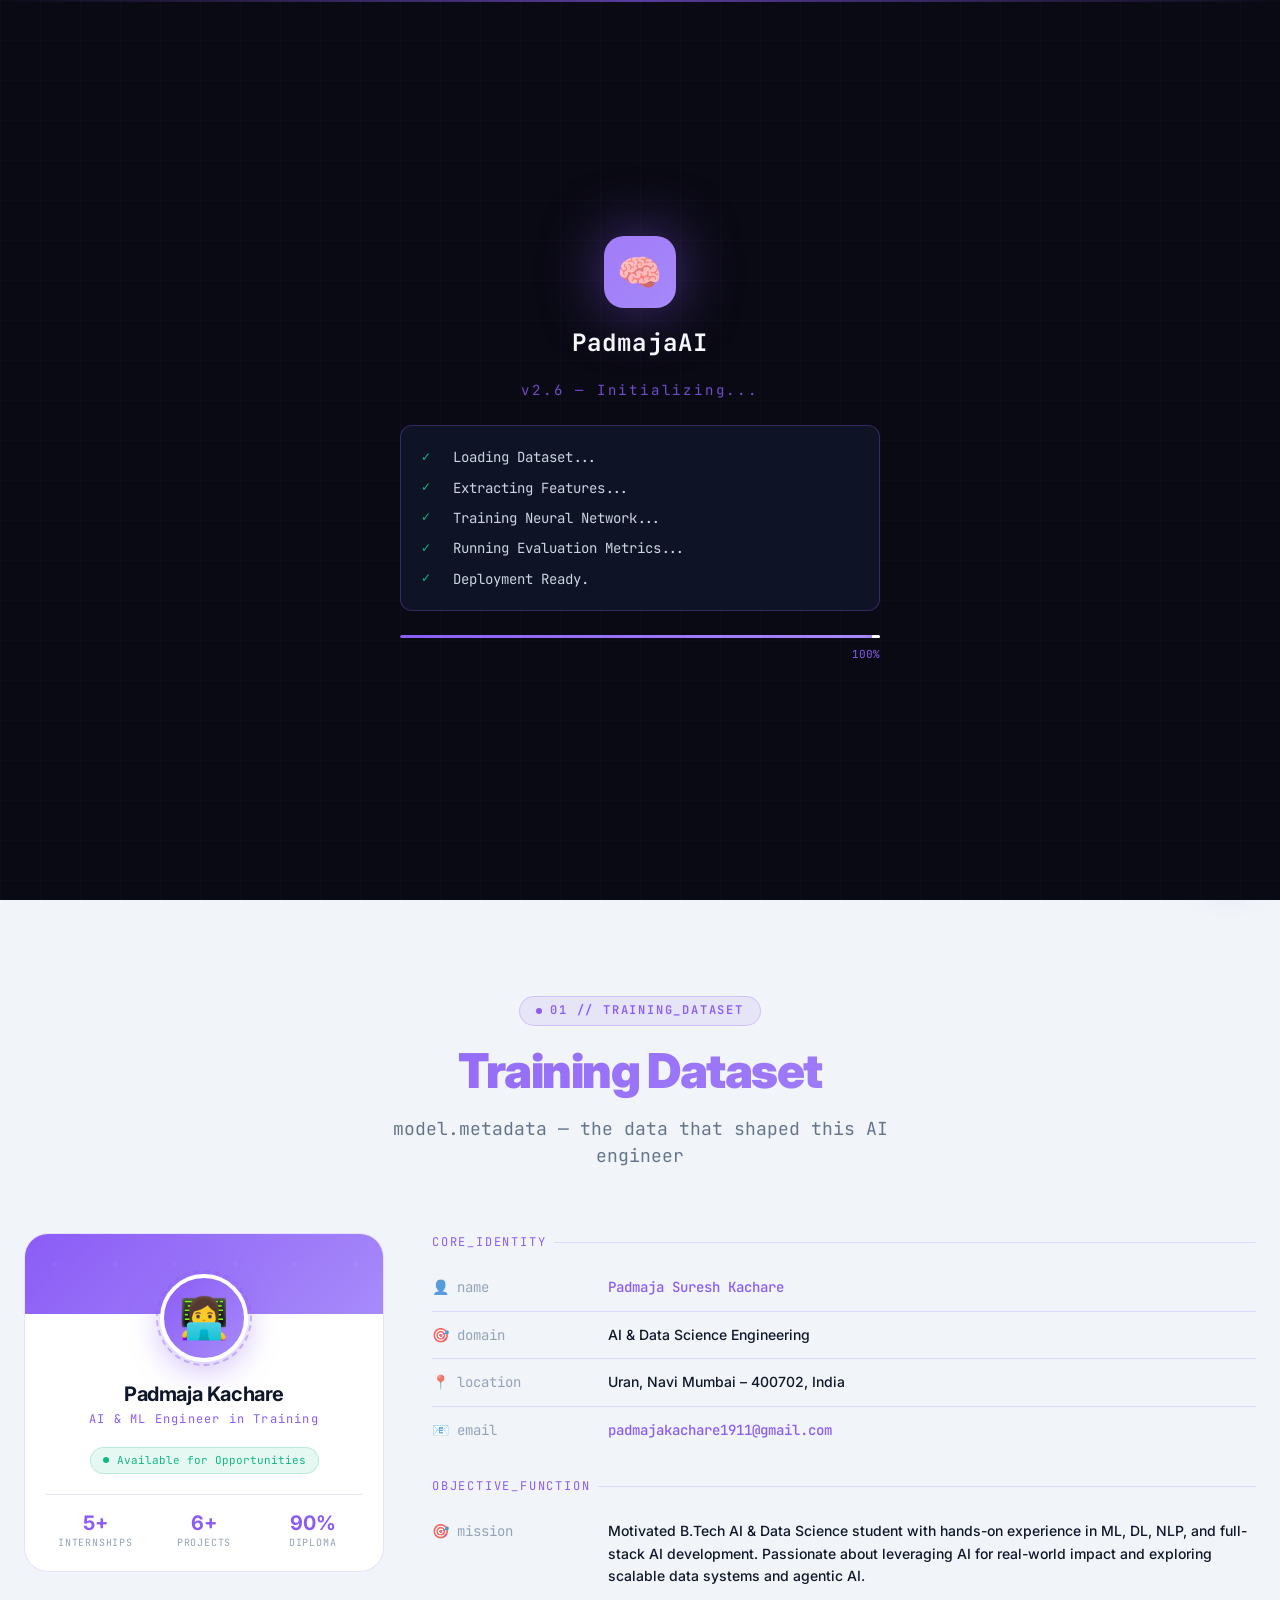
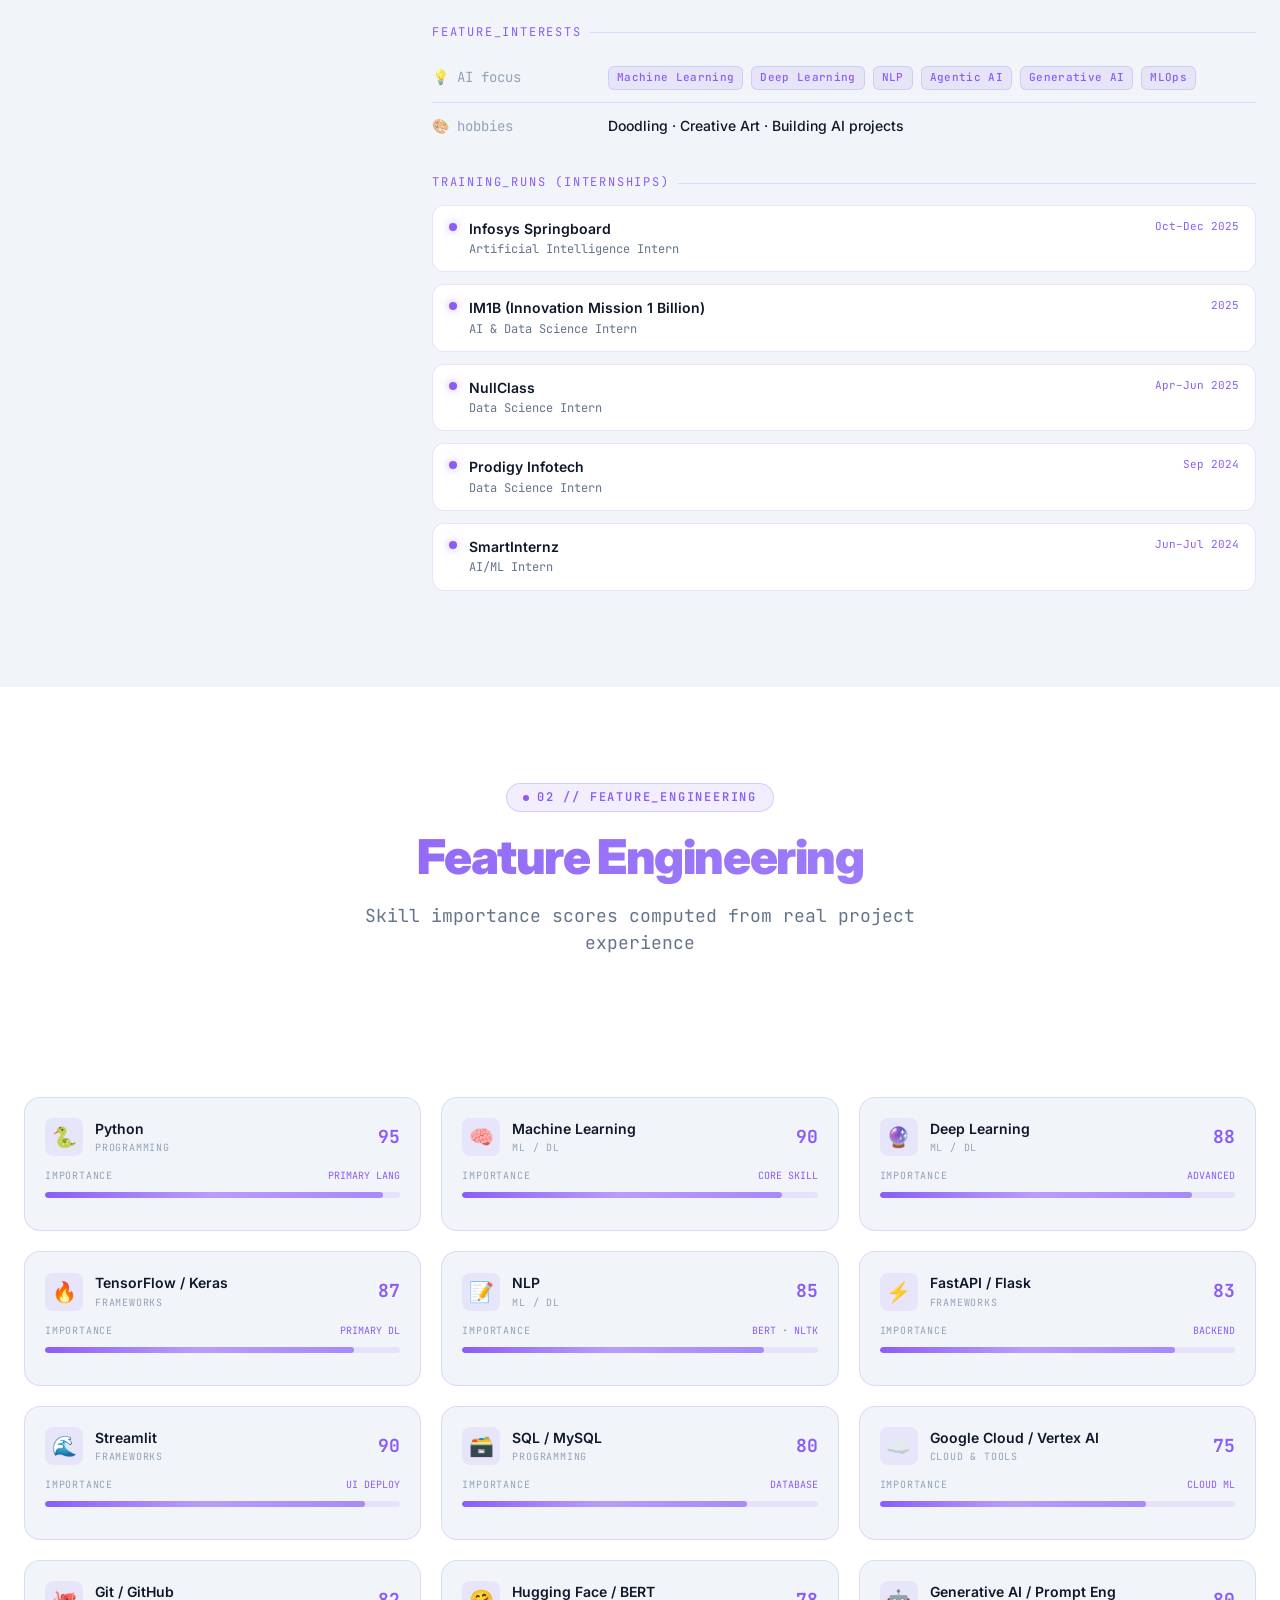
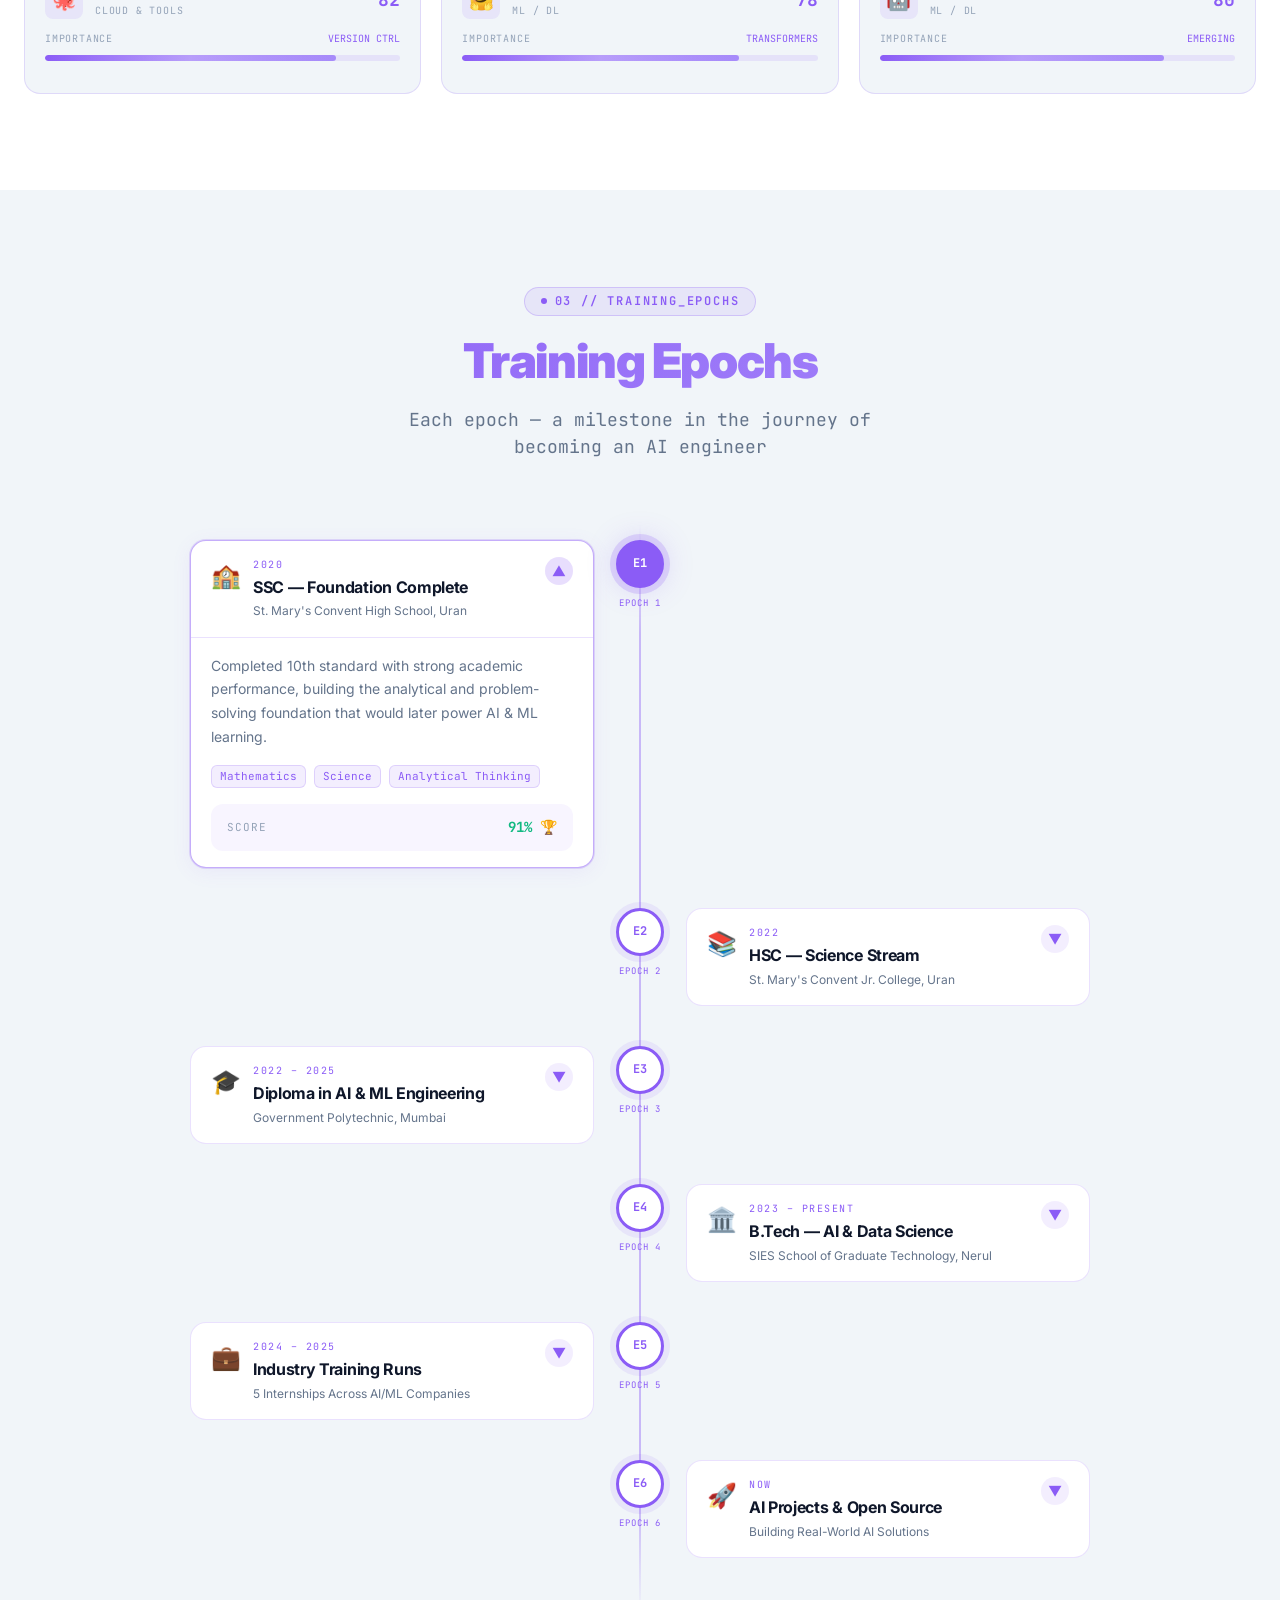
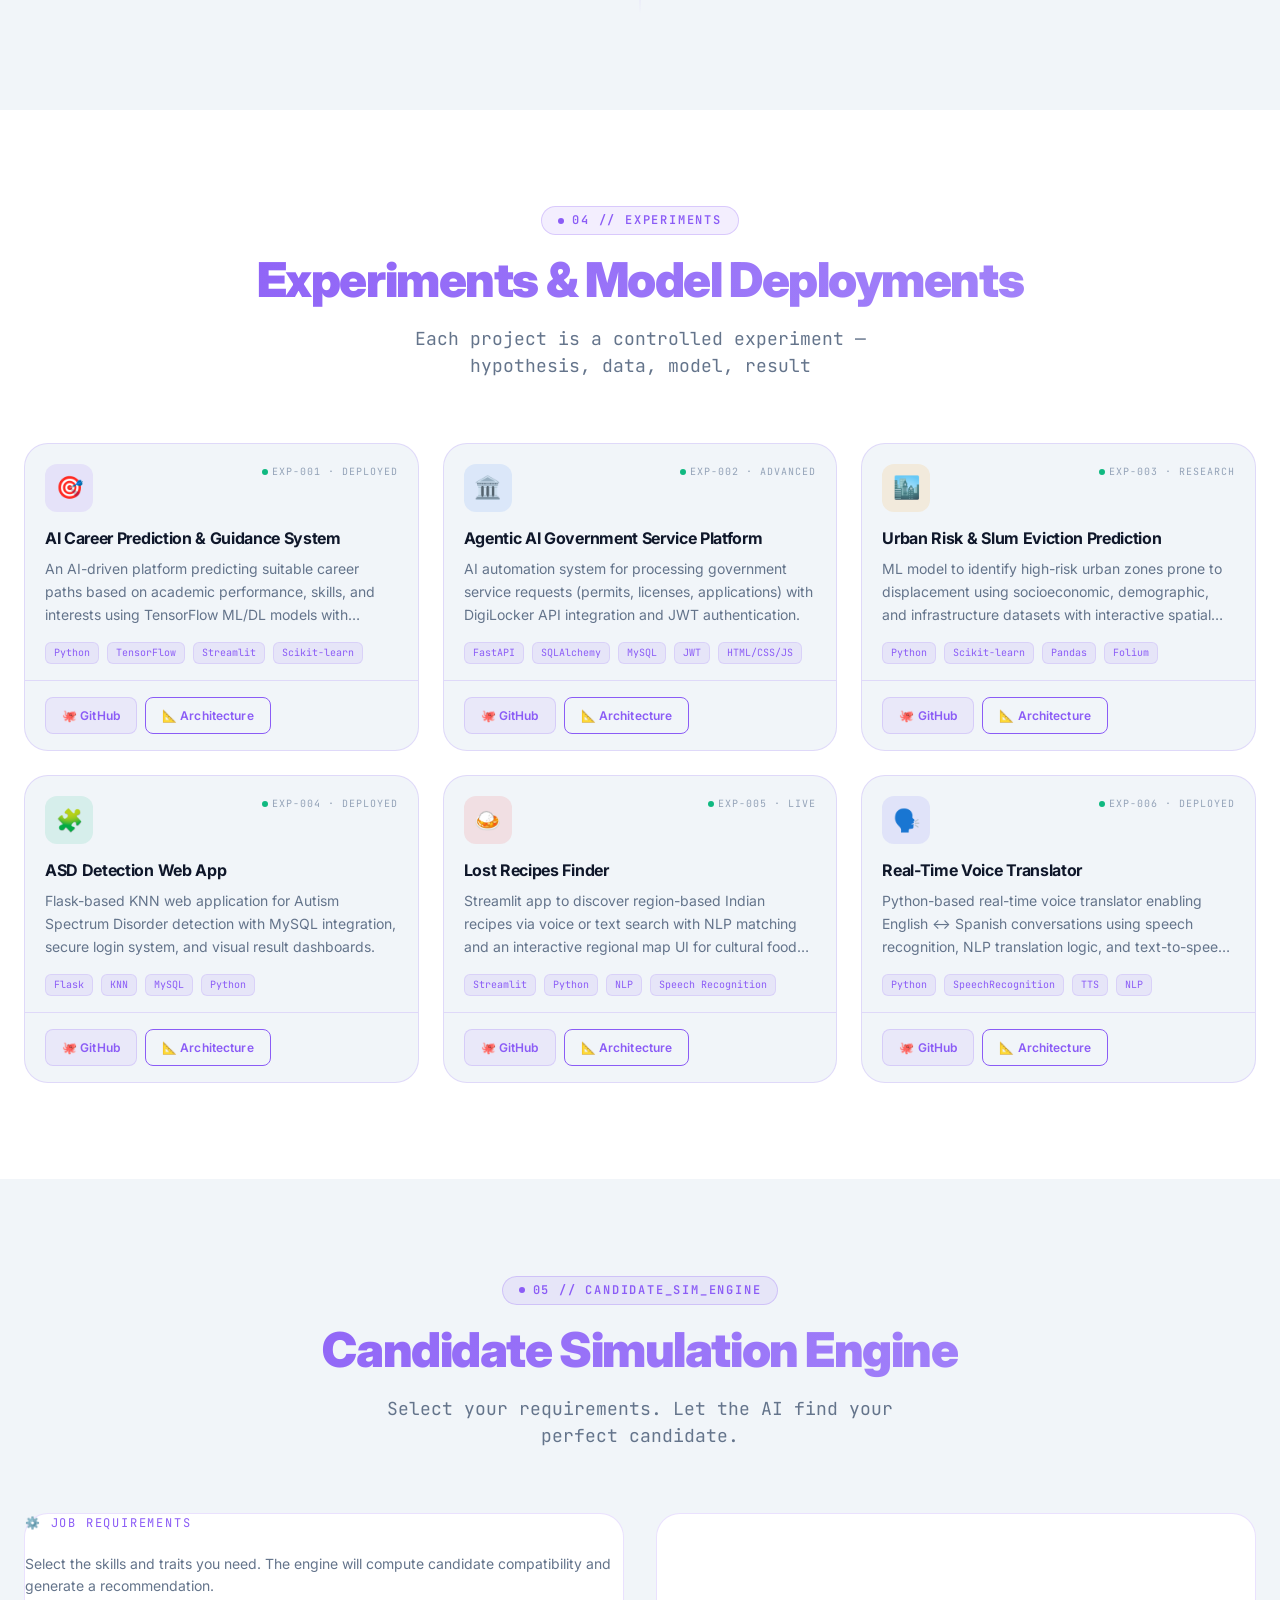
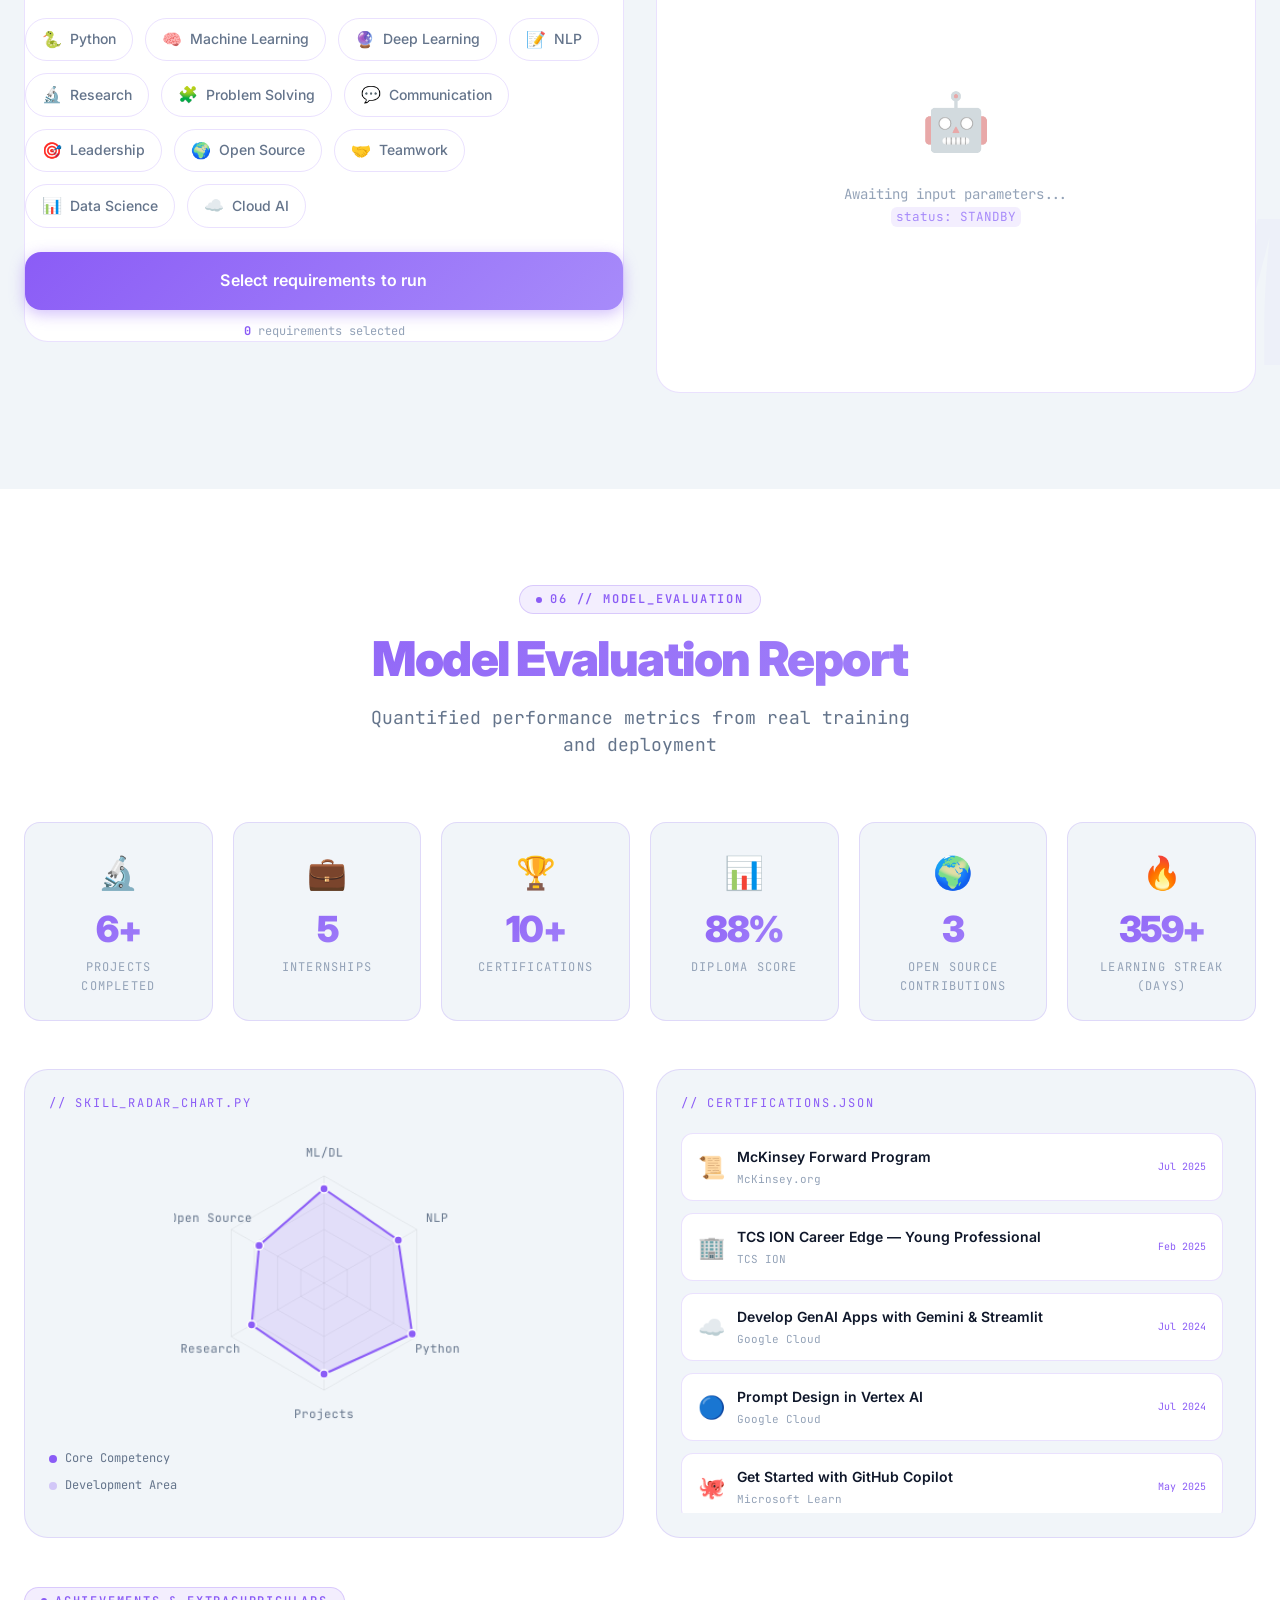
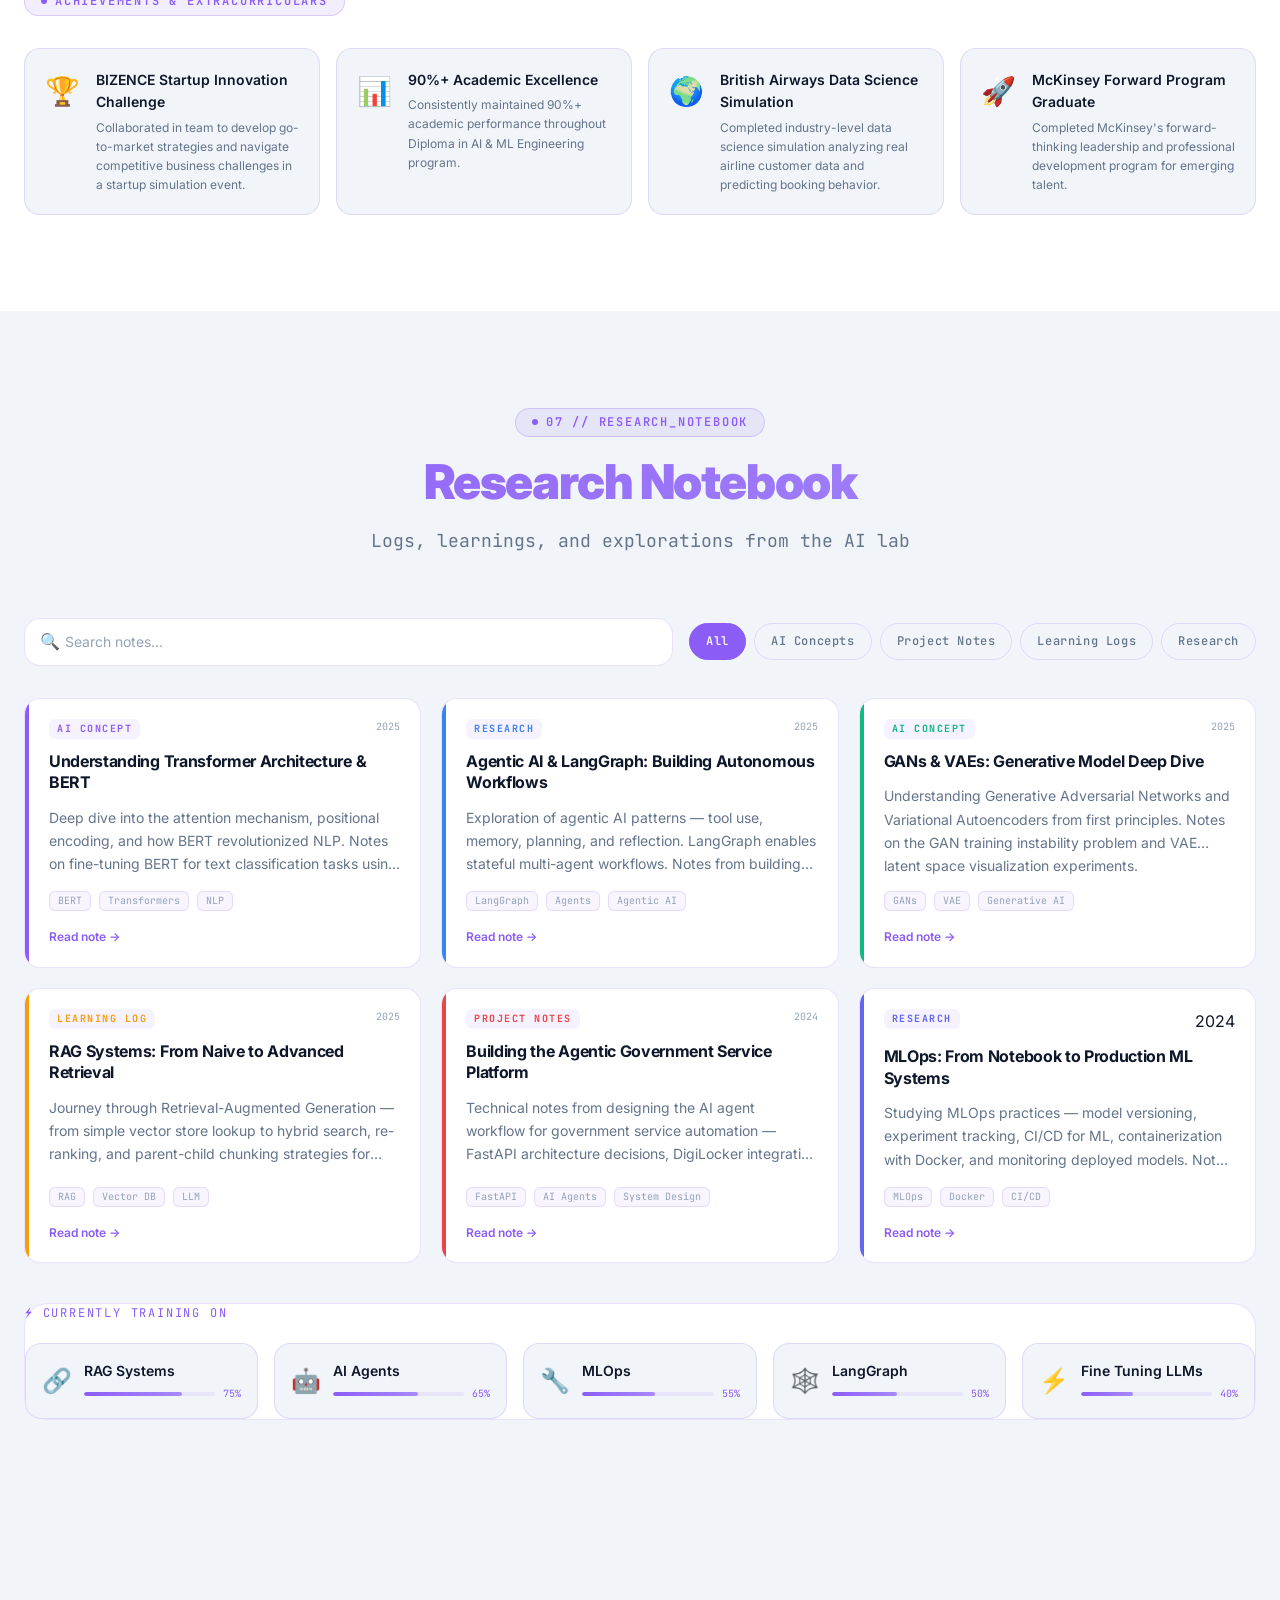
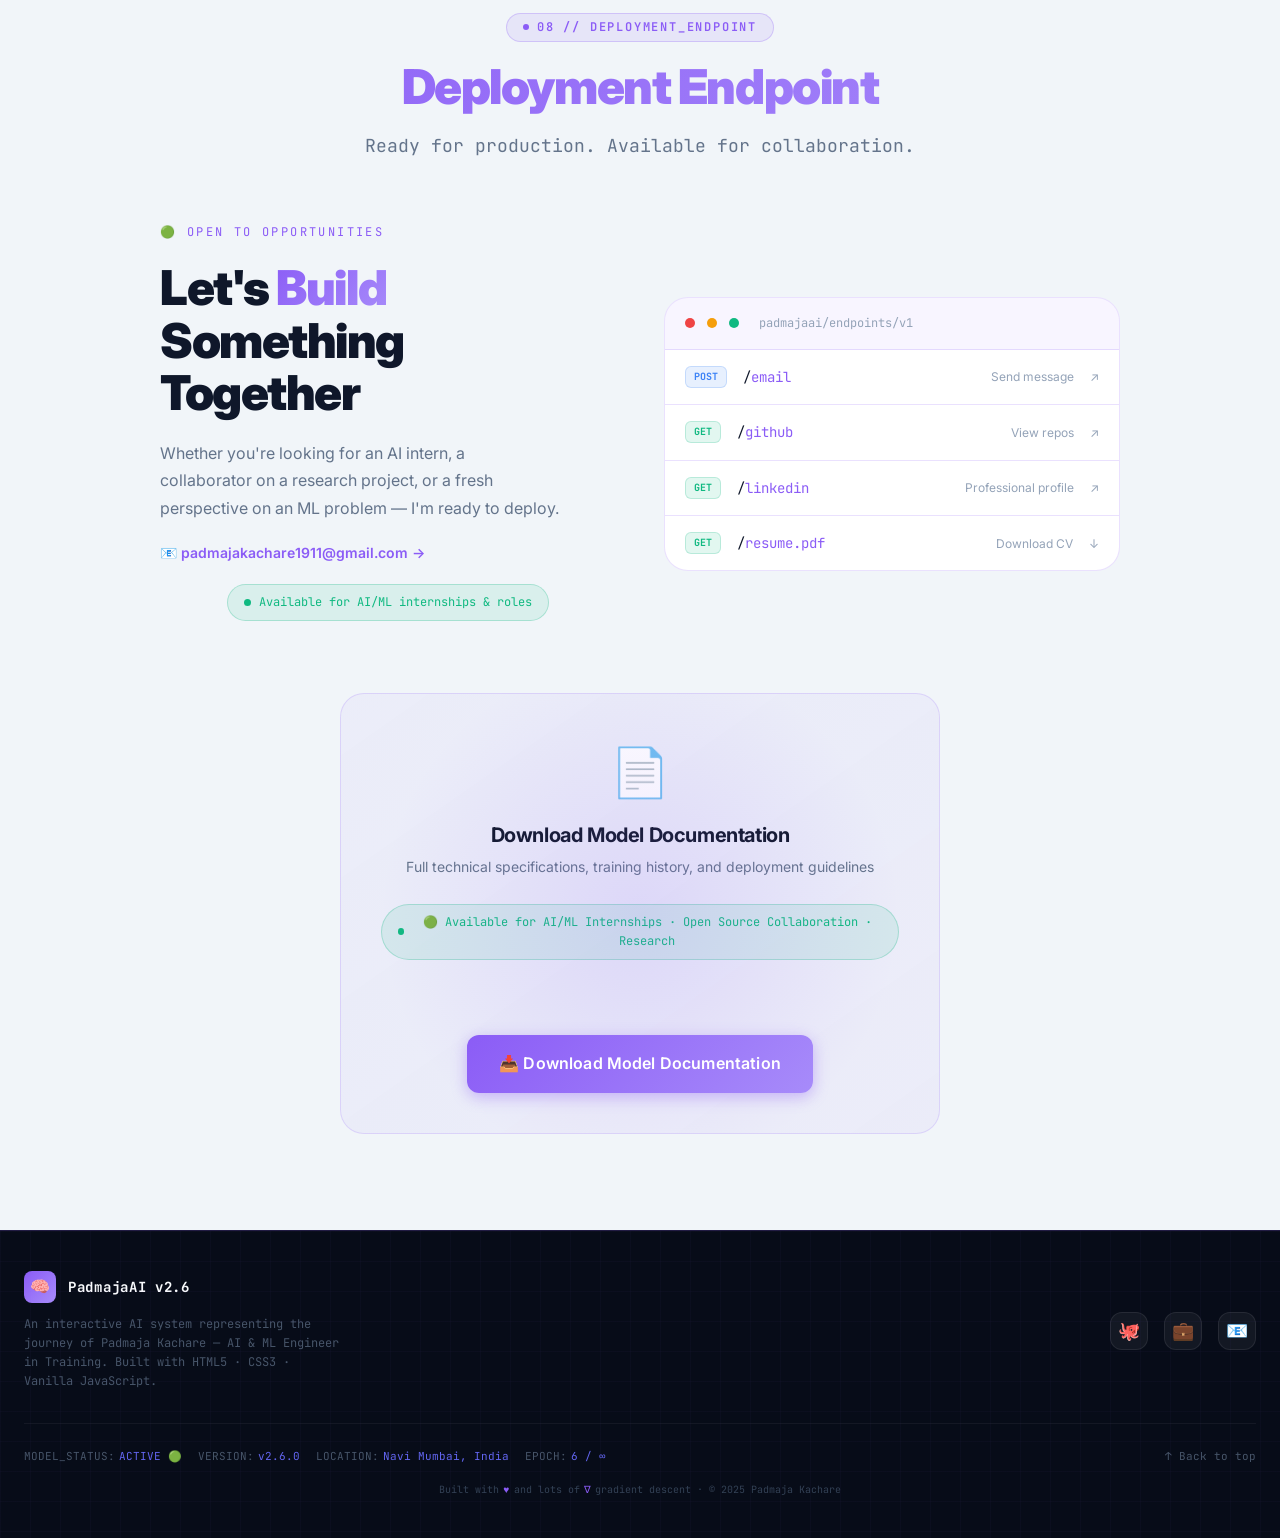
<file: index.html>
<!DOCTYPE html>
<html lang="en" data-theme="dark">
<head>
  <!--
    ╔══════════════════════════════════════════════════════════╗
    ║  PadmajaAI v2.6 — Portfolio Website                     ║
    ║  Author: Padmaja Suresh Kachare                         ║
    ║  GitHub: github.com/Padmajakachare1911                  ║
    ║  Built with: HTML5 + CSS3 + Vanilla JavaScript          ║
    ║  Deployable on: GitHub Pages (no build step needed)     ║
    ╚══════════════════════════════════════════════════════════╝
  -->

  <!-- ── META ─────────────────────────────────────────────── -->
  <meta charset="UTF-8" />
  <meta name="viewport" content="width=device-width, initial-scale=1.0" />
  <meta name="description" content="PadmajaAI v2.6 — Interactive AI portfolio of Padmaja Kachare, aspiring AI & Machine Learning Engineer. Explore projects, skills, and research in an immersive AI system experience." />
  <meta name="keywords" content="Padmaja Kachare, AI Engineer, Machine Learning, Deep Learning, NLP, Python, TensorFlow, Portfolio, Data Science" />
  <meta name="author" content="Padmaja Suresh Kachare" />

  <!-- Open Graph / Social -->
  <meta property="og:type"        content="website" />
  <meta property="og:title"       content="PadmajaAI v2.6 — AI Engineer Portfolio" />
  <meta property="og:description" content="Interactive AI-themed portfolio of Padmaja Kachare. AI Laboratory × Neural Network × Research Notebook." />
  <meta property="og:url"         content="https://padmajakachare1911.github.io" />
  <meta name="twitter:card"       content="summary_large_image" />

  <!-- ── TITLE ────────────────────────────────────────────── -->
  <title>PadmajaAI v2.6 — AI & ML Engineer Portfolio</title>

  <!-- ── FAVICON ──────────────────────────────────────────── -->
  <link rel="icon" type="image/svg+xml" href="data:image/svg+xml,<svg xmlns='http://www.w3.org/2000/svg' viewBox='0 0 100 100'><rect width='100' height='100' rx='20' fill='%238B5CF6'/><text y='.9em' font-size='80' x='10'>🧠</text></svg>" />

  <!-- ── FONTS ────────────────────────────────────────────── -->
  <link rel="preconnect" href="https://fonts.googleapis.com" />
  <link rel="preconnect" href="https://fonts.gstatic.com" crossorigin />
  <link href="https://fonts.googleapis.com/css2?family=Inter:wght@300;400;500;600;700;900&family=JetBrains+Mono:wght@400;500;600;700&display=swap" rel="stylesheet" />

  <!-- ── CSS ──────────────────────────────────────────────── -->
  <!-- CUSTOMIZATION: Import order matters — variables must be first -->
  <link rel="stylesheet" href="css/variables.css" />
  <link rel="stylesheet" href="css/global.css" />
  <link rel="stylesheet" href="css/navbar.css" />
  <link rel="stylesheet" href="css/hero.css" />
  <link rel="stylesheet" href="css/dataset.css" />
  <link rel="stylesheet" href="css/features.css" />
  <link rel="stylesheet" href="css/training.css" />
  <link rel="stylesheet" href="css/experiments.css" />
  <link rel="stylesheet" href="css/simulation.css" />
  <link rel="stylesheet" href="css/evaluation.css" />
  <link rel="stylesheet" href="css/research.css" />
  <link rel="stylesheet" href="css/chatbot.css" />
  <link rel="stylesheet" href="css/deployment.css" />
  <link rel="stylesheet" href="css/footer.css" />
  <link rel="stylesheet" href="css/responsive.css" />

  <!-- ── INLINE CRITICAL STYLES ───────────────────────────── -->
  <!-- Prevent flash of wrong theme before JS loads -->
  <style>
    /* Command palette overlay */
    #cmd-palette {
      position: fixed; inset: 0;
      background: rgba(0,0,0,0.6);
      backdrop-filter: blur(8px);
      z-index: 500;
      display: flex; align-items: flex-start; justify-content: center;
      padding-top: 15vh;
      opacity: 0; pointer-events: none;
      transition: opacity 0.2s ease;
    }
    #cmd-palette.active { opacity: 1; pointer-events: all; }

    .cmd-palette__inner {
      width: min(560px, calc(100vw - 3rem));
      background: var(--color-surface);
      border: 1px solid var(--color-border);
      border-radius: var(--radius-2xl);
      overflow: hidden;
      box-shadow: var(--shadow-xl);
      transform: translateY(-8px) scale(0.98);
      transition: transform 0.2s var(--transition-spring);
    }
    #cmd-palette.active .cmd-palette__inner { transform: translateY(0) scale(1); }

    .cmd-palette__header {
      display: flex; align-items: center; gap: 0.75rem;
      padding: 1rem 1.25rem;
      border-bottom: 1px solid var(--color-border);
    }
    .cmd-palette__search-icon { font-size: 18px; opacity: 0.5; }
    #cmd-input {
      flex: 1; background: none; border: none; outline: none;
      font-size: 1rem; color: var(--color-text);
      font-family: var(--font-primary);
    }
    #cmd-input::placeholder { color: var(--color-text-faint); }
    .cmd-palette__shortcut {
      font-family: var(--font-mono); font-size: 10px;
      color: var(--color-text-faint);
      background: rgba(139,92,246,0.1);
      padding: 2px 6px; border-radius: 4px;
    }

    #cmd-list { padding: 0.5rem; max-height: 380px; overflow-y: auto; }
    .cmd-item {
      display: flex; align-items: center; gap: 0.75rem;
      padding: 0.6rem 0.75rem;
      border-radius: 0.5rem;
      cursor: pointer;
      transition: background 0.15s;
    }
    .cmd-item:hover, .cmd-item--active {
      background: rgba(139,92,246,0.1);
    }
    .cmd-item__icon { font-size: 16px; flex-shrink: 0; }
    .cmd-item__label { font-size: 0.875rem; color: var(--color-text); }
    .cmd-empty {
      text-align: center; padding: 2rem;
      font-family: var(--font-mono); font-size: 0.75rem;
      color: var(--color-text-faint);
    }
    .cmd-palette__footer {
      padding: 0.5rem 1rem; border-top: 1px solid var(--color-border);
      display: flex; gap: 1rem; font-family: var(--font-mono); font-size: 10px;
      color: var(--color-text-faint);
    }
    .cmd-palette__footer kbd {
      background: rgba(139,92,246,0.1); color: var(--color-primary);
      padding: 1px 5px; border-radius: 3px; font-size: 10px;
    }

    /* Easter egg console */
    #easter-egg {
      position: fixed; inset: 0;
      background: rgba(0,0,0,0.85);
      z-index: 600; display: flex;
      align-items: center; justify-content: center;
      padding: 1.5rem;
      opacity: 0; pointer-events: none;
      transition: opacity 0.3s ease;
    }
    #easter-egg.active { opacity: 1; pointer-events: all; }

    .easter-egg__terminal {
      width: min(580px, 100%);
      background: #0d1117;
      border: 1px solid rgba(139,92,246,0.4);
      border-radius: 1rem;
      overflow: hidden;
      box-shadow: 0 0 60px rgba(139,92,246,0.2);
    }
    .easter-egg__bar {
      background: #161b22; padding: 0.75rem 1rem;
      display: flex; align-items: center; gap: 0.5rem;
      border-bottom: 1px solid rgba(139,92,246,0.2);
    }
    .easter-egg__dot { width: 12px; height: 12px; border-radius: 50%; }
    .easter-egg__title {
      flex: 1; text-align: center;
      font-family: var(--font-mono); font-size: 12px; color: #6B7280;
    }
    #easter-egg-close {
      color: #6B7280; cursor: pointer; font-size: 14px;
      background: none; border: none;
    }
    #easter-egg-close:hover { color: #EF4444; }

    #easter-output {
      padding: 1.25rem; font-family: var(--font-mono); font-size: 13px;
      color: #94A3B8; line-height: 1.8; min-height: 280px;
      max-height: 400px; overflow-y: auto;
    }
    #easter-output div { animation: fadeIn 0.1s ease both; }

    /* Initial metric card state (pre-animation) */
    .metric-card { opacity: 0; transform: translateY(12px); }
    .hero-reveal  { opacity: 0; transform: translateY(20px); transition: opacity 0.6s ease, transform 0.6s ease; }
    .hero-reveal.revealed { opacity: 1; transform: translateY(0); }
  </style>

  <!-- DARK MODE: Apply theme immediately before body renders to prevent flash -->
  <script src="js/darkmode.js"></script>
</head>

<body>

<!-- ════════════════════════════════════════════════════════════
     BOOT SEQUENCE OVERLAY
     Appears on first load, runs startup animation, then fades
════════════════════════════════════════════════════════════ -->
<div id="boot-overlay" role="status" aria-label="Initializing PadmajaAI">
  <div class="boot__logo">
    <div class="boot__logo-icon">🧠</div>
    <div class="boot__system-name">PadmajaAI</div>
    <div class="boot__version">v2.6 — Initializing...</div>
  </div>

  <div class="boot__log" id="boot-log" aria-live="polite">
    <!-- Steps injected by animations.js -->
  </div>

  <div class="boot__progress-wrap">
    <div class="boot__progress-track">
      <div class="boot__progress-fill" id="boot-progress"></div>
    </div>
    <div class="boot__progress-label" id="boot-progress-label">0%</div>
  </div>
</div>

<!-- ════════════════════════════════════════════════════════════
     COMMAND PALETTE (Ctrl+K)
════════════════════════════════════════════════════════════ -->
<div id="cmd-palette" role="dialog" aria-modal="true" aria-label="Command palette">
  <div class="cmd-palette__inner">
    <div class="cmd-palette__header">
      <span class="cmd-palette__search-icon">🔍</span>
      <input id="cmd-input" type="text" placeholder="Type a command or search..." autocomplete="off" />
      <span class="cmd-palette__shortcut">ESC to close</span>
    </div>
    <div id="cmd-list"><!-- Rendered by main.js --></div>
    <div class="cmd-palette__footer">
      <span><kbd>↑↓</kbd> Navigate</span>
      <span><kbd>Enter</kbd> Select</span>
      <span><kbd>Esc</kbd> Close</span>
    </div>
  </div>
</div>

<!-- ════════════════════════════════════════════════════════════
     EASTER EGG CONSOLE (type "help")
════════════════════════════════════════════════════════════ -->
<div id="easter-egg" role="dialog" aria-modal="true" aria-label="Secret AI console">
  <div class="easter-egg__terminal">
    <div class="easter-egg__bar">
      <span class="easter-egg__dot" style="background:#ef4444"></span>
      <span class="easter-egg__dot" style="background:#f59e0b"></span>
      <span class="easter-egg__dot" style="background:#10b981"></span>
      <span class="easter-egg__title">padmajaai — bash — 80×24</span>
      <button id="easter-egg-close" aria-label="Close console">✕</button>
    </div>
    <div id="easter-output" aria-live="polite"></div>
  </div>
</div>

<!-- ════════════════════════════════════════════════════════════
     NAVBAR — AI Pipeline Navigation
════════════════════════════════════════════════════════════ -->
<nav id="navbar" role="navigation" aria-label="Main navigation">
  <div class="navbar__status-bar"></div>
  <div class="navbar__inner">
    <!-- Logo -->
    <a href="#hero" class="navbar__logo" aria-label="PadmajaAI home">
      <div class="navbar__logo-icon">🧠</div>
      <div class="navbar__logo-text">
        <span class="navbar__logo-name">PadmajaAI</span>
        <span class="navbar__logo-version">v2.6 ● ACTIVE</span>
      </div>
    </a>

    <!-- Desktop Nav — AI Pipeline sections -->
    <nav class="navbar__nav" aria-label="Site sections">
      <a href="#dataset"     class="navbar__link"><span class="nav-index">01</span> Dataset</a>
      <a href="#features"    class="navbar__link"><span class="nav-index">02</span> Features</a>
      <a href="#training"    class="navbar__link"><span class="nav-index">03</span> Training</a>
      <a href="#experiments" class="navbar__link"><span class="nav-index">04</span> Experiments</a>
      <a href="#simulation"  class="navbar__link"><span class="nav-index">05</span> Simulation</a>
      <a href="#evaluation"  class="navbar__link"><span class="nav-index">06</span> Evaluation</a>
      <a href="#research"    class="navbar__link"><span class="nav-index">07</span> Research</a>
      <a href="#deployment"  class="navbar__link"><span class="nav-index">08</span> Deployment</a>
    </nav>

    <!-- Actions -->
    <div class="navbar__actions">
      <button class="navbar__cmd" id="cmd-palette-btn" aria-label="Open command palette">
        <kbd>Ctrl</kbd><kbd>K</kbd>
        <span>Command</span>
      </button>
      <button class="theme-toggle" id="theme-toggle" aria-label="Toggle dark/light mode" title="Toggle theme">🌙</button>
      <button class="navbar__hamburger" id="hamburger" aria-label="Toggle mobile menu" aria-expanded="false">
        <span></span><span></span><span></span>
      </button>
    </div>
  </div>

  <!-- Mobile drawer -->
  <div class="navbar__mobile-menu" id="mobile-menu" role="menu">
    <a href="#dataset"     class="navbar__link" role="menuitem">01 Dataset</a>
    <a href="#features"    class="navbar__link" role="menuitem">02 Features</a>
    <a href="#training"    class="navbar__link" role="menuitem">03 Training</a>
    <a href="#experiments" class="navbar__link" role="menuitem">04 Experiments</a>
    <a href="#simulation"  class="navbar__link" role="menuitem">05 Simulation</a>
    <a href="#evaluation"  class="navbar__link" role="menuitem">06 Evaluation</a>
    <a href="#research"    class="navbar__link" role="menuitem">07 Research</a>
    <a href="#deployment"  class="navbar__link" role="menuitem">08 Deployment</a>
  </div>
</nav>

<!-- ════════════════════════════════════════════════════════════
     HERO SECTION — Landing / Headline
════════════════════════════════════════════════════════════ -->
<section id="hero" aria-label="Hero section">
  <canvas id="neural-canvas" aria-hidden="true"></canvas>
  <div class="hero__orb hero__orb--1" aria-hidden="true"></div>
  <div class="hero__orb hero__orb--2" aria-hidden="true"></div>

  <div class="hero__inner">
    <!-- Left: Content -->
    <div class="hero__content">
      <div class="hero__system-badge hero-reveal">
        SYSTEM ONLINE — PadmajaAI v2.6
      </div>

      <div class="hero__headline">
        <p class="hero__pre-title hero-reveal" style="transition-delay:0.1s">
          Hello, World. I'm
        </p>
        <h1 class="hero__title hero-reveal" style="transition-delay:0.2s">
          Padmaja<br>Kachare
        </h1>
        <p class="hero__subtitle hero-reveal" style="transition-delay:0.3s">
          <span id="hero-typing-text"></span><span class="typewriter-cursor" aria-hidden="true"></span>
        </p>
      </div>

      <div class="hero__cta-group hero-reveal" style="transition-delay:0.45s">
        <a href="#experiments" class="btn btn--primary" id="btn-view-projects">
          🔬 View Experiments
        </a>
        <a href="#simulation" class="btn btn--outline" id="btn-run-sim">
          ▶ Run Simulation
        </a>
      </div>

      <div class="hero__scroll-hint hero-reveal" style="transition-delay:0.6s" aria-hidden="true">
        <svg width="16" height="16" viewBox="0 0 24 24" fill="none" stroke="currentColor" stroke-width="2">
          <path d="M12 5v14M5 12l7 7 7-7"/>
        </svg>
        Scroll to explore the pipeline
      </div>
    </div>

    <!-- Right: Live Metrics Panel -->
    <div class="hero__metrics" aria-label="Live AI metrics">
      <div class="hero__metrics-header">
        <span class="hero__metrics-title">// live_metrics.json</span>
        <span class="hero__metrics-live">LIVE</span>
      </div>

      <!-- CUSTOMIZATION: Update values and labels as needed -->
      <div class="metric-card" role="listitem">
        <div class="metric-card__icon">🔥</div>
        <div class="metric-card__info">
          <div class="metric-card__label">CURIOSITY_SCORE</div>
          <div class="metric-card__value">99.1%</div>
        </div>
        <div class="metric-card__bar">
          <div class="progress-track">
            <div class="progress-fill" data-progress="99"></div>
          </div>
        </div>
      </div>

      <div class="metric-card" role="listitem">
        <div class="metric-card__icon">📈</div>
        <div class="metric-card__info">
          <div class="metric-card__label">RESEARCH_MOMENTUM</div>
          <div class="metric-card__value">High ↑</div>
        </div>
        <div class="metric-card__bar">
          <div class="progress-track">
            <div class="progress-fill" data-progress="85"></div>
          </div>
        </div>
      </div>

      <div class="metric-card" role="listitem">
        <div class="metric-card__icon">⚡</div>
        <div class="metric-card__info">
          <div class="metric-card__label">LEARNING_RATE</div>
          <div class="metric-card__value">α = 0.032</div>
        </div>
        <div class="metric-card__bar">
          <div class="progress-track">
            <div class="progress-fill" data-progress="90"></div>
          </div>
        </div>
      </div>

      <div class="metric-card" role="listitem">
        <div class="metric-card__icon">🌍</div>
        <div class="metric-card__info">
          <div class="metric-card__label">OPEN_SOURCE_ACTIVITY</div>
          <div class="metric-card__value">Active 🟢</div>
        </div>
        <div class="metric-card__bar">
          <div class="progress-track">
            <div class="progress-fill" data-progress="70"></div>
          </div>
        </div>
      </div>

      <div class="metric-card" role="listitem">
        <div class="metric-card__icon">🎯</div>
        <div class="metric-card__info">
          <div class="metric-card__label">OVERFITTING_RISK</div>
          <div class="metric-card__value">LOW ✓</div>
        </div>
        <div class="metric-card__bar">
          <div class="progress-track">
            <div class="progress-fill" data-progress="12"></div>
          </div>
        </div>
      </div>
    </div>
  </div>
</section>

<!-- ════════════════════════════════════════════════════════════
     DATASET SECTION — About Me
════════════════════════════════════════════════════════════ -->
<section id="dataset" class="section section--alt" aria-labelledby="dataset-title">
  <div class="container">
    <div class="section-header reveal">
      <div class="section-header__label">01 // training_dataset</div>
      <h2 class="section-header__title" id="dataset-title">Training Dataset</h2>
      <p class="section-header__subtitle">model.metadata — the data that shaped this AI engineer</p>
    </div>

    <div class="dataset__grid">
      <!-- Profile Card -->
      <div class="reveal reveal--left">
        <div class="dataset__profile-card">
          <div class="profile-card__header"></div>
          <div class="profile-card__avatar-wrap">
            <div class="profile-card__avatar" aria-label="Padmaja Kachare avatar">👩‍💻</div>
          </div>
          <div class="profile-card__body">
            <h3 class="profile-card__name">Padmaja Kachare</h3>
            <div class="profile-card__role">AI & ML Engineer in Training</div>
            <div class="profile-card__status">Available for Opportunities</div>
            <div class="profile-card__stats">
              <div class="profile-stat">
                <div class="profile-stat__value">5+</div>
                <div class="profile-stat__label">Internships</div>
              </div>
              <div class="profile-stat">
                <div class="profile-stat__value">6+</div>
                <div class="profile-stat__label">Projects</div>
              </div>
              <div class="profile-stat">
                <div class="profile-stat__value">90%</div>
                <div class="profile-stat__label">Diploma</div>
              </div>
            </div>
          </div>
        </div>
      </div>

      <!-- Metadata Panel -->
      <div class="dataset__meta reveal reveal--right">
        <!-- SECTION: Core Identity -->
        <div>
          <div class="dataset__schema-title">core_identity</div>
          <div class="meta-row">
            <span class="meta-key"><span class="key-icon">👤</span> name</span>
            <span class="meta-value meta-value--accent">Padmaja Suresh Kachare</span>
          </div>
          <div class="meta-row">
            <span class="meta-key"><span class="key-icon">🎯</span> domain</span>
            <span class="meta-value">AI & Data Science Engineering</span>
          </div>
          <div class="meta-row">
            <span class="meta-key"><span class="key-icon">📍</span> location</span>
            <span class="meta-value">Uran, Navi Mumbai – 400702, India</span>
          </div>
          <div class="meta-row">
            <span class="meta-key"><span class="key-icon">📧</span> email</span>
            <span class="meta-value meta-value--accent">padmajakachare1911@gmail.com</span>
          </div>
        </div>

        <!-- SECTION: Objective -->
        <div>
          <div class="dataset__schema-title">objective_function</div>
          <div class="meta-row">
            <span class="meta-key"><span class="key-icon">🎯</span> mission</span>
            <span class="meta-value">Motivated B.Tech AI & Data Science student with hands-on experience in ML, DL, NLP, and full-stack AI development. Passionate about leveraging AI for real-world impact and exploring scalable data systems and agentic AI.</span>
          </div>
        </div>

        <!-- SECTION: Interests -->
        <div>
          <div class="dataset__schema-title">feature_interests</div>
          <div class="meta-row">
            <span class="meta-key"><span class="key-icon">💡</span> AI focus</span>
            <div class="meta-value">
              <div class="tag-list">
                <span class="tag">Machine Learning</span>
                <span class="tag">Deep Learning</span>
                <span class="tag">NLP</span>
                <span class="tag">Agentic AI</span>
                <span class="tag">Generative AI</span>
                <span class="tag">MLOps</span>
              </div>
            </div>
          </div>
          <div class="meta-row">
            <span class="meta-key"><span class="key-icon">🎨</span> hobbies</span>
            <span class="meta-value">Doodling · Creative Art · Building AI projects</span>
          </div>
        </div>

        <!-- SECTION: Internship History -->
        <div>
          <div class="dataset__schema-title">training_runs (internships)</div>
          <div class="internship-list">
            <div class="internship-item">
              <div class="internship-dot"></div>
              <div class="internship-info">
                <div class="internship-company">Infosys Springboard</div>
                <div class="internship-role">Artificial Intelligence Intern</div>
              </div>
              <div class="internship-period">Oct–Dec 2025</div>
            </div>
            <div class="internship-item">
              <div class="internship-dot"></div>
              <div class="internship-info">
                <div class="internship-company">IM1B (Innovation Mission 1 Billion)</div>
                <div class="internship-role">AI & Data Science Intern</div>
              </div>
              <div class="internship-period">2025</div>
            </div>
            <div class="internship-item">
              <div class="internship-dot"></div>
              <div class="internship-info">
                <div class="internship-company">NullClass</div>
                <div class="internship-role">Data Science Intern</div>
              </div>
              <div class="internship-period">Apr–Jun 2025</div>
            </div>
            <div class="internship-item">
              <div class="internship-dot"></div>
              <div class="internship-info">
                <div class="internship-company">Prodigy Infotech</div>
                <div class="internship-role">Data Science Intern</div>
              </div>
              <div class="internship-period">Sep 2024</div>
            </div>
            <div class="internship-item">
              <div class="internship-dot"></div>
              <div class="internship-info">
                <div class="internship-company">SmartInternz</div>
                <div class="internship-role">AI/ML Intern</div>
              </div>
              <div class="internship-period">Jun–Jul 2024</div>
            </div>
          </div>
        </div>
      </div>
    </div>
  </div>
</section>

<!-- ════════════════════════════════════════════════════════════
     FEATURES SECTION — Skills
════════════════════════════════════════════════════════════ -->
<section id="features" class="section" aria-labelledby="features-title">
  <div class="container">
    <div class="section-header reveal">
      <div class="section-header__label">02 // feature_engineering</div>
      <h2 class="section-header__title" id="features-title">Feature Engineering</h2>
      <p class="section-header__subtitle">Skill importance scores computed from real project experience</p>
    </div>

    <!-- Category Filter Tabs -->
    <div class="features__tabs reveal">
      <button class="features__tab active" data-filter="all">All Features</button>
      <button class="features__tab" data-filter="programming">Programming</button>
      <button class="features__tab" data-filter="ml">ML / DL</button>
      <button class="features__tab" data-filter="frameworks">Frameworks</button>
      <button class="features__tab" data-filter="cloud">Cloud & Tools</button>
    </div>

    <!-- Skills Grid -->
    <div class="features__grid stagger">
      <!-- CUSTOMIZATION: Add/remove skill cards as needed -->

      <div class="skill-card reveal" data-category="programming">
        <div class="skill-card__header">
          <div class="skill-card__left">
            <div class="skill-card__icon">🐍</div>
            <div>
              <div class="skill-card__name">Python</div>
              <div class="skill-card__category">Programming</div>
            </div>
          </div>
          <div class="skill-card__score">95</div>
        </div>
        <div class="skill-card__bar">
          <div class="skill-card__bar-label">
            <span class="bar-label-left">IMPORTANCE</span>
            <span class="bar-label-right">PRIMARY LANG</span>
          </div>
          <div class="progress-track"><div class="progress-fill" data-progress="95"></div></div>
        </div>
        <div class="skill-card__tooltip">
          <div class="tooltip-row"><span class="tooltip-key">Projects</span><span class="tooltip-value">All 6 projects</span></div>
          <div class="tooltip-row"><span class="tooltip-key">Experience</span><span class="tooltip-value">3+ years</span></div>
          <div class="tooltip-row"><span class="tooltip-key">Confidence</span><span class="tooltip-value">Expert</span></div>
        </div>
      </div>

      <div class="skill-card reveal" data-category="ml">
        <div class="skill-card__header">
          <div class="skill-card__left">
            <div class="skill-card__icon">🧠</div>
            <div>
              <div class="skill-card__name">Machine Learning</div>
              <div class="skill-card__category">ML / DL</div>
            </div>
          </div>
          <div class="skill-card__score">90</div>
        </div>
        <div class="skill-card__bar">
          <div class="skill-card__bar-label">
            <span class="bar-label-left">IMPORTANCE</span>
            <span class="bar-label-right">CORE SKILL</span>
          </div>
          <div class="progress-track"><div class="progress-fill" data-progress="90"></div></div>
        </div>
        <div class="skill-card__tooltip">
          <div class="tooltip-row"><span class="tooltip-key">Projects</span><span class="tooltip-value">Career Pred, ASD, Urban Risk</span></div>
          <div class="tooltip-row"><span class="tooltip-key">Algorithms</span><span class="tooltip-value">KNN, Decision Trees, RF</span></div>
          <div class="tooltip-row"><span class="tooltip-key">Confidence</span><span class="tooltip-value">Advanced</span></div>
        </div>
      </div>

      <div class="skill-card reveal" data-category="ml">
        <div class="skill-card__header">
          <div class="skill-card__left">
            <div class="skill-card__icon">🔮</div>
            <div>
              <div class="skill-card__name">Deep Learning</div>
              <div class="skill-card__category">ML / DL</div>
            </div>
          </div>
          <div class="skill-card__score">88</div>
        </div>
        <div class="skill-card__bar">
          <div class="skill-card__bar-label">
            <span class="bar-label-left">IMPORTANCE</span>
            <span class="bar-label-right">ADVANCED</span>
          </div>
          <div class="progress-track"><div class="progress-fill" data-progress="88"></div></div>
        </div>
        <div class="skill-card__tooltip">
          <div class="tooltip-row"><span class="tooltip-key">Architectures</span><span class="tooltip-value">RNN, LSTM, GRU, GANs, VAE</span></div>
          <div class="tooltip-row"><span class="tooltip-key">Projects</span><span class="tooltip-value">AI Career Pred, Research</span></div>
          <div class="tooltip-row"><span class="tooltip-key">Confidence</span><span class="tooltip-value">Advanced</span></div>
        </div>
      </div>

      <div class="skill-card reveal" data-category="frameworks">
        <div class="skill-card__header">
          <div class="skill-card__left">
            <div class="skill-card__icon">🔥</div>
            <div>
              <div class="skill-card__name">TensorFlow / Keras</div>
              <div class="skill-card__category">Frameworks</div>
            </div>
          </div>
          <div class="skill-card__score">87</div>
        </div>
        <div class="skill-card__bar">
          <div class="skill-card__bar-label">
            <span class="bar-label-left">IMPORTANCE</span>
            <span class="bar-label-right">PRIMARY DL</span>
          </div>
          <div class="progress-track"><div class="progress-fill" data-progress="87"></div></div>
        </div>
        <div class="skill-card__tooltip">
          <div class="tooltip-row"><span class="tooltip-key">Projects</span><span class="tooltip-value">AI Career Prediction System</span></div>
          <div class="tooltip-row"><span class="tooltip-key">Experience</span><span class="tooltip-value">2+ years</span></div>
          <div class="tooltip-row"><span class="tooltip-key">Confidence</span><span class="tooltip-value">Advanced</span></div>
        </div>
      </div>

      <div class="skill-card reveal" data-category="ml">
        <div class="skill-card__header">
          <div class="skill-card__left">
            <div class="skill-card__icon">📝</div>
            <div>
              <div class="skill-card__name">NLP</div>
              <div class="skill-card__category">ML / DL</div>
            </div>
          </div>
          <div class="skill-card__score">85</div>
        </div>
        <div class="skill-card__bar">
          <div class="skill-card__bar-label">
            <span class="bar-label-left">IMPORTANCE</span>
            <span class="bar-label-right">BERT · NLTK</span>
          </div>
          <div class="progress-track"><div class="progress-fill" data-progress="85"></div></div>
        </div>
        <div class="skill-card__tooltip">
          <div class="tooltip-row"><span class="tooltip-key">Projects</span><span class="tooltip-value">Translator, Tokenizer, Lost Recipes</span></div>
          <div class="tooltip-row"><span class="tooltip-key">Models</span><span class="tooltip-value">BERT, Hugging Face</span></div>
          <div class="tooltip-row"><span class="tooltip-key">Confidence</span><span class="tooltip-value">Advanced</span></div>
        </div>
      </div>

      <div class="skill-card reveal" data-category="frameworks">
        <div class="skill-card__header">
          <div class="skill-card__left">
            <div class="skill-card__icon">⚡</div>
            <div>
              <div class="skill-card__name">FastAPI / Flask</div>
              <div class="skill-card__category">Frameworks</div>
            </div>
          </div>
          <div class="skill-card__score">83</div>
        </div>
        <div class="skill-card__bar">
          <div class="skill-card__bar-label">
            <span class="bar-label-left">IMPORTANCE</span>
            <span class="bar-label-right">BACKEND</span>
          </div>
          <div class="progress-track"><div class="progress-fill" data-progress="83"></div></div>
        </div>
        <div class="skill-card__tooltip">
          <div class="tooltip-row"><span class="tooltip-key">Projects</span><span class="tooltip-value">Agentic Gov Platform, ASD App</span></div>
          <div class="tooltip-row"><span class="tooltip-key">APIs</span><span class="tooltip-value">REST, JWT, SQLAlchemy</span></div>
          <div class="tooltip-row"><span class="tooltip-key">Confidence</span><span class="tooltip-value">Proficient</span></div>
        </div>
      </div>

      <div class="skill-card reveal" data-category="frameworks">
        <div class="skill-card__header">
          <div class="skill-card__left">
            <div class="skill-card__icon">🌊</div>
            <div>
              <div class="skill-card__name">Streamlit</div>
              <div class="skill-card__category">Frameworks</div>
            </div>
          </div>
          <div class="skill-card__score">90</div>
        </div>
        <div class="skill-card__bar">
          <div class="skill-card__bar-label">
            <span class="bar-label-left">IMPORTANCE</span>
            <span class="bar-label-right">UI DEPLOY</span>
          </div>
          <div class="progress-track"><div class="progress-fill" data-progress="90"></div></div>
        </div>
        <div class="skill-card__tooltip">
          <div class="tooltip-row"><span class="tooltip-key">Projects</span><span class="tooltip-value">Career Pred, Lost Recipes</span></div>
          <div class="tooltip-row"><span class="tooltip-key">Experience</span><span class="tooltip-value">2+ years</span></div>
          <div class="tooltip-row"><span class="tooltip-key">Confidence</span><span class="tooltip-value">Expert</span></div>
        </div>
      </div>

      <div class="skill-card reveal" data-category="programming">
        <div class="skill-card__header">
          <div class="skill-card__left">
            <div class="skill-card__icon">🗃️</div>
            <div>
              <div class="skill-card__name">SQL / MySQL</div>
              <div class="skill-card__category">Programming</div>
            </div>
          </div>
          <div class="skill-card__score">80</div>
        </div>
        <div class="skill-card__bar">
          <div class="skill-card__bar-label">
            <span class="bar-label-left">IMPORTANCE</span>
            <span class="bar-label-right">DATABASE</span>
          </div>
          <div class="progress-track"><div class="progress-fill" data-progress="80"></div></div>
        </div>
        <div class="skill-card__tooltip">
          <div class="tooltip-row"><span class="tooltip-key">Projects</span><span class="tooltip-value">Agentic Gov Platform, ASD App</span></div>
          <div class="tooltip-row"><span class="tooltip-key">Tools</span><span class="tooltip-value">MySQL, XAMPP, SQLAlchemy</span></div>
          <div class="tooltip-row"><span class="tooltip-key">Confidence</span><span class="tooltip-value">Proficient</span></div>
        </div>
      </div>

      <div class="skill-card reveal" data-category="cloud">
        <div class="skill-card__header">
          <div class="skill-card__left">
            <div class="skill-card__icon">☁️</div>
            <div>
              <div class="skill-card__name">Google Cloud / Vertex AI</div>
              <div class="skill-card__category">Cloud & Tools</div>
            </div>
          </div>
          <div class="skill-card__score">75</div>
        </div>
        <div class="skill-card__bar">
          <div class="skill-card__bar-label">
            <span class="bar-label-left">IMPORTANCE</span>
            <span class="bar-label-right">CLOUD ML</span>
          </div>
          <div class="progress-track"><div class="progress-fill" data-progress="75"></div></div>
        </div>
        <div class="skill-card__tooltip">
          <div class="tooltip-row"><span class="tooltip-key">Platforms</span><span class="tooltip-value">Vertex AI, Gemini API</span></div>
          <div class="tooltip-row"><span class="tooltip-key">Certification</span><span class="tooltip-value">Gemini + Streamlit (Google)</span></div>
          <div class="tooltip-row"><span class="tooltip-key">Confidence</span><span class="tooltip-value">Intermediate</span></div>
        </div>
      </div>

      <div class="skill-card reveal" data-category="cloud">
        <div class="skill-card__header">
          <div class="skill-card__left">
            <div class="skill-card__icon">🐙</div>
            <div>
              <div class="skill-card__name">Git / GitHub</div>
              <div class="skill-card__category">Cloud & Tools</div>
            </div>
          </div>
          <div class="skill-card__score">82</div>
        </div>
        <div class="skill-card__bar">
          <div class="skill-card__bar-label">
            <span class="bar-label-left">IMPORTANCE</span>
            <span class="bar-label-right">VERSION CTRL</span>
          </div>
          <div class="progress-track"><div class="progress-fill" data-progress="82"></div></div>
        </div>
        <div class="skill-card__tooltip">
          <div class="tooltip-row"><span class="tooltip-key">Profile</span><span class="tooltip-value">github.com/Padmajakachare1911</span></div>
          <div class="tooltip-row"><span class="tooltip-key">Cert</span><span class="tooltip-value">GitHub Copilot (Microsoft)</span></div>
          <div class="tooltip-row"><span class="tooltip-key">Confidence</span><span class="tooltip-value">Proficient</span></div>
        </div>
      </div>

      <div class="skill-card reveal" data-category="ml">
        <div class="skill-card__header">
          <div class="skill-card__left">
            <div class="skill-card__icon">🤗</div>
            <div>
              <div class="skill-card__name">Hugging Face / BERT</div>
              <div class="skill-card__category">ML / DL</div>
            </div>
          </div>
          <div class="skill-card__score">78</div>
        </div>
        <div class="skill-card__bar">
          <div class="skill-card__bar-label">
            <span class="bar-label-left">IMPORTANCE</span>
            <span class="bar-label-right">TRANSFORMERS</span>
          </div>
          <div class="progress-track"><div class="progress-fill" data-progress="78"></div></div>
        </div>
        <div class="skill-card__tooltip">
          <div class="tooltip-row"><span class="tooltip-key">Models</span><span class="tooltip-value">BERT, Text Classification</span></div>
          <div class="tooltip-row"><span class="tooltip-key">Tasks</span><span class="tooltip-value">NLP, Summarization, Sentiment</span></div>
          <div class="tooltip-row"><span class="tooltip-key">Confidence</span><span class="tooltip-value">Intermediate</span></div>
        </div>
      </div>

      <div class="skill-card reveal" data-category="ml">
        <div class="skill-card__header">
          <div class="skill-card__left">
            <div class="skill-card__icon">🤖</div>
            <div>
              <div class="skill-card__name">Generative AI / Prompt Eng</div>
              <div class="skill-card__category">ML / DL</div>
            </div>
          </div>
          <div class="skill-card__score">80</div>
        </div>
        <div class="skill-card__bar">
          <div class="skill-card__bar-label">
            <span class="bar-label-left">IMPORTANCE</span>
            <span class="bar-label-right">EMERGING</span>
          </div>
          <div class="progress-track"><div class="progress-fill" data-progress="80"></div></div>
        </div>
        <div class="skill-card__tooltip">
          <div class="tooltip-row"><span class="tooltip-key">Tools</span><span class="tooltip-value">Gemini, Vertex AI, GANs, VAE</span></div>
          <div class="tooltip-row"><span class="tooltip-key">Cert</span><span class="tooltip-value">Prompt Design in Vertex AI</span></div>
          <div class="tooltip-row"><span class="tooltip-key">Confidence</span><span class="tooltip-value">Proficient</span></div>
        </div>
      </div>
    </div>
  </div>
</section>

<!-- ════════════════════════════════════════════════════════════
     TRAINING SECTION — Education Timeline
════════════════════════════════════════════════════════════ -->
<section id="training" class="section section--alt" aria-labelledby="training-title">
  <div class="container">
    <div class="section-header reveal">
      <div class="section-header__label">03 // training_epochs</div>
      <h2 class="section-header__title" id="training-title">Training Epochs</h2>
      <p class="section-header__subtitle">Each epoch — a milestone in the journey of becoming an AI engineer</p>
    </div>

    <div class="timeline">
      <!-- EPOCH 1 -->
      <div class="epoch reveal">
        <div class="epoch__card">
          <div class="epoch__card-header">
            <span class="epoch__card-icon">🏫</span>
            <div class="epoch__card-meta">
              <div class="epoch__year">2020</div>
              <h3 class="epoch__title">SSC — Foundation Complete</h3>
              <div class="epoch__institution">St. Mary's Convent High School, Uran</div>
            </div>
            <div class="epoch__toggle">▼</div>
          </div>
          <div class="epoch__card-body">
            <div class="epoch__card-body-inner">
              <p class="epoch__description">Completed 10th standard with strong academic performance, building the analytical and problem-solving foundation that would later power AI & ML learning.</p>
              <div class="epoch__skills">
                <span class="epoch__skill-chip">Mathematics</span>
                <span class="epoch__skill-chip">Science</span>
                <span class="epoch__skill-chip">Analytical Thinking</span>
              </div>
              <div class="epoch__grade">
                <span class="epoch__grade-label">Score</span>
                <span class="epoch__grade-value">91% 🏆</span>
              </div>
            </div>
          </div>
        </div>
        <div class="epoch__node">
          <div class="epoch__dot">E1</div>
          <div class="epoch__number-label">Epoch 1</div>
        </div>
        <div class="epoch__spacer"></div>
      </div>

      <!-- EPOCH 2 -->
      <div class="epoch reveal">
        <div class="epoch__spacer"></div>
        <div class="epoch__node">
          <div class="epoch__dot">E2</div>
          <div class="epoch__number-label">Epoch 2</div>
        </div>
        <div class="epoch__card">
          <div class="epoch__card-header">
            <span class="epoch__card-icon">📚</span>
            <div class="epoch__card-meta">
              <div class="epoch__year">2022</div>
              <h3 class="epoch__title">HSC — Science Stream</h3>
              <div class="epoch__institution">St. Mary's Convent Jr. College, Uran</div>
            </div>
            <div class="epoch__toggle">▼</div>
          </div>
          <div class="epoch__card-body">
            <div class="epoch__card-body-inner">
              <p class="epoch__description">Pursued Science stream (PCM) in 12th standard, developing deep mathematical intuition — the backbone of all ML algorithms and statistical models.</p>
              <div class="epoch__skills">
                <span class="epoch__skill-chip">Physics</span>
                <span class="epoch__skill-chip">Chemistry</span>
                <span class="epoch__skill-chip">Mathematics</span>
              </div>
              <div class="epoch__grade">
                <span class="epoch__grade-label">Score</span>
                <span class="epoch__grade-value">82.50% ✓</span>
              </div>
            </div>
          </div>
        </div>
      </div>

      <!-- EPOCH 3 -->
      <div class="epoch reveal">
        <div class="epoch__card">
          <div class="epoch__card-header">
            <span class="epoch__card-icon">🎓</span>
            <div class="epoch__card-meta">
              <div class="epoch__year">2022 – 2025</div>
              <h3 class="epoch__title">Diploma in AI & ML Engineering</h3>
              <div class="epoch__institution">Government Polytechnic, Mumbai</div>
            </div>
            <div class="epoch__toggle">▼</div>
          </div>
          <div class="epoch__card-body">
            <div class="epoch__card-body-inner">
              <p class="epoch__description">Intensive 3-year program in AI & Machine Learning Engineering. Built foundational to advanced skills in Python, ML algorithms, data analysis, and AI applications through guided projects and lab work.</p>
              <div class="epoch__skills">
                <span class="epoch__skill-chip">Python</span>
                <span class="epoch__skill-chip">Machine Learning</span>
                <span class="epoch__skill-chip">Data Structures</span>
                <span class="epoch__skill-chip">Database Systems</span>
                <span class="epoch__skill-chip">AI Applications</span>
              </div>
              <div class="epoch__grade">
                <span class="epoch__grade-label">Score</span>
                <span class="epoch__grade-value">90% 🏆</span>
              </div>
            </div>
          </div>
        </div>
        <div class="epoch__node">
          <div class="epoch__dot">E3</div>
          <div class="epoch__number-label">Epoch 3</div>
        </div>
        <div class="epoch__spacer"></div>
      </div>

      <!-- EPOCH 4 -->
      <div class="epoch reveal">
        <div class="epoch__spacer"></div>
        <div class="epoch__node">
          <div class="epoch__dot">E4</div>
          <div class="epoch__number-label">Epoch 4</div>
        </div>
        <div class="epoch__card">
          <div class="epoch__card-header">
            <span class="epoch__card-icon">🏛️</span>
            <div class="epoch__card-meta">
              <div class="epoch__year">2023 – Present</div>
              <h3 class="epoch__title">B.Tech — AI & Data Science</h3>
              <div class="epoch__institution">SIES School of Graduate Technology, Nerul</div>
            </div>
            <div class="epoch__toggle">▼</div>
          </div>
          <div class="epoch__card-body">
            <div class="epoch__card-body-inner">
              <p class="epoch__description">Currently pursuing B.Tech in Artificial Intelligence & Data Science Engineering. Developing expertise in advanced ML/DL, data engineering pipelines, cloud AI, and building end-to-end AI solutions that bridge research and deployment.</p>
              <div class="epoch__skills">
                <span class="epoch__skill-chip">Deep Learning</span>
                <span class="epoch__skill-chip">NLP</span>
                <span class="epoch__skill-chip">Data Engineering</span>
                <span class="epoch__skill-chip">Cloud AI</span>
                <span class="epoch__skill-chip">Agentic AI</span>
                <span class="epoch__skill-chip">MLOps</span>
              </div>
              <div class="epoch__grade">
                <span class="epoch__grade-label">Status</span>
                <span class="epoch__grade-value">Ongoing 🔄</span>
              </div>
            </div>
          </div>
        </div>
      </div>

      <!-- EPOCH 5: Internships -->
      <div class="epoch reveal">
        <div class="epoch__card">
          <div class="epoch__card-header">
            <span class="epoch__card-icon">💼</span>
            <div class="epoch__card-meta">
              <div class="epoch__year">2024 – 2025</div>
              <h3 class="epoch__title">Industry Training Runs</h3>
              <div class="epoch__institution">5 Internships Across AI/ML Companies</div>
            </div>
            <div class="epoch__toggle">▼</div>
          </div>
          <div class="epoch__card-body">
            <div class="epoch__card-body-inner">
              <p class="epoch__description">Completed 5 AI/ML internships spanning Infosys Springboard, IM1B, NullClass, Prodigy Infotech, and SmartInternz. Gained hands-on experience in real-world ML workflows, data pipelines, AI applications, and industry-standard tools.</p>
              <div class="epoch__skills">
                <span class="epoch__skill-chip">Real-world ML</span>
                <span class="epoch__skill-chip">Scikit-learn</span>
                <span class="epoch__skill-chip">Pandas / NumPy</span>
                <span class="epoch__skill-chip">Data Visualization</span>
                <span class="epoch__skill-chip">Gemini API</span>
              </div>
              <div class="epoch__grade">
                <span class="epoch__grade-label">Internships</span>
                <span class="epoch__grade-value">5 Completed ✓</span>
              </div>
            </div>
          </div>
        </div>
        <div class="epoch__node">
          <div class="epoch__dot">E5</div>
          <div class="epoch__number-label">Epoch 5</div>
        </div>
        <div class="epoch__spacer"></div>
      </div>

      <!-- EPOCH 6 -->
      <div class="epoch reveal">
        <div class="epoch__spacer"></div>
        <div class="epoch__node">
          <div class="epoch__dot">E6</div>
          <div class="epoch__number-label">Epoch 6</div>
        </div>
        <div class="epoch__card">
          <div class="epoch__card-header">
            <span class="epoch__card-icon">🚀</span>
            <div class="epoch__card-meta">
              <div class="epoch__year">Now</div>
              <h3 class="epoch__title">AI Projects & Open Source</h3>
              <div class="epoch__institution">Building Real-World AI Solutions</div>
            </div>
            <div class="epoch__toggle">▼</div>
          </div>
          <div class="epoch__card-body">
            <div class="epoch__card-body-inner">
              <p class="epoch__description">Actively building AI projects from zero-to-production: from data preprocessing to deployment via Streamlit and Flask. Exploring Agentic AI, RAG systems, LangGraph, and MLOps while contributing to open source communities.</p>
              <div class="epoch__skills">
                <span class="epoch__skill-chip">RAG</span>
                <span class="epoch__skill-chip">LangGraph</span>
                <span class="epoch__skill-chip">Fine-tuning</span>
                <span class="epoch__skill-chip">MLOps</span>
                <span class="epoch__skill-chip">AI Agents</span>
              </div>
              <div class="epoch__grade">
                <span class="epoch__grade-label">Status</span>
                <span class="epoch__grade-value">Active 🟢</span>
              </div>
            </div>
          </div>
        </div>
      </div>
    </div>
  </div>
</section>

<!-- ════════════════════════════════════════════════════════════
     EXPERIMENTS SECTION — Projects
════════════════════════════════════════════════════════════ -->
<section id="experiments" class="section" aria-labelledby="experiments-title">
  <div class="container">
    <div class="section-header reveal">
      <div class="section-header__label">04 // experiments</div>
      <h2 class="section-header__title" id="experiments-title">Experiments & Model Deployments</h2>
      <p class="section-header__subtitle">Each project is a controlled experiment — hypothesis, data, model, result</p>
    </div>

    <div class="experiments__grid">

      <!-- PROJECT 1: AI Career Prediction -->
      <article class="experiment-card reveal" data-modal="modal-career" aria-label="AI Career Prediction project">
        <div class="experiment-card__header">
          <div class="experiment-card__icon" style="background:rgba(139,92,246,0.12)">🎯</div>
          <div class="experiment-card__id">
            <span class="experiment-card__status-dot"></span>
            EXP-001 · DEPLOYED
          </div>
        </div>
        <div class="experiment-card__body">
          <h3 class="experiment-card__title">AI Career Prediction & Guidance System</h3>
          <p class="experiment-card__problem">An AI-driven platform predicting suitable career paths based on academic performance, skills, and interests using TensorFlow ML/DL models with integrated skill gap analysis.</p>
          <div class="experiment-card__stack">
            <span class="stack-chip">Python</span>
            <span class="stack-chip">TensorFlow</span>
            <span class="stack-chip">Streamlit</span>
            <span class="stack-chip">Scikit-learn</span>
          </div>
        </div>
        <div class="experiment-card__footer">
          <a href="https://github.com/Padmajakachare1911" target="_blank" rel="noopener" class="btn btn--ghost btn--sm" onclick="event.stopPropagation()">🐙 GitHub</a>
          <button class="btn btn--outline btn--sm" onclick="event.stopPropagation(); openProjectModal('modal-career')">📐 Architecture</button>
        </div>
      </article>

      <!-- PROJECT 2: Agentic AI Platform -->
      <article class="experiment-card reveal" data-modal="modal-gov" aria-label="Agentic AI Government platform project">
        <div class="experiment-card__header">
          <div class="experiment-card__icon" style="background:rgba(59,130,246,0.12)">🏛️</div>
          <div class="experiment-card__id">
            <span class="experiment-card__status-dot"></span>
            EXP-002 · ADVANCED
          </div>
        </div>
        <div class="experiment-card__body">
          <h3 class="experiment-card__title">Agentic AI Government Service Platform</h3>
          <p class="experiment-card__problem">AI automation system for processing government service requests (permits, licenses, applications) with DigiLocker API integration and JWT authentication.</p>
          <div class="experiment-card__stack">
            <span class="stack-chip">FastAPI</span>
            <span class="stack-chip">SQLAlchemy</span>
            <span class="stack-chip">MySQL</span>
            <span class="stack-chip">JWT</span>
            <span class="stack-chip">HTML/CSS/JS</span>
          </div>
        </div>
        <div class="experiment-card__footer">
          <a href="https://github.com/Padmajakachare1911" target="_blank" rel="noopener" class="btn btn--ghost btn--sm" onclick="event.stopPropagation()">🐙 GitHub</a>
          <button class="btn btn--outline btn--sm" onclick="event.stopPropagation(); openProjectModal('modal-gov')">📐 Architecture</button>
        </div>
      </article>

      <!-- PROJECT 3: Urban Risk -->
      <article class="experiment-card reveal" data-modal="modal-urban" aria-label="Urban Risk prediction project">
        <div class="experiment-card__header">
          <div class="experiment-card__icon" style="background:rgba(245,158,11,0.12)">🏙️</div>
          <div class="experiment-card__id">
            <span class="experiment-card__status-dot"></span>
            EXP-003 · RESEARCH
          </div>
        </div>
        <div class="experiment-card__body">
          <h3 class="experiment-card__title">Urban Risk & Slum Eviction Prediction</h3>
          <p class="experiment-card__problem">ML model to identify high-risk urban zones prone to displacement using socioeconomic, demographic, and infrastructure datasets with interactive spatial visualization.</p>
          <div class="experiment-card__stack">
            <span class="stack-chip">Python</span>
            <span class="stack-chip">Scikit-learn</span>
            <span class="stack-chip">Pandas</span>
            <span class="stack-chip">Folium</span>
          </div>
        </div>
        <div class="experiment-card__footer">
          <a href="https://github.com/Padmajakachare1911" target="_blank" rel="noopener" class="btn btn--ghost btn--sm" onclick="event.stopPropagation()">🐙 GitHub</a>
          <button class="btn btn--outline btn--sm" onclick="event.stopPropagation(); openProjectModal('modal-urban')">📐 Architecture</button>
        </div>
      </article>

      <!-- PROJECT 4: ASD Detection -->
      <article class="experiment-card reveal" data-modal="modal-asd" aria-label="ASD Detection web app project">
        <div class="experiment-card__header">
          <div class="experiment-card__icon" style="background:rgba(16,185,129,0.12)">🧩</div>
          <div class="experiment-card__id">
            <span class="experiment-card__status-dot"></span>
            EXP-004 · DEPLOYED
          </div>
        </div>
        <div class="experiment-card__body">
          <h3 class="experiment-card__title">ASD Detection Web App</h3>
          <p class="experiment-card__problem">Flask-based KNN web application for Autism Spectrum Disorder detection with MySQL integration, secure login system, and visual result dashboards.</p>
          <div class="experiment-card__stack">
            <span class="stack-chip">Flask</span>
            <span class="stack-chip">KNN</span>
            <span class="stack-chip">MySQL</span>
            <span class="stack-chip">Python</span>
          </div>
        </div>
        <div class="experiment-card__footer">
          <a href="https://github.com/Padmajakachare1911" target="_blank" rel="noopener" class="btn btn--ghost btn--sm" onclick="event.stopPropagation()">🐙 GitHub</a>
          <button class="btn btn--outline btn--sm" onclick="event.stopPropagation(); openProjectModal('modal-asd')">📐 Architecture</button>
        </div>
      </article>

      <!-- PROJECT 5: Lost Recipes -->
      <article class="experiment-card reveal" data-modal="modal-recipes" aria-label="Lost Recipes Finder project">
        <div class="experiment-card__header">
          <div class="experiment-card__icon" style="background:rgba(239,68,68,0.12)">🍛</div>
          <div class="experiment-card__id">
            <span class="experiment-card__status-dot"></span>
            EXP-005 · LIVE
          </div>
        </div>
        <div class="experiment-card__body">
          <h3 class="experiment-card__title">Lost Recipes Finder</h3>
          <p class="experiment-card__problem">Streamlit app to discover region-based Indian recipes via voice or text search with NLP matching and an interactive regional map UI for cultural food exploration.</p>
          <div class="experiment-card__stack">
            <span class="stack-chip">Streamlit</span>
            <span class="stack-chip">Python</span>
            <span class="stack-chip">NLP</span>
            <span class="stack-chip">Speech Recognition</span>
          </div>
        </div>
        <div class="experiment-card__footer">
          <a href="https://github.com/Padmajakachare1911" target="_blank" rel="noopener" class="btn btn--ghost btn--sm" onclick="event.stopPropagation()">🐙 GitHub</a>
          <button class="btn btn--outline btn--sm" onclick="event.stopPropagation(); openProjectModal('modal-recipes')">📐 Architecture</button>
        </div>
      </article>

      <!-- PROJECT 6: Voice Translator -->
      <article class="experiment-card reveal" data-modal="modal-voice" aria-label="Real-Time Voice Translator project">
        <div class="experiment-card__header">
          <div class="experiment-card__icon" style="background:rgba(99,102,241,0.12)">🗣️</div>
          <div class="experiment-card__id">
            <span class="experiment-card__status-dot"></span>
            EXP-006 · DEPLOYED
          </div>
        </div>
        <div class="experiment-card__body">
          <h3 class="experiment-card__title">Real-Time Voice Translator</h3>
          <p class="experiment-card__problem">Python-based real-time voice translator enabling English ↔ Spanish conversations using speech recognition, NLP translation logic, and text-to-speech synthesis.</p>
          <div class="experiment-card__stack">
            <span class="stack-chip">Python</span>
            <span class="stack-chip">SpeechRecognition</span>
            <span class="stack-chip">TTS</span>
            <span class="stack-chip">NLP</span>
          </div>
        </div>
        <div class="experiment-card__footer">
          <a href="https://github.com/Padmajakachare1911" target="_blank" rel="noopener" class="btn btn--ghost btn--sm" onclick="event.stopPropagation()">🐙 GitHub</a>
          <button class="btn btn--outline btn--sm" onclick="event.stopPropagation(); openProjectModal('modal-voice')">📐 Architecture</button>
        </div>
      </article>
    </div>
  </div>
</section>

<!-- ── PROJECT MODALS ──────────────────────────────────────── -->
<div id="project-modal-overlay" class="modal-overlay" role="dialog" aria-modal="true">

  <!-- Modal: Career Prediction -->
  <div class="modal project-modal" id="modal-career" style="display:none">
    <button class="modal__close" aria-label="Close">✕</button>
    <div class="project-modal__header">
      <div class="project-modal__icon" style="background:rgba(139,92,246,0.12)">🎯</div>
      <div>
        <h2 class="project-modal__title">AI Career Prediction & Guidance System</h2>
        <div class="project-modal__id">EXP-001 · Python · TensorFlow · Streamlit · Scikit-learn</div>
      </div>
    </div>
    <div class="modal-section">
      <div class="modal-section__label">Problem Statement</div>
      <div class="modal-section__content">Students and freshers struggle to identify the right career path aligned with their academic strengths, skills, and interests. This system uses AI to provide personalized guidance.</div>
    </div>
    <div class="modal-section">
      <div class="modal-section__label">Architecture Flow</div>
      <div class="arch-diagram">
        <div class="arch-node"><span class="arch-node__icon">📥</span> User Input (Academic Data + Skills)</div>
        <div class="arch-connector"></div>
        <div class="arch-node"><span class="arch-node__icon">⚙️</span> Data Preprocessing & Feature Extraction</div>
        <div class="arch-connector"></div>
        <div class="arch-node"><span class="arch-node__icon">🧠</span> TensorFlow ML/DL Model</div>
        <div class="arch-connector"></div>
        <div class="arch-node"><span class="arch-node__icon">📊</span> Skill Gap Analysis Engine</div>
        <div class="arch-connector"></div>
        <div class="arch-node"><span class="arch-node__icon">🎯</span> Career Path Recommendation</div>
        <div class="arch-connector"></div>
        <div class="arch-node"><span class="arch-node__icon">🌊</span> Streamlit Web App Deployment</div>
      </div>
    </div>
    <div class="modal-section">
      <div class="modal-section__label">Key Results</div>
      <div class="result-block">✓ Personalized career recommendations based on ML predictions<br>✓ Integrated skill gap analysis to identify missing competencies<br>✓ Job market trend analysis improves recommendation accuracy<br>✓ Continuous improvement through user feedback system</div>
    </div>
    <div class="project-modal__actions">
      <a href="https://github.com/Padmajakachare1911" target="_blank" rel="noopener" class="btn btn--primary">🐙 View on GitHub</a>
    </div>
  </div>

  <!-- Modal: Agentic Gov Platform -->
  <div class="modal project-modal" id="modal-gov" style="display:none">
    <button class="modal__close" aria-label="Close">✕</button>
    <div class="project-modal__header">
      <div class="project-modal__icon" style="background:rgba(59,130,246,0.12)">🏛️</div>
      <div>
        <h2 class="project-modal__title">Agentic AI Government Service Platform</h2>
        <div class="project-modal__id">EXP-002 · FastAPI · SQLAlchemy · MySQL · JWT · DigiLocker API</div>
      </div>
    </div>
    <div class="modal-section">
      <div class="modal-section__label">Problem Statement</div>
      <div class="modal-section__content">Government service processing is slow, manual, and error-prone. This platform automates citizen service requests using Agentic AI workflows for permits, licenses, and applications.</div>
    </div>
    <div class="modal-section">
      <div class="modal-section__label">Architecture Flow</div>
      <div class="arch-diagram">
        <div class="arch-node"><span class="arch-node__icon">👤</span> Citizen Request (JWT Authenticated)</div>
        <div class="arch-connector"></div>
        <div class="arch-node"><span class="arch-node__icon">🔐</span> DigiLocker Document Verification</div>
        <div class="arch-connector"></div>
        <div class="arch-node"><span class="arch-node__icon">🤖</span> AI Agent Workflow Engine</div>
        <div class="arch-connector"></div>
        <div class="arch-node"><span class="arch-node__icon">⚡</span> FastAPI + SQLAlchemy Processing</div>
        <div class="arch-connector"></div>
        <div class="arch-node"><span class="arch-node__icon">🗃️</span> MySQL Database (ORM)</div>
        <div class="arch-connector"></div>
        <div class="arch-node"><span class="arch-node__icon">✅</span> Automated Decision + Response</div>
      </div>
    </div>
    <div class="modal-section">
      <div class="modal-section__label">Key Results</div>
      <div class="result-block">✓ End-to-end automation of government service requests<br>✓ Secure JWT-based authentication for citizens<br>✓ DigiLocker API integration for document verification<br>✓ AI agent workflow for intelligent request processing</div>
    </div>
    <div class="project-modal__actions">
      <a href="https://github.com/Padmajakachare1911" target="_blank" rel="noopener" class="btn btn--primary">🐙 View on GitHub</a>
    </div>
  </div>

  <!-- Modal: Urban Risk -->
  <div class="modal project-modal" id="modal-urban" style="display:none">
    <button class="modal__close" aria-label="Close">✕</button>
    <div class="project-modal__header">
      <div class="project-modal__icon" style="background:rgba(245,158,11,0.12)">🏙️</div>
      <div>
        <h2 class="project-modal__title">Urban Risk & Slum Eviction Prediction</h2>
        <div class="project-modal__id">EXP-003 · Scikit-learn · Pandas · Folium · Data Visualization</div>
      </div>
    </div>
    <div class="modal-section">
      <div class="modal-section__label">Architecture Flow</div>
      <div class="arch-diagram">
        <div class="arch-node"><span class="arch-node__icon">📦</span> Socioeconomic + Infrastructure Data</div>
        <div class="arch-connector"></div>
        <div class="arch-node"><span class="arch-node__icon">⚙️</span> Data Cleaning & Feature Engineering</div>
        <div class="arch-connector"></div>
        <div class="arch-node"><span class="arch-node__icon">🧠</span> ML Classifier (Risk Detection)</div>
        <div class="arch-connector"></div>
        <div class="arch-node"><span class="arch-node__icon">🗺️</span> Spatial Analysis with Folium</div>
        <div class="arch-connector"></div>
        <div class="arch-node"><span class="arch-node__icon">📊</span> Interactive Risk Dashboard</div>
      </div>
    </div>
    <div class="modal-section">
      <div class="modal-section__label">Key Results</div>
      <div class="result-block">✓ Identifies high-risk urban zones with ML classification<br>✓ Vulnerability pattern detection from multi-source data<br>✓ Interactive spatial maps support urban planning decisions<br>✓ Social impact: aids policy-making for at-risk communities</div>
    </div>
    <div class="project-modal__actions">
      <a href="https://github.com/Padmajakachare1911" target="_blank" rel="noopener" class="btn btn--primary">🐙 View on GitHub</a>
    </div>
  </div>

  <!-- Modal: ASD -->
  <div class="modal project-modal" id="modal-asd" style="display:none">
    <button class="modal__close" aria-label="Close">✕</button>
    <div class="project-modal__header">
      <div class="project-modal__icon" style="background:rgba(16,185,129,0.12)">🧩</div>
      <div>
        <h2 class="project-modal__title">ASD Detection Web App</h2>
        <div class="project-modal__id">EXP-004 · Flask · KNN · MySQL · Python</div>
      </div>
    </div>
    <div class="modal-section">
      <div class="modal-section__label">Architecture Flow</div>
      <div class="arch-diagram">
        <div class="arch-node"><span class="arch-node__icon">📝</span> User Input Form (Clinical Indicators)</div>
        <div class="arch-connector"></div>
        <div class="arch-node"><span class="arch-node__icon">⚙️</span> Flask Backend Processing</div>
        <div class="arch-connector"></div>
        <div class="arch-node"><span class="arch-node__icon">🧠</span> KNN Classification Model</div>
        <div class="arch-connector"></div>
        <div class="arch-node"><span class="arch-node__icon">🗃️</span> MySQL Result Storage</div>
        <div class="arch-connector"></div>
        <div class="arch-node"><span class="arch-node__icon">📊</span> Visual Dashboard (Result Display)</div>
      </div>
    </div>
    <div class="modal-section">
      <div class="modal-section__label">Key Results</div>
      <div class="result-block">✓ KNN model trained on ASD screening dataset<br>✓ Secure login system with session management<br>✓ Interactive visual dashboards for result interpretation<br>✓ Built & deployed during SmartInternz AI/ML internship</div>
    </div>
    <div class="project-modal__actions">
      <a href="https://github.com/Padmajakachare1911" target="_blank" rel="noopener" class="btn btn--primary">🐙 View on GitHub</a>
    </div>
  </div>

  <!-- Modal: Lost Recipes -->
  <div class="modal project-modal" id="modal-recipes" style="display:none">
    <button class="modal__close" aria-label="Close">✕</button>
    <div class="project-modal__header">
      <div class="project-modal__icon" style="background:rgba(239,68,68,0.12)">🍛</div>
      <div>
        <h2 class="project-modal__title">Lost Recipes Finder</h2>
        <div class="project-modal__id">EXP-005 · Streamlit · Python · NLP · Speech Recognition</div>
      </div>
    </div>
    <div class="modal-section">
      <div class="modal-section__label">Architecture Flow</div>
      <div class="arch-diagram">
        <div class="arch-node"><span class="arch-node__icon">🎤</span> Voice / Text Query Input</div>
        <div class="arch-connector"></div>
        <div class="arch-node"><span class="arch-node__icon">📝</span> NLP Query Processing</div>
        <div class="arch-connector"></div>
        <div class="arch-node"><span class="arch-node__icon">🗺️</span> Region-Based Recipe Matching</div>
        <div class="arch-connector"></div>
        <div class="arch-node"><span class="arch-node__icon">🌊</span> Streamlit Interactive UI</div>
        <div class="arch-connector"></div>
        <div class="arch-node"><span class="arch-node__icon">🍛</span> Recipe Display + Regional Map</div>
      </div>
    </div>
    <div class="modal-section">
      <div class="modal-section__label">Key Results</div>
      <div class="result-block">✓ Voice and text search both supported<br>✓ NLP matching for semantic recipe discovery<br>✓ Interactive regional map of Indian cuisine<br>✓ Cultural preservation through technology</div>
    </div>
    <div class="project-modal__actions">
      <a href="https://github.com/Padmajakachare1911" target="_blank" rel="noopener" class="btn btn--primary">🐙 View on GitHub</a>
    </div>
  </div>

  <!-- Modal: Voice Translator -->
  <div class="modal project-modal" id="modal-voice" style="display:none">
    <button class="modal__close" aria-label="Close">✕</button>
    <div class="project-modal__header">
      <div class="project-modal__icon" style="background:rgba(99,102,241,0.12)">🗣️</div>
      <div>
        <h2 class="project-modal__title">Real-Time Voice Translator</h2>
        <div class="project-modal__id">EXP-006 · Python · SpeechRecognition · TTS · NLP</div>
      </div>
    </div>
    <div class="modal-section">
      <div class="modal-section__label">Architecture Flow</div>
      <div class="arch-diagram">
        <div class="arch-node"><span class="arch-node__icon">🎤</span> Voice Input (English / Spanish)</div>
        <div class="arch-connector"></div>
        <div class="arch-node"><span class="arch-node__icon">📝</span> Speech-to-Text (SpeechRecognition)</div>
        <div class="arch-connector"></div>
        <div class="arch-node"><span class="arch-node__icon">🔄</span> NLP Translation Engine</div>
        <div class="arch-connector"></div>
        <div class="arch-node"><span class="arch-node__icon">🔊</span> Text-to-Speech (TTS Output)</div>
        <div class="arch-connector"></div>
        <div class="arch-node"><span class="arch-node__icon">🗣️</span> Real-Time Conversation</div>
      </div>
    </div>
    <div class="modal-section">
      <div class="modal-section__label">Key Results</div>
      <div class="result-block">✓ Real-time English ↔ Spanish voice translation<br>✓ Low-latency speech recognition pipeline<br>✓ Built during NullClass Data Science Internship<br>✓ Supports bidirectional conversation flow</div>
    </div>
    <div class="project-modal__actions">
      <a href="https://github.com/Padmajakachare1911" target="_blank" rel="noopener" class="btn btn--primary">🐙 View on GitHub</a>
    </div>
  </div>
</div>

<!-- ════════════════════════════════════════════════════════════
     SIMULATION SECTION
════════════════════════════════════════════════════════════ -->
<section id="simulation" class="section section--alt" aria-labelledby="simulation-title">
  <div class="container" style="position:relative">
    <div class="simulation__bg-text" aria-hidden="true">SIM</div>

    <div class="section-header reveal">
      <div class="section-header__label">05 // candidate_sim_engine</div>
      <h2 class="section-header__title" id="simulation-title">Candidate Simulation Engine</h2>
      <p class="section-header__subtitle">Select your requirements. Let the AI find your perfect candidate.</p>
    </div>

    <div class="simulation__layout">
      <!-- Left: Selector -->
      <div class="simulation__panel reveal reveal--left">
        <div class="simulation__panel-title">⚙️ Job Requirements</div>
        <p class="simulation__hint">Select the skills and traits you need. The engine will compute candidate compatibility and generate a recommendation.</p>

        <div class="simulation__chips">
          <button class="sim-chip" data-skill="python"><span class="sim-chip__icon">🐍</span> Python <span class="sim-chip__check">✓</span></button>
          <button class="sim-chip" data-skill="machine-learning"><span class="sim-chip__icon">🧠</span> Machine Learning <span class="sim-chip__check">✓</span></button>
          <button class="sim-chip" data-skill="deep-learning"><span class="sim-chip__icon">🔮</span> Deep Learning <span class="sim-chip__check">✓</span></button>
          <button class="sim-chip" data-skill="nlp"><span class="sim-chip__icon">📝</span> NLP <span class="sim-chip__check">✓</span></button>
          <button class="sim-chip" data-skill="research"><span class="sim-chip__icon">🔬</span> Research <span class="sim-chip__check">✓</span></button>
          <button class="sim-chip" data-skill="problem-solving"><span class="sim-chip__icon">🧩</span> Problem Solving <span class="sim-chip__check">✓</span></button>
          <button class="sim-chip" data-skill="communication"><span class="sim-chip__icon">💬</span> Communication <span class="sim-chip__check">✓</span></button>
          <button class="sim-chip" data-skill="leadership"><span class="sim-chip__icon">🎯</span> Leadership <span class="sim-chip__check">✓</span></button>
          <button class="sim-chip" data-skill="open-source"><span class="sim-chip__icon">🌍</span> Open Source <span class="sim-chip__check">✓</span></button>
          <button class="sim-chip" data-skill="teamwork"><span class="sim-chip__icon">🤝</span> Teamwork <span class="sim-chip__check">✓</span></button>
          <button class="sim-chip" data-skill="data-science"><span class="sim-chip__icon">📊</span> Data Science <span class="sim-chip__check">✓</span></button>
          <button class="sim-chip" data-skill="cloud"><span class="sim-chip__icon">☁️</span> Cloud AI <span class="sim-chip__check">✓</span></button>
        </div>

        <button class="btn btn--primary simulation__run-btn" id="sim-run-btn" disabled>
          Select requirements to run
        </button>
        <div class="simulation__counter" id="sim-counter">
          <span>0</span> requirements selected
        </div>
      </div>

      <!-- Right: Output -->
      <div class="simulation__output reveal reveal--right">
        <!-- Idle State -->
        <div class="simulation__idle" id="sim-idle">
          <div class="simulation__idle-icon">🤖</div>
          <div class="simulation__idle-text">
            Awaiting input parameters...<br>
            <code>status: STANDBY</code>
          </div>
        </div>

        <!-- Processing State (injected by simulation.js) -->
        <div class="simulation__processing" id="sim-processing"></div>

        <!-- Result State -->
        <div class="simulation__result" id="sim-result">
          <!-- Score Ring -->
          <div class="result__score-ring">
            <svg class="result__ring-svg" width="130" height="130" viewBox="0 0 130 130">
              <defs>
                <linearGradient id="ringGradient" x1="0%" y1="0%" x2="100%" y2="0%">
                  <stop offset="0%" style="stop-color:#8B5CF6"/>
                  <stop offset="100%" style="stop-color:#C4B5FD"/>
                </linearGradient>
              </defs>
              <circle class="result__ring-bg"   cx="65" cy="65" r="45"/>
              <circle class="result__ring-fill" id="sim-ring-fill" cx="65" cy="65" r="45"/>
            </svg>
            <div class="result__ring-text">
              <div class="result__score-number" id="sim-score-number">0%</div>
              <div class="result__score-label">COMPATIBILITY</div>
            </div>
          </div>

          <!-- Candidate Result -->
          <div class="result__candidate">
            <div class="result__label">🏆 RECOMMENDED CANDIDATE</div>
            <div class="result__name">Padmaja Kachare</div>
            <div class="result__title">AI & Machine Learning Engineer</div>
          </div>

          <!-- Matched skills -->
          <div>
            <div style="font-family:var(--font-mono);font-size:10px;color:var(--color-text-faint);text-transform:uppercase;letter-spacing:.1em;margin-bottom:.5rem;">MATCHED PARAMETERS</div>
            <div class="result__matched-skills" id="sim-matched-skills"></div>
          </div>
        </div>
      </div>
    </div>
  </div>
</section>

<!-- ════════════════════════════════════════════════════════════
     EVALUATION SECTION — Stats & Achievements
════════════════════════════════════════════════════════════ -->
<section id="evaluation" class="section" aria-labelledby="evaluation-title">
  <div class="container">
    <div class="section-header reveal">
      <div class="section-header__label">06 // model_evaluation</div>
      <h2 class="section-header__title" id="evaluation-title">Model Evaluation Report</h2>
      <p class="section-header__subtitle">Quantified performance metrics from real training and deployment</p>
    </div>

    <!-- Stats Cards -->
    <div class="evaluation__stats">
      <div class="stat-card reveal"><span class="stat-card__icon">🔬</span><div class="stat-card__value" data-count="6" data-suffix="+">0+</div><div class="stat-card__label">Projects Completed</div></div>
      <div class="stat-card reveal"><span class="stat-card__icon">💼</span><div class="stat-card__value" data-count="5">0</div><div class="stat-card__label">Internships</div></div>
      <div class="stat-card reveal"><span class="stat-card__icon">🏆</span><div class="stat-card__value" data-count="10" data-suffix="+">0+</div><div class="stat-card__label">Certifications</div></div>
      <div class="stat-card reveal"><span class="stat-card__icon">📊</span><div class="stat-card__value" data-count="90" data-suffix="%">0%</div><div class="stat-card__label">Diploma Score</div></div>
      <div class="stat-card reveal"><span class="stat-card__icon">🌍</span><div class="stat-card__value" data-count="3">0</div><div class="stat-card__label">Open Source Contributions</div></div>
      <div class="stat-card reveal"><span class="stat-card__icon">🔥</span><div class="stat-card__value" data-count="365" data-suffix="+">0+</div><div class="stat-card__label">Learning Streak (days)</div></div>
    </div>

    <!-- Chart + Certifications -->
    <div class="evaluation__layout">
      <!-- Radar Chart -->
      <div class="evaluation__chart-box reveal reveal--left">
        <div class="chart-box__title">// skill_radar_chart.py</div>
        <canvas id="eval-canvas" aria-label="Skill competency radar chart"></canvas>
        <div class="chart-legend">
          <div class="legend-item"><div class="legend-dot" style="background:#8B5CF6"></div> Core Competency</div>
          <div class="legend-item"><div class="legend-dot" style="background:rgba(139,92,246,0.3)"></div> Development Area</div>
        </div>
      </div>

      <!-- Certifications -->
      <div class="evaluation__certs reveal reveal--right">
        <div class="chart-box__title">// certifications.json</div>
        <div class="cert-list">
          <div class="cert-item"><span class="cert-item__icon">📜</span><div class="cert-item__info"><div class="cert-item__name">McKinsey Forward Program</div><div class="cert-item__issuer">McKinsey.org</div></div><div class="cert-item__date">Jul 2025</div></div>
          <div class="cert-item"><span class="cert-item__icon">🏢</span><div class="cert-item__info"><div class="cert-item__name">TCS ION Career Edge — Young Professional</div><div class="cert-item__issuer">TCS ION</div></div><div class="cert-item__date">Feb 2025</div></div>
          <div class="cert-item"><span class="cert-item__icon">☁️</span><div class="cert-item__info"><div class="cert-item__name">Develop GenAI Apps with Gemini & Streamlit</div><div class="cert-item__issuer">Google Cloud</div></div><div class="cert-item__date">Jul 2024</div></div>
          <div class="cert-item"><span class="cert-item__icon">🔵</span><div class="cert-item__info"><div class="cert-item__name">Prompt Design in Vertex AI</div><div class="cert-item__issuer">Google Cloud</div></div><div class="cert-item__date">Jul 2024</div></div>
          <div class="cert-item"><span class="cert-item__icon">🐙</span><div class="cert-item__info"><div class="cert-item__name">Get Started with GitHub Copilot</div><div class="cert-item__issuer">Microsoft Learn</div></div><div class="cert-item__date">May 2025</div></div>
          <div class="cert-item"><span class="cert-item__icon">✈️</span><div class="cert-item__info"><div class="cert-item__name">British Airways Data Science Simulation</div><div class="cert-item__issuer">Forage</div></div><div class="cert-item__date">Oct 2024</div></div>
          <div class="cert-item"><span class="cert-item__icon">🔒</span><div class="cert-item__info"><div class="cert-item__name">Cybersecurity Course</div><div class="cert-item__issuer">Tech Mahindra / Skill India</div></div><div class="cert-item__date">Jan 2025</div></div>
          <div class="cert-item"><span class="cert-item__icon">📱</span><div class="cert-item__info"><div class="cert-item__name">Work Ready Certification</div><div class="cert-item__issuer">Beep</div></div><div class="cert-item__date">Apr 2025</div></div>
          <div class="cert-item"><span class="cert-item__icon">🌿</span><div class="cert-item__info"><div class="cert-item__name">Nestle E-Learning — Sustainability</div><div class="cert-item__issuer">Nestlé</div></div><div class="cert-item__date">Mar 2025</div></div>
          <div class="cert-item"><span class="cert-item__icon">🗣️</span><div class="cert-item__info"><div class="cert-item__name">Real-Time Translation App</div><div class="cert-item__issuer">NullClass</div></div><div class="cert-item__date">Apr 2025</div></div>
        </div>
      </div>
    </div>

    <!-- Achievements -->
    <div style="margin-top:var(--space-10)">
      <div class="section-header" style="margin-bottom:var(--space-8);text-align:left">
        <div class="section-header__label" style="margin-bottom:0">Achievements & Extracurriculars</div>
      </div>
      <div class="achievements-grid">
        <div class="achievement-card reveal"><span class="achievement-card__icon">🏆</span><div><div class="achievement-card__title">BIZENCE Startup Innovation Challenge</div><div class="achievement-card__desc">Collaborated in team to develop go-to-market strategies and navigate competitive business challenges in a startup simulation event.</div></div></div>
        <div class="achievement-card reveal"><span class="achievement-card__icon">📊</span><div><div class="achievement-card__title">90%+ Academic Excellence</div><div class="achievement-card__desc">Consistently maintained 90%+ academic performance throughout Diploma in AI & ML Engineering program.</div></div></div>
        <div class="achievement-card reveal"><span class="achievement-card__icon">🌍</span><div><div class="achievement-card__title">British Airways Data Science Simulation</div><div class="achievement-card__desc">Completed industry-level data science simulation analyzing real airline customer data and predicting booking behavior.</div></div></div>
        <div class="achievement-card reveal"><span class="achievement-card__icon">🚀</span><div><div class="achievement-card__title">McKinsey Forward Program Graduate</div><div class="achievement-card__desc">Completed McKinsey's forward-thinking leadership and professional development program for emerging talent.</div></div></div>
      </div>
    </div>
  </div>
</section>

<!-- ════════════════════════════════════════════════════════════
     RESEARCH SECTION — Notebook
════════════════════════════════════════════════════════════ -->
<section id="research" class="section section--alt" aria-labelledby="research-title">
  <div class="container">
    <div class="section-header reveal">
      <div class="section-header__label">07 // research_notebook</div>
      <h2 class="section-header__title" id="research-title">Research Notebook</h2>
      <p class="section-header__subtitle">Logs, learnings, and explorations from the AI lab</p>
    </div>

    <!-- Controls -->
    <div class="research__controls reveal">
      <div class="research__search-wrap">
        <span class="research__search-icon">🔍</span>
        <input type="search" id="research-search" class="research__search" placeholder="Search notes..." aria-label="Search research notes" />
      </div>
      <div class="research__filters">
        <button class="research__filter active" data-filter="all">All</button>
        <button class="research__filter" data-filter="concept">AI Concepts</button>
        <button class="research__filter" data-filter="project">Project Notes</button>
        <button class="research__filter" data-filter="learning">Learning Logs</button>
        <button class="research__filter" data-filter="research">Research</button>
      </div>
    </div>

    <!-- Notebook Cards Grid -->
    <div class="research__grid" id="research-grid">

      <article class="notebook-card reveal" data-category="concept" style="--card-accent:#8B5CF6">
        <div class="notebook-card__header">
          <span class="notebook-card__category">AI Concept</span>
          <span class="notebook-card__date">2025</span>
        </div>
        <div class="notebook-card__body">
          <h3 class="notebook-card__title">Understanding Transformer Architecture & BERT</h3>
          <p class="notebook-card__excerpt">Deep dive into the attention mechanism, positional encoding, and how BERT revolutionized NLP. Notes on fine-tuning BERT for text classification tasks using Hugging Face library.</p>
          <div class="notebook-card__tags"><span class="notebook-tag">BERT</span><span class="notebook-tag">Transformers</span><span class="notebook-tag">NLP</span></div>
          <span class="notebook-card__read-more">Read note →</span>
        </div>
      </article>

      <article class="notebook-card reveal" data-category="research" style="--card-accent:#3B82F6">
        <div class="notebook-card__header">
          <span class="notebook-card__category">Research</span>
          <span class="notebook-card__date">2025</span>
        </div>
        <div class="notebook-card__body">
          <h3 class="notebook-card__title">Agentic AI & LangGraph: Building Autonomous Workflows</h3>
          <p class="notebook-card__excerpt">Exploration of agentic AI patterns — tool use, memory, planning, and reflection. LangGraph enables stateful multi-agent workflows. Notes from building my first autonomous agent pipeline.</p>
          <div class="notebook-card__tags"><span class="notebook-tag">LangGraph</span><span class="notebook-tag">Agents</span><span class="notebook-tag">Agentic AI</span></div>
          <span class="notebook-card__read-more">Read note →</span>
        </div>
      </article>

      <article class="notebook-card reveal" data-category="concept" style="--card-accent:#10B981">
        <div class="notebook-card__header">
          <span class="notebook-card__category">AI Concept</span>
          <span class="notebook-card__date">2025</span>
        </div>
        <div class="notebook-card__body">
          <h3 class="notebook-card__title">GANs & VAEs: Generative Model Deep Dive</h3>
          <p class="notebook-card__excerpt">Understanding Generative Adversarial Networks and Variational Autoencoders from first principles. Notes on the GAN training instability problem and VAE latent space visualization experiments.</p>
          <div class="notebook-card__tags"><span class="notebook-tag">GANs</span><span class="notebook-tag">VAE</span><span class="notebook-tag">Generative AI</span></div>
          <span class="notebook-card__read-more">Read note →</span>
        </div>
      </article>

      <article class="notebook-card reveal" data-category="learning" style="--card-accent:#F59E0B">
        <div class="notebook-card__header">
          <span class="notebook-card__category">Learning Log</span>
          <span class="notebook-card__date">2025</span>
        </div>
        <div class="notebook-card__body">
          <h3 class="notebook-card__title">RAG Systems: From Naive to Advanced Retrieval</h3>
          <p class="notebook-card__excerpt">Journey through Retrieval-Augmented Generation — from simple vector store lookup to hybrid search, re-ranking, and parent-child chunking strategies for better context retrieval.</p>
          <div class="notebook-card__tags"><span class="notebook-tag">RAG</span><span class="notebook-tag">Vector DB</span><span class="notebook-tag">LLM</span></div>
          <span class="notebook-card__read-more">Read note →</span>
        </div>
      </article>

      <article class="notebook-card reveal" data-category="project" style="--card-accent:#EF4444">
        <div class="notebook-card__header">
          <span class="notebook-card__category">Project Notes</span>
          <span class="notebook-card__date">2024</span>
        </div>
        <div class="notebook-card__body">
          <h3 class="notebook-card__title">Building the Agentic Government Service Platform</h3>
          <p class="notebook-card__excerpt">Technical notes from designing the AI agent workflow for government service automation — FastAPI architecture decisions, DigiLocker integration challenges, and JWT security implementation.</p>
          <div class="notebook-card__tags"><span class="notebook-tag">FastAPI</span><span class="notebook-tag">AI Agents</span><span class="notebook-tag">System Design</span></div>
          <span class="notebook-card__read-more">Read note →</span>
        </div>
      </article>

      <article class="notebook-card reveal" data-category="research" style="--card-accent:#6366F1">
        <div class="notebook-card__header">
          <span class="notebook-card__category">Research</span>
          <span class="notebook-date">2024</span>
        </div>
        <div class="notebook-card__body">
          <h3 class="notebook-card__title">MLOps: From Notebook to Production ML Systems</h3>
          <p class="notebook-card__excerpt">Studying MLOps practices — model versioning, experiment tracking, CI/CD for ML, containerization with Docker, and monitoring deployed models. Notes on the full ML lifecycle beyond Jupyter notebooks.</p>
          <div class="notebook-card__tags"><span class="notebook-tag">MLOps</span><span class="notebook-tag">Docker</span><span class="notebook-tag">CI/CD</span></div>
          <span class="notebook-card__read-more">Read note →</span>
        </div>
      </article>
    </div>

    <div id="research-no-results" class="research__no-results">
      <div style="font-size:2rem;margin-bottom:1rem">🔍</div>
      No notes found matching your search.
    </div>

    <!-- Currently Learning Checklist -->
    <div class="currently-learning reveal">
      <div class="currently-learning__title">⚡ Currently Training On</div>
      <div class="learning-list">
        <div class="learning-item">
          <span class="learning-item__icon">🔗</span>
          <div class="learning-item__info">
            <div class="learning-item__name">RAG Systems</div>
            <div class="learning-item__progress-wrap">
              <div class="learning-item__bar"><div class="learning-item__fill" data-progress="75"></div></div>
              <span class="learning-item__pct">75%</span>
            </div>
          </div>
        </div>
        <div class="learning-item">
          <span class="learning-item__icon">🤖</span>
          <div class="learning-item__info">
            <div class="learning-item__name">AI Agents</div>
            <div class="learning-item__progress-wrap">
              <div class="learning-item__bar"><div class="learning-item__fill" data-progress="65"></div></div>
              <span class="learning-item__pct">65%</span>
            </div>
          </div>
        </div>
        <div class="learning-item">
          <span class="learning-item__icon">🔧</span>
          <div class="learning-item__info">
            <div class="learning-item__name">MLOps</div>
            <div class="learning-item__progress-wrap">
              <div class="learning-item__bar"><div class="learning-item__fill" data-progress="55"></div></div>
              <span class="learning-item__pct">55%</span>
            </div>
          </div>
        </div>
        <div class="learning-item">
          <span class="learning-item__icon">🕸️</span>
          <div class="learning-item__info">
            <div class="learning-item__name">LangGraph</div>
            <div class="learning-item__progress-wrap">
              <div class="learning-item__bar"><div class="learning-item__fill" data-progress="50"></div></div>
              <span class="learning-item__pct">50%</span>
            </div>
          </div>
        </div>
        <div class="learning-item">
          <span class="learning-item__icon">⚡</span>
          <div class="learning-item__info">
            <div class="learning-item__name">Fine Tuning LLMs</div>
            <div class="learning-item__progress-wrap">
              <div class="learning-item__bar"><div class="learning-item__fill" data-progress="40"></div></div>
              <span class="learning-item__pct">40%</span>
            </div>
          </div>
        </div>
      </div>
    </div>
  </div>
</section>

<!-- ════════════════════════════════════════════════════════════
     DEPLOYMENT SECTION — Contact
════════════════════════════════════════════════════════════ -->
<section id="deployment" class="section" aria-labelledby="deployment-title">
  <div class="container">
    <div class="section-header reveal">
      <div class="section-header__label">08 // deployment_endpoint</div>
      <h2 class="section-header__title" id="deployment-title">Deployment Endpoint</h2>
      <p class="section-header__subtitle">Ready for production. Available for collaboration.</p>
    </div>

    <div class="deployment__layout">
      <!-- Copy -->
      <div class="deployment__copy reveal reveal--left">
        <div class="deployment__eyebrow">🟢 OPEN TO OPPORTUNITIES</div>
        <h2 class="deployment__title">Let's <span>Build</span><br>Something<br>Together</h2>
        <p class="deployment__desc">Whether you're looking for an AI intern, a collaborator on a research project, or a fresh perspective on an ML problem — I'm ready to deploy.</p>
        <a href="mailto:padmajakachare1911@gmail.com" class="deployment__email-link">
          📧 padmajakachare1911@gmail.com →
        </a>
        <div class="availability-badge">Available for AI/ML internships & roles</div>
      </div>

      <!-- Endpoints Panel -->
      <div class="deployment__endpoints reveal reveal--right">
        <div class="endpoints__header">
          <span class="endpoints__header-dot"></span>
          <span class="endpoints__header-dot"></span>
          <span class="endpoints__header-dot"></span>
          <span class="endpoints__header-title">padmajaai/endpoints/v1</span>
        </div>

        <a href="mailto:padmajakachare1911@gmail.com" class="endpoint-item">
          <span class="endpoint-method endpoint-method--post">POST</span>
          <span class="endpoint-path">/<span>email</span></span>
          <span class="endpoint-desc">Send message</span>
          <span class="endpoint-arrow">↗</span>
        </a>

        <a href="https://github.com/Padmajakachare1911" target="_blank" rel="noopener" class="endpoint-item">
          <span class="endpoint-method endpoint-method--get">GET</span>
          <span class="endpoint-path">/<span>github</span></span>
          <span class="endpoint-desc">View repos</span>
          <span class="endpoint-arrow">↗</span>
        </a>

        <a href="https://www.linkedin.com/in/padmaja-kachare/" target="_blank" rel="noopener" class="endpoint-item">
          <span class="endpoint-method endpoint-method--get">GET</span>
          <span class="endpoint-path">/<span>linkedin</span></span>
          <span class="endpoint-desc">Professional profile</span>
          <span class="endpoint-arrow">↗</span>
        </a>

        <a href="assets/resume/Padmaja_Kachare_Resume.pdf" download="Padmaja_Kachare_Resume.pdf" class="endpoint-item" data-track="resume-download">
          <span class="endpoint-method endpoint-method--get">GET</span>
          <span class="endpoint-path">/<span>resume.pdf</span></span>
          <span class="endpoint-desc">Download CV</span>
          <span class="endpoint-arrow">↓</span>
        </a>
      </div>
    </div>

    <!-- Resume CTA -->
    <div class="deployment__resume-cta reveal">
      <span class="resume-cta__icon">📄</span>
      <h3 class="resume-cta__title">Download Model Documentation</h3>
      <p class="resume-cta__subtitle">Full technical specifications, training history, and deployment guidelines</p>
      <div class="availability-badge">🟢 Available for AI/ML Internships · Open Source Collaboration · Research</div>
      <br><br>
      <a href="assets/resume/Padmaja_Kachare_Resume.pdf" download="Padmaja_Kachare_Resume.pdf" class="btn btn--primary" style="font-size:1rem;padding:1rem 2rem" data-track="resume-download">
        📥 Download Model Documentation
      </a>
    </div>
  </div>
</section>

<!-- ════════════════════════════════════════════════════════════
     FOOTER
════════════════════════════════════════════════════════════ -->
<footer id="footer" role="contentinfo">
  <div class="container">
    <div class="footer__inner">
      <div class="footer__brand">
        <div class="footer__logo">
          <div class="footer__logo-icon">🧠</div>
          <span class="footer__logo-text">PadmajaAI v2.6</span>
        </div>
        <p class="footer__tagline">
          An interactive AI system representing the journey of Padmaja Kachare — AI & ML Engineer in Training.
          Built with HTML5 · CSS3 · Vanilla JavaScript.
        </p>
      </div>

      <div class="footer__links">
        <a href="https://github.com/Padmajakachare1911" target="_blank" rel="noopener" class="footer__link" aria-label="GitHub">🐙</a>
        <a href="https://www.linkedin.com/in/padmaja-kachare/" target="_blank" rel="noopener" class="footer__link" aria-label="LinkedIn">💼</a>
        <a href="mailto:padmajakachare1911@gmail.com" class="footer__link" aria-label="Email">📧</a>
      </div>
    </div>

    <div class="footer__status">
      <div class="footer__status-left">
        <div class="footer__status-item">MODEL_STATUS: <span>ACTIVE 🟢</span></div>
        <div class="footer__status-item">VERSION: <span>v2.6.0</span></div>
        <div class="footer__status-item">LOCATION: <span>Navi Mumbai, India</span></div>
        <div class="footer__status-item">EPOCH: <span>6 / ∞</span></div>
      </div>

      <button class="footer__back-top" id="back-to-top" aria-label="Back to top">
        ↑ Back to top
      </button>
    </div>

    <div class="footer__made-with">
      Built with <span>♥</span> and lots of <span>∇</span> gradient descent · © 2025 Padmaja Kachare
    </div>
  </div>
</footer>

<!-- ════════════════════════════════════════════════════════════
     CHATBOT FAB + WINDOW
════════════════════════════════════════════════════════════ -->
<button id="chat-fab" aria-label="Open AI chatbot" title="Ask PadmajaAI">🤖
  <span class="chat-badge">1</span>
</button>

<div id="chat-window" role="dialog" aria-modal="true" aria-label="PadmajaAI chatbot">
  <div class="chat__header">
    <div class="chat__avatar">🤖</div>
    <div class="chat__info">
      <div class="chat__name">PadmajaAI Assistant</div>
      <div class="chat__status">Online · Powered by rule-based NLP</div>
    </div>
    <button class="chat__close" id="chat-close" aria-label="Close chat">✕</button>
  </div>

  <div class="chat__messages" id="chat-messages" role="log" aria-live="polite" aria-label="Chat messages"></div>

  <div class="chat__suggestions" id="chat-suggestions">
    <div class="chat__suggestions-label">Try asking:</div>
    <div class="suggestion-chips">
      <button class="suggestion-chip">Tell me about Padmaja</button>
      <button class="suggestion-chip">Show projects</button>
      <button class="suggestion-chip">Show skills</button>
      <button class="suggestion-chip">Show achievements</button>
      <button class="suggestion-chip">How to contact?</button>
    </div>
  </div>

  <div class="chat__input-area">
    <div class="chat__input-wrap">
      <textarea id="chat-input" placeholder="Ask me anything..." rows="1" aria-label="Chat input"></textarea>
      <button id="chat-send" aria-label="Send message">➤</button>
    </div>
    <div class="chat__disclaimer">Rule-based AI · No data stored · For demo purposes</div>
  </div>
</div>

<!-- ════════════════════════════════════════════════════════════
     JAVASCRIPT — Load order matters
     1. darkmode.js  — loaded in <head> (prevents flash)
     2. typing.js    — typewriter effects
     3. animations.js— boot sequence + scroll + canvas
     4. timeline.js  — epoch expand/collapse
     5. simulation.js— candidate simulation engine
     6. chatbot.js   — AI chatbot widget
     7. analytics.js — page analytics stub
     8. main.js      — command palette + modals + misc UI
════════════════════════════════════════════════════════════ -->
<script src="js/typing.js"></script>
<script src="js/animations.js"></script>
<script src="js/timeline.js"></script>
<script src="js/simulation.js"></script>
<script src="js/chatbot.js"></script>
<script src="js/analytics.js"></script>
<script src="js/main.js"></script>

<!-- Expose openProjectModal globally for onclick handlers in HTML -->
<script>
  // Global helper for Architecture buttons (onclick attributes in HTML)
  // Works independently of main.js loading order
  function openProjectModal(id) {
    const overlay = document.getElementById('project-modal-overlay');
    const modals  = document.querySelectorAll('.project-modal');
    modals.forEach(function(m) {
      m.style.display = (m.id === id) ? '' : 'none';
    });
    if (overlay) overlay.classList.add('active');
    document.body.style.overflow = 'hidden';
  }
</script>

</body>
</html>
</file>
<file: css/variables.css>
/**
 * variables.css
 * ─────────────────────────────────────────────────────────────
 * PURPOSE: Central design token hub for PadmajaAI v2.6
 *          All colors, typography, spacing, and animation
 *          values are defined here so that every other CSS file
 *          references tokens, never hard-coded values.
 *
 * CUSTOMIZATION: Change values here and the entire site updates.
 *
 * LOGIC: CSS custom properties cascade from :root (light mode)
 *        and are overridden by [data-theme="dark"] for dark mode.
 * ─────────────────────────────────────────────────────────────
 */

/* ── LIGHT MODE (default) ─────────────────────────────────── */
:root {
  /* Brand Colors */
  --color-primary:      #8B5CF6;   /* Violet – main brand */
  --color-primary-dark: #7C3AED;   /* Deeper violet for hover */
  --color-secondary:    #A78BFA;   /* Lighter violet */
  --color-accent:       #C4B5FD;   /* Soft lavender accent */
  --color-accent-glow:  rgba(139, 92, 246, 0.35);

  /* Semantic Surface Colors */
  --color-bg:           #F1F5F9;   /* Light background */
  --color-surface:      #FFFFFF;   /* Card / panel surface */
  --color-surface-2:    #F8FAFC;   /* Slightly elevated */
  --color-border:       rgba(139, 92, 246, 0.18);
  --color-border-solid: #E2E8F0;

  /* Text Colors */
  --color-text:         #0F172A;   /* Primary text */
  --color-text-muted:   #64748B;   /* Secondary text */
  --color-text-faint:   #94A3B8;   /* Disabled / placeholder */
  --color-text-inverse: #F8FAFC;   /* White text on dark bg */

  /* Status Colors */
  --color-success:      #10B981;
  --color-warning:      #F59E0B;
  --color-error:        #EF4444;
  --color-info:         #3B82F6;

  /* Gradient Definitions */
  --gradient-primary:   linear-gradient(135deg, #8B5CF6, #A78BFA);
  --gradient-hero:      linear-gradient(135deg, #F1F5F9 0%, #EDE9FE 50%, #F1F5F9 100%);
  --gradient-card:      linear-gradient(145deg, rgba(139,92,246,0.05), rgba(167,139,250,0.08));
  --gradient-glow:      radial-gradient(circle at 50% 50%, rgba(139,92,246,0.15), transparent 70%);
  --gradient-neural:    radial-gradient(circle at 20% 80%, rgba(139,92,246,0.08) 0%, transparent 50%),
                        radial-gradient(circle at 80% 20%, rgba(167,139,250,0.06) 0%, transparent 50%);

  /* Shadows */
  --shadow-sm:    0 1px 3px rgba(0,0,0,0.08), 0 1px 2px rgba(0,0,0,0.04);
  --shadow-md:    0 4px 6px rgba(0,0,0,0.07), 0 2px 4px rgba(0,0,0,0.05);
  --shadow-lg:    0 10px 15px rgba(0,0,0,0.08), 0 4px 6px rgba(0,0,0,0.04);
  --shadow-xl:    0 20px 25px rgba(0,0,0,0.1), 0 10px 10px rgba(0,0,0,0.04);
  --shadow-glow:  0 0 30px rgba(139, 92, 246, 0.25);
  --shadow-card:  0 4px 20px rgba(139, 92, 246, 0.08);

  /* Typography */
  --font-primary:   'Inter', 'SF Pro Display', -apple-system, BlinkMacSystemFont, sans-serif;
  --font-mono:      'JetBrains Mono', 'Fira Code', 'Courier New', monospace;
  --font-display:   'Inter', sans-serif;

  /* Font Sizes – fluid type scale */
  --text-xs:    0.75rem;    /* 12px */
  --text-sm:    0.875rem;   /* 14px */
  --text-base:  1rem;       /* 16px */
  --text-lg:    1.125rem;   /* 18px */
  --text-xl:    1.25rem;    /* 20px */
  --text-2xl:   1.5rem;     /* 24px */
  --text-3xl:   1.875rem;   /* 30px */
  --text-4xl:   2.25rem;    /* 36px */
  --text-5xl:   3rem;       /* 48px */
  --text-6xl:   3.75rem;    /* 60px */
  --text-7xl:   4.5rem;     /* 72px */

  /* Font Weights */
  --weight-light:   300;
  --weight-regular: 400;
  --weight-medium:  500;
  --weight-semibold:600;
  --weight-bold:    700;
  --weight-black:   900;

  /* Spacing Scale */
  --space-1:  0.25rem;
  --space-2:  0.5rem;
  --space-3:  0.75rem;
  --space-4:  1rem;
  --space-5:  1.25rem;
  --space-6:  1.5rem;
  --space-8:  2rem;
  --space-10: 2.5rem;
  --space-12: 3rem;
  --space-16: 4rem;
  --space-20: 5rem;
  --space-24: 6rem;
  --space-32: 8rem;

  /* Border Radius */
  --radius-sm:   0.375rem;
  --radius-md:   0.5rem;
  --radius-lg:   0.75rem;
  --radius-xl:   1rem;
  --radius-2xl:  1.5rem;
  --radius-full: 9999px;

  /* Transitions */
  --transition-fast:   150ms cubic-bezier(0.4, 0, 0.2, 1);
  --transition-base:   250ms cubic-bezier(0.4, 0, 0.2, 1);
  --transition-slow:   400ms cubic-bezier(0.4, 0, 0.2, 1);
  --transition-spring: 600ms cubic-bezier(0.34, 1.56, 0.64, 1);

  /* Z-index stack */
  --z-base:     1;
  --z-card:     10;
  --z-dropdown: 100;
  --z-sticky:   200;
  --z-modal:    300;
  --z-overlay:  400;
  --z-toast:    500;

  /* Layout */
  --container-max:  1280px;
  --container-wide: 1440px;
  --section-py:     var(--space-24);
  --navbar-h:       70px;

  /* Glassmorphism */
  --glass-bg:      rgba(255, 255, 255, 0.75);
  --glass-border:  rgba(255, 255, 255, 0.5);
  --glass-blur:    blur(16px);

  /* Particle / Node colors */
  --node-color-1:  rgba(139, 92, 246, 0.6);
  --node-color-2:  rgba(167, 139, 250, 0.4);
  --node-color-3:  rgba(196, 181, 253, 0.3);
}

/* ── DARK MODE ────────────────────────────────────────────── */
[data-theme="dark"] {
  /* Brand stays the same – only surfaces/text change */

  /* Semantic Surface Colors */
  --color-bg:           #0F172A;   /* Deep navy background */
  --color-surface:      #1E293B;   /* Card surface */
  --color-surface-2:    #263349;   /* Elevated surface */
  --color-border:       rgba(139, 92, 246, 0.22);
  --color-border-solid: #334155;

  /* Text Colors */
  --color-text:         #F8FAFC;
  --color-text-muted:   #94A3B8;
  --color-text-faint:   #64748B;
  --color-text-inverse: #0F172A;

  /* Gradients */
  --gradient-hero:  linear-gradient(135deg, #0F172A 0%, #1a1040 50%, #0F172A 100%);
  --gradient-card:  linear-gradient(145deg, rgba(139,92,246,0.08), rgba(167,139,250,0.05));
  --gradient-glow:  radial-gradient(circle at 50% 50%, rgba(139,92,246,0.2), transparent 70%);
  --gradient-neural:radial-gradient(circle at 20% 80%, rgba(139,92,246,0.12) 0%, transparent 50%),
                    radial-gradient(circle at 80% 20%, rgba(167,139,250,0.08) 0%, transparent 50%);

  /* Shadows (stronger for dark) */
  --shadow-sm:    0 1px 3px rgba(0,0,0,0.3);
  --shadow-md:    0 4px 6px rgba(0,0,0,0.4);
  --shadow-lg:    0 10px 15px rgba(0,0,0,0.5);
  --shadow-xl:    0 20px 25px rgba(0,0,0,0.6);
  --shadow-glow:  0 0 40px rgba(139, 92, 246, 0.35);
  --shadow-card:  0 4px 20px rgba(139, 92, 246, 0.12);

  /* Glassmorphism */
  --glass-bg:     rgba(30, 41, 59, 0.8);
  --glass-border: rgba(139, 92, 246, 0.2);

  /* Particle colors (brighter in dark) */
  --node-color-1: rgba(139, 92, 246, 0.8);
  --node-color-2: rgba(167, 139, 250, 0.6);
  --node-color-3: rgba(196, 181, 253, 0.4);
}
</file>
<file: css/global.css>
/**
 * global.css
 * ─────────────────────────────────────────────────────────────
 * PURPOSE: Base resets, typography defaults, layout utilities,
 *          scroll behavior, and reusable component patterns
 *          shared across all sections.
 *
 * LOGIC: Uses modern CSS reset philosophy – preserves useful
 *        browser defaults while removing inconsistencies.
 *        All utility classes are prefixed with .u- to avoid
 *        conflicts with section-specific styles.
 * ─────────────────────────────────────────────────────────────
 */

/* ── MODERN CSS RESET ─────────────────────────────────────── */
*, *::before, *::after {
  box-sizing: border-box;
  margin: 0;
  padding: 0;
}

html {
  font-size: 16px;
  scroll-behavior: smooth;
  scroll-padding-top: var(--navbar-h);
  -webkit-text-size-adjust: 100%;
  tab-size: 4;
}

body {
  font-family: var(--font-primary);
  font-size: var(--text-base);
  line-height: 1.6;
  color: var(--color-text);
  background-color: var(--color-bg);
  transition: background-color var(--transition-slow), color var(--transition-slow);
  overflow-x: hidden;
  min-height: 100vh;
  -webkit-font-smoothing: antialiased;
  -moz-osx-font-smoothing: grayscale;
}

img, video {
  max-width: 100%;
  height: auto;
  display: block;
}

input, button, textarea, select {
  font: inherit;
  color: inherit;
}

button { cursor: pointer; border: none; background: none; }
a { text-decoration: none; color: inherit; }
ul, ol { list-style: none; }

/* ── SCROLLBAR STYLING ─────────────────────────────────────── */
::-webkit-scrollbar { width: 6px; height: 6px; }
::-webkit-scrollbar-track { background: var(--color-bg); }
::-webkit-scrollbar-thumb {
  background: var(--color-primary);
  border-radius: var(--radius-full);
}
::-webkit-scrollbar-thumb:hover { background: var(--color-primary-dark); }

/* ── SELECTION ─────────────────────────────────────────────── */
::selection {
  background: rgba(139, 92, 246, 0.3);
  color: var(--color-text);
}

/* ── TYPOGRAPHY ────────────────────────────────────────────── */
h1, h2, h3, h4, h5, h6 {
  font-family: var(--font-primary);
  font-weight: var(--weight-bold);
  line-height: 1.2;
  letter-spacing: -0.02em;
  color: var(--color-text);
}

h1 { font-size: var(--text-5xl); }
h2 { font-size: var(--text-4xl); }
h3 { font-size: var(--text-2xl); }
h4 { font-size: var(--text-xl); }
h5 { font-size: var(--text-lg); }
h6 { font-size: var(--text-base); }

p {
  color: var(--color-text-muted);
  line-height: 1.75;
}

code, kbd, pre, samp {
  font-family: var(--font-mono);
  font-size: 0.9em;
}

code {
  background: rgba(139, 92, 246, 0.1);
  color: var(--color-secondary);
  padding: 0.1em 0.4em;
  border-radius: var(--radius-sm);
}

/* ── LAYOUT CONTAINERS ─────────────────────────────────────── */
.container {
  width: 100%;
  max-width: var(--container-max);
  margin-inline: auto;
  padding-inline: var(--space-6);
}

.container--wide {
  max-width: var(--container-wide);
}

/* ── SECTION BASE ──────────────────────────────────────────── */
.section {
  padding-block: var(--section-py);
  position: relative;
  overflow: hidden;
}

/* Alternating subtle background */
.section--alt {
  background: var(--color-surface);
}

/* ── SECTION HEADER ────────────────────────────────────────── */
.section-header {
  text-align: center;
  margin-bottom: var(--space-16);
}

.section-header__label {
  display: inline-flex;
  align-items: center;
  gap: var(--space-2);
  font-family: var(--font-mono);
  font-size: var(--text-xs);
  font-weight: var(--weight-semibold);
  letter-spacing: 0.15em;
  text-transform: uppercase;
  color: var(--color-primary);
  background: rgba(139, 92, 246, 0.1);
  border: 1px solid rgba(139, 92, 246, 0.25);
  padding: var(--space-1) var(--space-4);
  border-radius: var(--radius-full);
  margin-bottom: var(--space-4);
}

.section-header__label::before {
  content: '';
  width: 6px; height: 6px;
  background: var(--color-primary);
  border-radius: 50%;
  animation: pulse-dot 2s infinite;
}

.section-header__title {
  font-size: clamp(var(--text-3xl), 5vw, var(--text-5xl));
  font-weight: var(--weight-black);
  letter-spacing: -0.03em;
  margin-bottom: var(--space-4);
  background: var(--gradient-primary);
  -webkit-background-clip: text;
  -webkit-text-fill-color: transparent;
  background-clip: text;
}

.section-header__subtitle {
  font-size: var(--text-lg);
  color: var(--color-text-muted);
  max-width: 560px;
  margin-inline: auto;
  font-family: var(--font-mono);
  line-height: 1.5;
}

/* ── CARD BASE ─────────────────────────────────────────────── */
.card {
  background: var(--color-surface);
  border: 1px solid var(--color-border);
  border-radius: var(--radius-xl);
  padding: var(--space-6);
  transition: transform var(--transition-base), box-shadow var(--transition-base), border-color var(--transition-base);
}

.card:hover {
  transform: translateY(-4px);
  box-shadow: var(--shadow-glow);
  border-color: rgba(139, 92, 246, 0.4);
}

.card--glass {
  background: var(--glass-bg);
  backdrop-filter: var(--glass-blur);
  -webkit-backdrop-filter: var(--glass-blur);
  border: 1px solid var(--glass-border);
}

/* ── BUTTONS ───────────────────────────────────────────────── */
.btn {
  display: inline-flex;
  align-items: center;
  justify-content: center;
  gap: var(--space-2);
  padding: var(--space-3) var(--space-6);
  border-radius: var(--radius-lg);
  font-size: var(--text-sm);
  font-weight: var(--weight-semibold);
  letter-spacing: 0.01em;
  transition: all var(--transition-base);
  cursor: pointer;
  white-space: nowrap;
  position: relative;
  overflow: hidden;
}

.btn--primary {
  background: var(--gradient-primary);
  color: white;
  box-shadow: 0 4px 15px rgba(139, 92, 246, 0.4);
}

.btn--primary:hover {
  transform: translateY(-2px);
  box-shadow: 0 8px 25px rgba(139, 92, 246, 0.5);
}

.btn--outline {
  background: transparent;
  color: var(--color-primary);
  border: 1.5px solid var(--color-primary);
}

.btn--outline:hover {
  background: rgba(139, 92, 246, 0.08);
  transform: translateY(-2px);
}

.btn--ghost {
  background: rgba(139, 92, 246, 0.08);
  color: var(--color-primary);
  border: 1px solid rgba(139, 92, 246, 0.2);
}

.btn--ghost:hover {
  background: rgba(139, 92, 246, 0.15);
}

.btn--sm {
  padding: var(--space-2) var(--space-4);
  font-size: var(--text-xs);
  border-radius: var(--radius-md);
}

/* Shimmer effect on buttons */
.btn--primary::after {
  content: '';
  position: absolute;
  inset: 0;
  background: linear-gradient(90deg, transparent, rgba(255,255,255,0.15), transparent);
  transform: translateX(-100%);
  transition: transform 0.5s;
}

.btn--primary:hover::after {
  transform: translateX(100%);
}

/* ── BADGE ─────────────────────────────────────────────────── */
.badge {
  display: inline-flex;
  align-items: center;
  gap: var(--space-1);
  font-family: var(--font-mono);
  font-size: var(--text-xs);
  font-weight: var(--weight-semibold);
  padding: 2px var(--space-2);
  border-radius: var(--radius-sm);
  letter-spacing: 0.05em;
}

.badge--primary { background: rgba(139,92,246,0.15); color: var(--color-primary); }
.badge--success { background: rgba(16,185,129,0.12); color: var(--color-success); }
.badge--warning { background: rgba(245,158,11,0.12); color: var(--color-warning); }
.badge--error   { background: rgba(239,68,68,0.12);  color: var(--color-error);   }

/* ── GRID UTILITIES ────────────────────────────────────────── */
.grid-2 { display: grid; grid-template-columns: repeat(2, 1fr); gap: var(--space-6); }
.grid-3 { display: grid; grid-template-columns: repeat(3, 1fr); gap: var(--space-6); }
.grid-4 { display: grid; grid-template-columns: repeat(4, 1fr); gap: var(--space-6); }

/* ── MODAL OVERLAY ─────────────────────────────────────────── */
.modal-overlay {
  position: fixed;
  inset: 0;
  background: rgba(0, 0, 0, 0.7);
  backdrop-filter: blur(8px);
  z-index: var(--z-modal);
  display: flex;
  align-items: center;
  justify-content: center;
  padding: var(--space-6);
  opacity: 0;
  pointer-events: none;
  transition: opacity var(--transition-base);
}

.modal-overlay.active {
  opacity: 1;
  pointer-events: all;
}

.modal {
  background: var(--color-surface);
  border: 1px solid var(--color-border);
  border-radius: var(--radius-2xl);
  padding: var(--space-8);
  max-width: 720px;
  width: 100%;
  max-height: 85vh;
  overflow-y: auto;
  transform: scale(0.95) translateY(10px);
  transition: transform var(--transition-spring);
  position: relative;
}

.modal-overlay.active .modal {
  transform: scale(1) translateY(0);
}

.modal__close {
  position: absolute;
  top: var(--space-4);
  right: var(--space-4);
  width: 32px; height: 32px;
  display: flex; align-items: center; justify-content: center;
  border-radius: var(--radius-full);
  background: rgba(139, 92, 246, 0.1);
  color: var(--color-primary);
  font-size: var(--text-lg);
  transition: all var(--transition-fast);
}

.modal__close:hover {
  background: rgba(139, 92, 246, 0.2);
  transform: rotate(90deg);
}

/* ── PROGRESS BAR ─────────────────────────────────────────── */
.progress-track {
  width: 100%;
  height: 6px;
  background: rgba(139, 92, 246, 0.12);
  border-radius: var(--radius-full);
  overflow: hidden;
}

.progress-fill {
  height: 100%;
  background: var(--gradient-primary);
  border-radius: var(--radius-full);
  width: 0%;
  transition: width 1.2s cubic-bezier(0.4, 0, 0.2, 1);
  position: relative;
}

.progress-fill::after {
  content: '';
  position: absolute;
  inset: 0;
  background: linear-gradient(90deg, transparent, rgba(255,255,255,0.3), transparent);
  animation: shimmer 2s infinite;
}

/* ── ANIMATIONS ────────────────────────────────────────────── */
@keyframes pulse-dot {
  0%, 100% { opacity: 1; transform: scale(1); }
  50%       { opacity: 0.5; transform: scale(0.8); }
}

@keyframes shimmer {
  0%   { transform: translateX(-100%); }
  100% { transform: translateX(100%); }
}

@keyframes fadeInUp {
  from { opacity: 0; transform: translateY(24px); }
  to   { opacity: 1; transform: translateY(0); }
}

@keyframes fadeIn {
  from { opacity: 0; }
  to   { opacity: 1; }
}

@keyframes float {
  0%, 100% { transform: translateY(0px); }
  50%       { transform: translateY(-12px); }
}

@keyframes glow-pulse {
  0%, 100% { box-shadow: 0 0 20px rgba(139, 92, 246, 0.3); }
  50%       { box-shadow: 0 0 40px rgba(139, 92, 246, 0.6); }
}

@keyframes spin {
  to { transform: rotate(360deg); }
}

@keyframes scanline {
  0%   { transform: translateY(-100%); }
  100% { transform: translateY(100vh); }
}

@keyframes blink {
  0%, 50%, 100% { opacity: 1; }
  25%, 75%      { opacity: 0; }
}

/* ── SCROLL REVEAL BASE ────────────────────────────────────── */
.reveal {
  opacity: 0;
  transform: translateY(30px);
  transition: opacity 0.7s ease, transform 0.7s ease;
}

.reveal.revealed {
  opacity: 1;
  transform: translateY(0);
}

.reveal--left  { transform: translateX(-30px); }
.reveal--right { transform: translateX(30px); }
.reveal--left.revealed, .reveal--right.revealed { transform: translateX(0); }
.reveal--scale { transform: scale(0.95); }
.reveal--scale.revealed { transform: scale(1); }

/* Stagger delays for child elements */
.stagger > *:nth-child(1)  { transition-delay: 0ms; }
.stagger > *:nth-child(2)  { transition-delay: 80ms; }
.stagger > *:nth-child(3)  { transition-delay: 160ms; }
.stagger > *:nth-child(4)  { transition-delay: 240ms; }
.stagger > *:nth-child(5)  { transition-delay: 320ms; }
.stagger > *:nth-child(6)  { transition-delay: 400ms; }
.stagger > *:nth-child(7)  { transition-delay: 480ms; }
.stagger > *:nth-child(8)  { transition-delay: 560ms; }

/* ── MONO LABEL STYLE ──────────────────────────────────────── */
.mono-label {
  font-family: var(--font-mono);
  font-size: var(--text-xs);
  color: var(--color-primary);
  text-transform: uppercase;
  letter-spacing: 0.12em;
  font-weight: var(--weight-semibold);
}

/* ── DIVIDER ───────────────────────────────────────────────── */
.divider {
  height: 1px;
  background: linear-gradient(90deg, transparent, var(--color-border-solid), transparent);
  margin-block: var(--space-8);
}

/* ── GLOW DECORATION ───────────────────────────────────────── */
.glow-orb {
  position: absolute;
  border-radius: 50%;
  filter: blur(80px);
  opacity: 0.4;
  pointer-events: none;
  z-index: 0;
}

.glow-orb--purple {
  background: var(--color-primary);
}

.glow-orb--lavender {
  background: var(--color-accent);
}

/* ── FOCUS VISIBLE ─────────────────────────────────────────── */
*:focus-visible {
  outline: 2px solid var(--color-primary);
  outline-offset: 3px;
  border-radius: var(--radius-sm);
}
</file>
<file: css/navbar.css>
/**
 * navbar.css
 * ─────────────────────────────────────────────────────────────
 * PURPOSE: Styles for the sticky top navigation bar.
 *          Nav items represent the AI pipeline stages.
 *
 * LOGIC: Uses glassmorphism for the navbar background.
 *        Active section is highlighted via JS scroll detection.
 *        The logo pulses subtly to suggest a live system.
 *
 * CUSTOMIZATION: Change --navbar-h in variables.css to resize.
 *                Add/remove nav items to match your sections.
 * ─────────────────────────────────────────────────────────────
 */

/* ── NAVBAR WRAPPER ────────────────────────────────────────── */
#navbar {
  position: fixed;
  top: 0;
  left: 0;
  right: 0;
  height: var(--navbar-h);
  z-index: var(--z-sticky);
  transition: background var(--transition-base), box-shadow var(--transition-base), border-color var(--transition-base);
  border-bottom: 1px solid transparent;
}

/* Scrolled state — glass effect activates */
#navbar.scrolled {
  background: var(--glass-bg);
  backdrop-filter: var(--glass-blur);
  -webkit-backdrop-filter: var(--glass-blur);
  border-bottom-color: var(--color-border);
  box-shadow: 0 4px 24px rgba(0,0,0,0.08);
}

.navbar__inner {
  display: flex;
  align-items: center;
  justify-content: space-between;
  height: 100%;
  max-width: var(--container-wide);
  margin-inline: auto;
  padding-inline: var(--space-6);
  gap: var(--space-6);
}

/* ── LOGO ──────────────────────────────────────────────────── */
.navbar__logo {
  display: flex;
  align-items: center;
  gap: var(--space-3);
  text-decoration: none;
  flex-shrink: 0;
}

.navbar__logo-icon {
  width: 36px;
  height: 36px;
  background: var(--gradient-primary);
  border-radius: var(--radius-lg);
  display: flex;
  align-items: center;
  justify-content: center;
  font-size: 18px;
  box-shadow: 0 4px 12px rgba(139, 92, 246, 0.4);
  animation: glow-pulse 3s ease-in-out infinite;
  position: relative;
  overflow: hidden;
}

.navbar__logo-icon::after {
  content: '';
  position: absolute;
  inset: 0;
  background: linear-gradient(135deg, rgba(255,255,255,0.2), transparent);
}

.navbar__logo-text {
  display: flex;
  flex-direction: column;
  line-height: 1.1;
}

.navbar__logo-name {
  font-size: var(--text-sm);
  font-weight: var(--weight-bold);
  color: var(--color-text);
  letter-spacing: -0.02em;
}

.navbar__logo-version {
  font-family: var(--font-mono);
  font-size: 10px;
  color: var(--color-primary);
  letter-spacing: 0.1em;
}

/* ── NAV LINKS ─────────────────────────────────────────────── */
.navbar__nav {
  display: flex;
  align-items: center;
  gap: var(--space-1);
}

.navbar__link {
  display: flex;
  align-items: center;
  gap: var(--space-1);
  padding: var(--space-2) var(--space-3);
  border-radius: var(--radius-md);
  font-family: var(--font-mono);
  font-size: var(--text-xs);
  font-weight: var(--weight-medium);
  color: var(--color-text-muted);
  text-transform: lowercase;
  letter-spacing: 0.02em;
  transition: all var(--transition-fast);
  position: relative;
  white-space: nowrap;
}

.navbar__link .nav-index {
  font-size: 9px;
  color: var(--color-primary);
  opacity: 0.6;
}

.navbar__link:hover {
  color: var(--color-primary);
  background: rgba(139, 92, 246, 0.08);
}

.navbar__link.active {
  color: var(--color-primary);
  background: rgba(139, 92, 246, 0.12);
  font-weight: var(--weight-semibold);
}

/* Active indicator dot */
.navbar__link.active::after {
  content: '';
  position: absolute;
  bottom: 4px;
  left: 50%;
  transform: translateX(-50%);
  width: 4px;
  height: 4px;
  background: var(--color-primary);
  border-radius: 50%;
}

/* ── NAVBAR ACTIONS ────────────────────────────────────────── */
.navbar__actions {
  display: flex;
  align-items: center;
  gap: var(--space-2);
  flex-shrink: 0;
}

/* Command palette hint */
.navbar__cmd {
  display: flex;
  align-items: center;
  gap: var(--space-1);
  padding: var(--space-1) var(--space-3);
  border: 1px solid var(--color-border);
  border-radius: var(--radius-md);
  font-family: var(--font-mono);
  font-size: var(--text-xs);
  color: var(--color-text-faint);
  cursor: pointer;
  transition: all var(--transition-fast);
}

.navbar__cmd:hover {
  border-color: var(--color-primary);
  color: var(--color-primary);
  background: rgba(139, 92, 246, 0.06);
}

.navbar__cmd kbd {
  background: rgba(139, 92, 246, 0.1);
  color: var(--color-primary);
  padding: 1px 5px;
  border-radius: 4px;
  font-size: 10px;
}

/* Theme Toggle */
.theme-toggle {
  width: 36px;
  height: 36px;
  border-radius: var(--radius-full);
  background: var(--color-surface);
  border: 1px solid var(--color-border);
  display: flex;
  align-items: center;
  justify-content: center;
  font-size: 16px;
  transition: all var(--transition-fast);
  cursor: pointer;
}

.theme-toggle:hover {
  background: rgba(139, 92, 246, 0.1);
  border-color: var(--color-primary);
  transform: rotate(20deg);
}

/* ── MOBILE MENU TOGGLE ────────────────────────────────────── */
.navbar__hamburger {
  display: none;
  flex-direction: column;
  gap: 5px;
  padding: var(--space-2);
  cursor: pointer;
  border-radius: var(--radius-md);
  transition: background var(--transition-fast);
}

.navbar__hamburger:hover { background: rgba(139,92,246,0.08); }

.navbar__hamburger span {
  display: block;
  width: 22px;
  height: 2px;
  background: var(--color-text);
  border-radius: 2px;
  transition: all var(--transition-base);
}

.navbar__hamburger.open span:nth-child(1) {
  transform: rotate(45deg) translate(5px, 5px);
}
.navbar__hamburger.open span:nth-child(2) {
  opacity: 0;
  transform: scaleX(0);
}
.navbar__hamburger.open span:nth-child(3) {
  transform: rotate(-45deg) translate(5px, -5px);
}

/* ── MOBILE DRAWER ─────────────────────────────────────────── */
.navbar__mobile-menu {
  display: none;
  position: fixed;
  top: var(--navbar-h);
  left: 0;
  right: 0;
  background: var(--glass-bg);
  backdrop-filter: var(--glass-blur);
  -webkit-backdrop-filter: var(--glass-blur);
  border-bottom: 1px solid var(--color-border);
  padding: var(--space-4);
  z-index: calc(var(--z-sticky) - 1);
  transform: translateY(-8px);
  opacity: 0;
  transition: all var(--transition-base);
  pointer-events: none;
}

.navbar__mobile-menu.open {
  display: flex;
  flex-direction: column;
  gap: var(--space-1);
  transform: translateY(0);
  opacity: 1;
  pointer-events: all;
}

.navbar__mobile-menu .navbar__link {
  font-size: var(--text-sm);
  padding: var(--space-3) var(--space-4);
}

/* ── STATUS BAR (top edge of navbar) ──────────────────────── */
.navbar__status-bar {
  position: absolute;
  top: 0;
  left: 0;
  right: 0;
  height: 2px;
  background: var(--gradient-primary);
  transform-origin: left;
  transform: scaleX(0);
  transition: transform 0.1s linear;
}
</file>
<file: css/hero.css>
/**
 * hero.css
 * ─────────────────────────────────────────────────────────────
 * PURPOSE: Hero / landing section styles including the boot
 *          sequence overlay, main headline, metrics cards,
 *          and particle canvas background.
 *
 * LOGIC: The boot overlay animates in sequence (JS-driven),
 *        then slides away to reveal the hero content.
 *        Metrics cards use CSS counters animated via JS.
 *        The neural particle background is on a <canvas>.
 *
 * CUSTOMIZATION:
 *   - Change boot-text strings in typing.js
 *   - Update metric labels in index.html data attributes
 *   - Adjust animation timings via --boot-step-* variables
 * ─────────────────────────────────────────────────────────────
 */

/* ── BOOT SEQUENCE OVERLAY ─────────────────────────────────── */
#boot-overlay {
  position: fixed;
  inset: 0;
  z-index: var(--z-overlay);
  background: #0a0a14;
  display: flex;
  flex-direction: column;
  align-items: center;
  justify-content: center;
  gap: var(--space-6);
  transition: opacity 0.8s ease, transform 0.8s ease;
  overflow: hidden;
}

#boot-overlay.hide {
  opacity: 0;
  pointer-events: none;
  transform: scale(1.02);
}

/* Boot overlay background grid */
#boot-overlay::before {
  content: '';
  position: absolute;
  inset: 0;
  background-image:
    linear-gradient(rgba(139,92,246,0.03) 1px, transparent 1px),
    linear-gradient(90deg, rgba(139,92,246,0.03) 1px, transparent 1px);
  background-size: 40px 40px;
}

/* Scanline animation */
#boot-overlay::after {
  content: '';
  position: absolute;
  top: 0; left: 0; right: 0;
  height: 2px;
  background: linear-gradient(90deg, transparent, var(--color-primary), transparent);
  animation: scanline 4s linear infinite;
  opacity: 0.6;
}

.boot__logo {
  display: flex;
  flex-direction: column;
  align-items: center;
  gap: var(--space-4);
  z-index: 1;
}

.boot__logo-icon {
  width: 72px;
  height: 72px;
  background: var(--gradient-primary);
  border-radius: 20px;
  display: flex;
  align-items: center;
  justify-content: center;
  font-size: 36px;
  box-shadow: 0 0 60px rgba(139, 92, 246, 0.5);
  animation: glow-pulse 2s ease-in-out infinite;
  position: relative;
  overflow: hidden;
}

.boot__logo-icon::after {
  content: '';
  position: absolute;
  inset: 0;
  background: linear-gradient(135deg, rgba(255,255,255,0.2), transparent);
}

.boot__system-name {
  font-family: var(--font-mono);
  font-size: var(--text-2xl);
  font-weight: var(--weight-bold);
  color: #F8FAFC;
  letter-spacing: 0.05em;
}

.boot__version {
  font-family: var(--font-mono);
  font-size: var(--text-sm);
  color: var(--color-primary);
  letter-spacing: 0.2em;
  opacity: 0.8;
}

/* Boot sequence log area */
.boot__log {
  z-index: 1;
  width: min(480px, 90vw);
  background: rgba(15, 23, 42, 0.8);
  border: 1px solid rgba(139, 92, 246, 0.3);
  border-radius: var(--radius-lg);
  padding: var(--space-5);
  font-family: var(--font-mono);
  font-size: var(--text-sm);
  display: flex;
  flex-direction: column;
  gap: var(--space-2);
  min-height: 180px;
}

.boot__log-line {
  display: flex;
  align-items: center;
  gap: var(--space-3);
  color: #94A3B8;
  opacity: 0;
  transform: translateX(-8px);
  transition: opacity 0.3s ease, transform 0.3s ease;
}

.boot__log-line.visible {
  opacity: 1;
  transform: translateX(0);
}

.boot__log-line.done .boot__log-status { color: #10B981; }
.boot__log-line.loading .boot__log-status {
  color: var(--color-primary);
  animation: blink 1s infinite;
}

.boot__log-status {
  font-size: 12px;
  min-width: 20px;
}

.boot__log-text { color: #CBD5E1; }

/* Boot progress bar */
.boot__progress-wrap {
  z-index: 1;
  width: min(480px, 90vw);
}

.boot__progress-track {
  width: 100%;
  height: 3px;
  background: rgba(139,92,246,0.2);
  border-radius: var(--radius-full);
  overflow: hidden;
}

.boot__progress-fill {
  height: 100%;
  background: var(--gradient-primary);
  border-radius: var(--radius-full);
  width: 0%;
  transition: width 0.4s ease;
  position: relative;
}

.boot__progress-fill::after {
  content: '';
  position: absolute;
  right: 0;
  top: 50%;
  transform: translateY(-50%);
  width: 8px; height: 8px;
  background: white;
  border-radius: 50%;
  box-shadow: 0 0 10px var(--color-primary);
}

.boot__progress-label {
  font-family: var(--font-mono);
  font-size: 11px;
  color: var(--color-primary);
  text-align: right;
  margin-top: var(--space-2);
}

/* ── HERO SECTION ──────────────────────────────────────────── */
#hero {
  min-height: 100vh;
  display: flex;
  align-items: center;
  position: relative;
  overflow: hidden;
  padding-top: var(--navbar-h);
  background: var(--gradient-hero);
}

/* Neural canvas background */
#neural-canvas {
  position: absolute;
  inset: 0;
  z-index: 0;
  opacity: 0.5;
}

/* Glow orbs in hero */
.hero__orb {
  position: absolute;
  border-radius: 50%;
  filter: blur(100px);
  pointer-events: none;
  z-index: 0;
  animation: float 8s ease-in-out infinite;
}

.hero__orb--1 {
  width: 400px; height: 400px;
  background: rgba(139, 92, 246, 0.15);
  top: 10%; right: -5%;
  animation-delay: 0s;
}

.hero__orb--2 {
  width: 300px; height: 300px;
  background: rgba(196, 181, 253, 0.1);
  bottom: 10%; left: 5%;
  animation-delay: -4s;
}

.hero__inner {
  position: relative;
  z-index: 1;
  width: 100%;
  max-width: var(--container-max);
  margin-inline: auto;
  padding-inline: var(--space-6);
  display: grid;
  grid-template-columns: 1fr 1fr;
  gap: var(--space-16);
  align-items: center;
}

/* ── HERO LEFT CONTENT ─────────────────────────────────────── */
.hero__content {
  display: flex;
  flex-direction: column;
  gap: var(--space-6);
}

.hero__system-badge {
  display: inline-flex;
  align-items: center;
  gap: var(--space-2);
  font-family: var(--font-mono);
  font-size: var(--text-xs);
  color: var(--color-primary);
  background: rgba(139, 92, 246, 0.1);
  border: 1px solid rgba(139, 92, 246, 0.3);
  padding: var(--space-2) var(--space-4);
  border-radius: var(--radius-full);
  letter-spacing: 0.1em;
  width: fit-content;
}

.hero__system-badge::before {
  content: '';
  width: 8px; height: 8px;
  background: var(--color-success);
  border-radius: 50%;
  box-shadow: 0 0 8px var(--color-success);
  animation: pulse-dot 2s infinite;
}

.hero__headline {
  display: flex;
  flex-direction: column;
  gap: var(--space-2);
}

.hero__pre-title {
  font-family: var(--font-mono);
  font-size: var(--text-sm);
  color: var(--color-text-muted);
  letter-spacing: 0.05em;
}

.hero__title {
  font-size: clamp(var(--text-4xl), 6vw, var(--text-7xl));
  font-weight: var(--weight-black);
  letter-spacing: -0.04em;
  line-height: 1.05;
  background: var(--gradient-primary);
  -webkit-background-clip: text;
  -webkit-text-fill-color: transparent;
  background-clip: text;
}

.hero__subtitle {
  font-size: clamp(var(--text-base), 2vw, var(--text-xl));
  color: var(--color-text-muted);
  font-weight: var(--weight-medium);
  max-width: 500px;
  line-height: 1.5;
}

/* Typewriter cursor */
.typewriter-cursor {
  display: inline-block;
  width: 2px;
  height: 1.1em;
  background: var(--color-primary);
  margin-left: 2px;
  vertical-align: middle;
  animation: blink 1s infinite;
}

.hero__cta-group {
  display: flex;
  align-items: center;
  gap: var(--space-4);
  flex-wrap: wrap;
}

/* Scroll indicator */
.hero__scroll-hint {
  display: flex;
  align-items: center;
  gap: var(--space-2);
  font-family: var(--font-mono);
  font-size: var(--text-xs);
  color: var(--color-text-faint);
  margin-top: var(--space-4);
  animation: float 3s ease-in-out infinite;
}

.hero__scroll-hint svg {
  animation: float 1.5s ease-in-out infinite;
}

/* ── HERO RIGHT — METRICS PANEL ────────────────────────────── */
.hero__metrics {
  display: flex;
  flex-direction: column;
  gap: var(--space-4);
}

.hero__metrics-header {
  display: flex;
  align-items: center;
  justify-content: space-between;
  margin-bottom: var(--space-2);
}

.hero__metrics-title {
  font-family: var(--font-mono);
  font-size: var(--text-xs);
  color: var(--color-primary);
  letter-spacing: 0.15em;
  text-transform: uppercase;
}

.hero__metrics-live {
  display: flex;
  align-items: center;
  gap: var(--space-1);
  font-family: var(--font-mono);
  font-size: 10px;
  color: var(--color-success);
}

.hero__metrics-live::before {
  content: '';
  width: 6px; height: 6px;
  background: var(--color-success);
  border-radius: 50%;
  animation: pulse-dot 1.5s infinite;
}

/* Individual metric card */
.metric-card {
  background: var(--color-surface);
  border: 1px solid var(--color-border);
  border-radius: var(--radius-xl);
  padding: var(--space-4) var(--space-5);
  display: flex;
  align-items: center;
  gap: var(--space-4);
  transition: all var(--transition-base);
  animation: fadeInUp 0.5s ease both;
}

.metric-card:hover {
  border-color: rgba(139, 92, 246, 0.4);
  box-shadow: var(--shadow-glow);
  transform: translateX(4px);
}

.metric-card__icon {
  width: 40px; height: 40px;
  border-radius: var(--radius-lg);
  background: rgba(139, 92, 246, 0.12);
  display: flex; align-items: center; justify-content: center;
  font-size: 18px;
  flex-shrink: 0;
}

.metric-card__info {
  flex: 1;
  min-width: 0;
}

.metric-card__label {
  font-family: var(--font-mono);
  font-size: var(--text-xs);
  color: var(--color-text-faint);
  letter-spacing: 0.08em;
  margin-bottom: var(--space-1);
}

.metric-card__value {
  font-size: var(--text-lg);
  font-weight: var(--weight-bold);
  color: var(--color-text);
  letter-spacing: -0.02em;
}

.metric-card__bar {
  width: 80px;
  flex-shrink: 0;
}

.metric-card__bar .progress-track {
  height: 4px;
}
</file>
<file: css/dataset.css>
/**
 * dataset.css
 * ─────────────────────────────────────────────────────────────
 * PURPOSE: Styles for the "Training Dataset" section —
 *          the AI-themed "About Me" replacement.
 *          Data is presented like model metadata / JSON schema.
 *
 * LOGIC: A two-column layout — left shows the "data card"
 *        with animated avatar, right shows key-value metadata
 *        rows that animate in on scroll.
 *
 * CUSTOMIZATION: Update the meta rows in index.html.
 *                Change icon colors via --color-primary.
 * ─────────────────────────────────────────────────────────────
 */

#dataset { background: var(--color-bg); }

/* ── DATASET GRID ──────────────────────────────────────────── */
.dataset__grid {
  display: grid;
  grid-template-columns: 360px 1fr;
  gap: var(--space-12);
  align-items: start;
}

/* ── LEFT — PROFILE CARD ───────────────────────────────────── */
.dataset__profile-card {
  background: var(--color-surface);
  border: 1px solid var(--color-border);
  border-radius: var(--radius-2xl);
  overflow: hidden;
  position: sticky;
  top: calc(var(--navbar-h) + var(--space-8));
}

/* Card top gradient header */
.profile-card__header {
  height: 80px;
  background: var(--gradient-primary);
  position: relative;
  overflow: hidden;
}

.profile-card__header::after {
  content: '';
  position: absolute;
  inset: 0;
  background: url("data:image/svg+xml,%3Csvg width='60' height='60' viewBox='0 0 60 60' xmlns='http://www.w3.org/2000/svg'%3E%3Cg fill='none' fill-rule='evenodd'%3E%3Cg fill='%23ffffff' fill-opacity='0.05'%3E%3Ccircle cx='30' cy='30' r='2'/%3E%3C/g%3E%3C/g%3E%3C/svg%3E");
}

/* Avatar ring */
.profile-card__avatar-wrap {
  display: flex;
  justify-content: center;
  margin-top: -40px;
  position: relative;
  z-index: 1;
}

.profile-card__avatar {
  width: 88px; height: 88px;
  border-radius: 50%;
  background: var(--gradient-primary);
  border: 4px solid var(--color-surface);
  display: flex;
  align-items: center;
  justify-content: center;
  font-size: 40px;
  box-shadow: 0 8px 32px rgba(139, 92, 246, 0.4);
  position: relative;
  animation: glow-pulse 4s ease-in-out infinite;
}

/* Orbiting ring */
.profile-card__avatar::after {
  content: '';
  position: absolute;
  inset: -8px;
  border-radius: 50%;
  border: 2px dashed rgba(139, 92, 246, 0.4);
  animation: spin 12s linear infinite;
}

.profile-card__body {
  padding: var(--space-5);
  text-align: center;
}

.profile-card__name {
  font-size: var(--text-xl);
  font-weight: var(--weight-bold);
  color: var(--color-text);
  margin-bottom: var(--space-1);
}

.profile-card__role {
  font-family: var(--font-mono);
  font-size: var(--text-xs);
  color: var(--color-primary);
  letter-spacing: 0.1em;
  margin-bottom: var(--space-4);
}

.profile-card__status {
  display: inline-flex;
  align-items: center;
  gap: var(--space-2);
  font-family: var(--font-mono);
  font-size: 11px;
  color: var(--color-success);
  background: rgba(16, 185, 129, 0.1);
  border: 1px solid rgba(16, 185, 129, 0.2);
  padding: var(--space-1) var(--space-3);
  border-radius: var(--radius-full);
  margin-bottom: var(--space-5);
}

.profile-card__status::before {
  content: '';
  width: 6px; height: 6px;
  background: var(--color-success);
  border-radius: 50%;
  animation: pulse-dot 2s infinite;
}

/* Quick stats row */
.profile-card__stats {
  display: grid;
  grid-template-columns: repeat(3, 1fr);
  gap: var(--space-2);
  padding-top: var(--space-4);
  border-top: 1px solid var(--color-border);
}

.profile-stat {
  text-align: center;
}

.profile-stat__value {
  font-size: var(--text-xl);
  font-weight: var(--weight-bold);
  color: var(--color-primary);
  line-height: 1.2;
}

.profile-stat__label {
  font-family: var(--font-mono);
  font-size: 10px;
  color: var(--color-text-faint);
  text-transform: uppercase;
  letter-spacing: 0.08em;
}

/* ── RIGHT — METADATA PANEL ────────────────────────────────── */
.dataset__meta {
  display: flex;
  flex-direction: column;
  gap: var(--space-6);
}

/* Schema block title */
.dataset__schema-title {
  font-family: var(--font-mono);
  font-size: var(--text-xs);
  color: var(--color-primary);
  letter-spacing: 0.15em;
  text-transform: uppercase;
  margin-bottom: var(--space-3);
  display: flex;
  align-items: center;
  gap: var(--space-2);
}

.dataset__schema-title::after {
  content: '';
  flex: 1;
  height: 1px;
  background: var(--color-border);
}

/* Individual meta row — key: value */
.meta-row {
  display: grid;
  grid-template-columns: 160px 1fr;
  gap: var(--space-4);
  align-items: start;
  padding: var(--space-3) 0;
  border-bottom: 1px solid var(--color-border);
  transition: background var(--transition-fast);
}

.meta-row:last-child { border-bottom: none; }

.meta-row:hover {
  background: rgba(139, 92, 246, 0.03);
  border-radius: var(--radius-md);
  padding-inline: var(--space-2);
  margin-inline: calc(-1 * var(--space-2));
}

.meta-key {
  font-family: var(--font-mono);
  font-size: var(--text-sm);
  color: var(--color-text-faint);
  display: flex;
  align-items: center;
  gap: var(--space-2);
}

.meta-key .key-icon {
  font-size: 14px;
  opacity: 0.7;
}

.meta-value {
  font-size: var(--text-sm);
  color: var(--color-text);
  font-weight: var(--weight-medium);
  line-height: 1.6;
}

.meta-value--accent {
  color: var(--color-primary);
  font-family: var(--font-mono);
}

/* Tag chips inside meta value */
.tag-list {
  display: flex;
  flex-wrap: wrap;
  gap: var(--space-2);
}

.tag {
  display: inline-block;
  font-family: var(--font-mono);
  font-size: 11px;
  color: var(--color-primary);
  background: rgba(139, 92, 246, 0.1);
  border: 1px solid rgba(139, 92, 246, 0.2);
  padding: 2px var(--space-2);
  border-radius: var(--radius-sm);
  letter-spacing: 0.03em;
  transition: all var(--transition-fast);
}

.tag:hover {
  background: rgba(139, 92, 246, 0.2);
  transform: translateY(-1px);
}

/* Internship timeline mini */
.internship-list {
  display: flex;
  flex-direction: column;
  gap: var(--space-3);
  margin-top: var(--space-2);
}

.internship-item {
  display: flex;
  align-items: flex-start;
  gap: var(--space-3);
  padding: var(--space-3) var(--space-4);
  background: var(--color-surface);
  border: 1px solid var(--color-border);
  border-radius: var(--radius-lg);
  transition: all var(--transition-base);
}

.internship-item:hover {
  border-color: rgba(139, 92, 246, 0.4);
  transform: translateX(4px);
}

.internship-dot {
  width: 8px; height: 8px;
  border-radius: 50%;
  background: var(--color-primary);
  flex-shrink: 0;
  margin-top: 5px;
  box-shadow: 0 0 8px rgba(139, 92, 246, 0.5);
}

.internship-info {
  flex: 1;
}

.internship-company {
  font-weight: var(--weight-semibold);
  color: var(--color-text);
  font-size: var(--text-sm);
}

.internship-role {
  font-size: var(--text-xs);
  color: var(--color-text-muted);
  font-family: var(--font-mono);
}

.internship-period {
  font-size: 11px;
  color: var(--color-primary);
  font-family: var(--font-mono);
  white-space: nowrap;
}
</file>
<file: css/features.css>
/**
 * features.css
 * ─────────────────────────────────────────────────────────────
 * PURPOSE: Styles for "Feature Engineering" (Skills section).
 *          Skills are displayed as ML feature importance scores
 *          with animated progress bars.
 *
 * LOGIC: Each skill card has a progress bar that animates when
 *        scrolled into view (triggered by IntersectionObserver
 *        in animations.js). Hover reveals a tooltip with
 *        projects, years, and confidence level.
 *
 * CUSTOMIZATION: Add new skills in index.html with
 *                data-progress="N" (0–100) attributes.
 *                Skills are grouped by category.
 * ─────────────────────────────────────────────────────────────
 */

#features { background: var(--color-surface); }

/* ── CATEGORY TABS ─────────────────────────────────────────── */
.features__tabs {
  display: flex;
  align-items: center;
  gap: var(--space-2);
  flex-wrap: wrap;
  justify-content: center;
  margin-bottom: var(--space-10);
}

.features__tab {
  padding: var(--space-2) var(--space-5);
  border-radius: var(--radius-full);
  font-family: var(--font-mono);
  font-size: var(--text-xs);
  font-weight: var(--weight-semibold);
  letter-spacing: 0.08em;
  color: var(--color-text-muted);
  background: transparent;
  border: 1px solid var(--color-border);
  cursor: pointer;
  transition: all var(--transition-fast);
  text-transform: uppercase;
}

.features__tab:hover {
  color: var(--color-primary);
  border-color: var(--color-primary);
  background: rgba(139, 92, 246, 0.06);
}

.features__tab.active {
  color: white;
  background: var(--color-primary);
  border-color: var(--color-primary);
  box-shadow: 0 4px 12px rgba(139, 92, 246, 0.35);
}

/* ── SKILLS GRID ───────────────────────────────────────────── */
.features__grid {
  display: grid;
  grid-template-columns: repeat(auto-fill, minmax(300px, 1fr));
  gap: var(--space-5);
}

/* ── SKILL CARD ────────────────────────────────────────────── */
.skill-card {
  background: var(--color-bg);
  border: 1px solid var(--color-border);
  border-radius: var(--radius-xl);
  padding: var(--space-5);
  position: relative;
  transition: all var(--transition-base);
  overflow: hidden;
  cursor: default;
}

.skill-card::before {
  content: '';
  position: absolute;
  top: 0; left: 0; right: 0;
  height: 2px;
  background: var(--gradient-primary);
  transform: scaleX(0);
  transform-origin: left;
  transition: transform var(--transition-base);
}

.skill-card:hover {
  border-color: rgba(139, 92, 246, 0.4);
  box-shadow: var(--shadow-card);
  transform: translateY(-3px);
}

.skill-card:hover::before {
  transform: scaleX(1);
}

/* Card header row */
.skill-card__header {
  display: flex;
  align-items: center;
  justify-content: space-between;
  margin-bottom: var(--space-3);
}

.skill-card__left {
  display: flex;
  align-items: center;
  gap: var(--space-3);
}

.skill-card__icon {
  width: 38px; height: 38px;
  border-radius: var(--radius-md);
  background: rgba(139, 92, 246, 0.1);
  display: flex;
  align-items: center;
  justify-content: center;
  font-size: 20px;
  transition: all var(--transition-base);
}

.skill-card:hover .skill-card__icon {
  background: rgba(139, 92, 246, 0.18);
  transform: scale(1.1);
}

.skill-card__name {
  font-weight: var(--weight-semibold);
  font-size: var(--text-sm);
  color: var(--color-text);
}

.skill-card__category {
  font-family: var(--font-mono);
  font-size: 10px;
  color: var(--color-text-faint);
  letter-spacing: 0.08em;
  text-transform: uppercase;
}

/* Score badge */
.skill-card__score {
  font-family: var(--font-mono);
  font-size: var(--text-lg);
  font-weight: var(--weight-bold);
  color: var(--color-primary);
}

/* Progress bar */
.skill-card__bar {
  margin-bottom: var(--space-3);
}

.skill-card__bar-label {
  display: flex;
  justify-content: space-between;
  align-items: center;
  margin-bottom: var(--space-2);
}

.bar-label-left {
  font-family: var(--font-mono);
  font-size: 10px;
  color: var(--color-text-faint);
  text-transform: uppercase;
  letter-spacing: 0.08em;
}

.bar-label-right {
  font-family: var(--font-mono);
  font-size: 10px;
  color: var(--color-primary);
}

/* ── SKILL TOOLTIP (hover reveal) ─────────────────────────── */
.skill-card__tooltip {
  opacity: 0;
  max-height: 0;
  overflow: hidden;
  transition: opacity var(--transition-base), max-height var(--transition-base);
}

.skill-card:hover .skill-card__tooltip {
  opacity: 1;
  max-height: 200px;
}

.tooltip-row {
  display: flex;
  align-items: center;
  justify-content: space-between;
  padding: var(--space-2) 0;
  border-top: 1px solid var(--color-border);
}

.tooltip-row:first-child { border-top: none; }

.tooltip-key {
  font-family: var(--font-mono);
  font-size: 11px;
  color: var(--color-text-faint);
  text-transform: uppercase;
  letter-spacing: 0.08em;
}

.tooltip-value {
  font-size: var(--text-xs);
  color: var(--color-text);
  font-weight: var(--weight-medium);
  text-align: right;
  max-width: 60%;
}

/* ── FEATURE IMPORTANCE CHART ──────────────────────────────── */
.features__chart {
  background: var(--color-bg);
  border: 1px solid var(--color-border);
  border-radius: var(--radius-2xl);
  padding: var(--space-8);
  margin-top: var(--space-10);
}

.features__chart-title {
  font-family: var(--font-mono);
  font-size: var(--text-xs);
  color: var(--color-primary);
  letter-spacing: 0.15em;
  text-transform: uppercase;
  margin-bottom: var(--space-6);
}

.chart-bar-row {
  display: flex;
  align-items: center;
  gap: var(--space-3);
  margin-bottom: var(--space-3);
}

.chart-bar-label {
  font-size: var(--text-sm);
  color: var(--color-text-muted);
  width: 140px;
  flex-shrink: 0;
  text-align: right;
  font-weight: var(--weight-medium);
}

.chart-bar-track {
  flex: 1;
  height: 8px;
  background: rgba(139, 92, 246, 0.1);
  border-radius: var(--radius-full);
  overflow: hidden;
  position: relative;
}

.chart-bar-fill {
  height: 100%;
  background: var(--gradient-primary);
  border-radius: var(--radius-full);
  width: 0%;
  transition: width 1.5s cubic-bezier(0.4, 0, 0.2, 1);
  position: relative;
}

.chart-bar-fill::after {
  content: '';
  position: absolute;
  inset: 0;
  background: linear-gradient(90deg, transparent, rgba(255,255,255,0.25), transparent);
  animation: shimmer 2.5s infinite;
}

.chart-bar-value {
  font-family: var(--font-mono);
  font-size: var(--text-xs);
  color: var(--color-primary);
  width: 36px;
  flex-shrink: 0;
  font-weight: var(--weight-semibold);
}
</file>
<file: css/training.css>
/**
 * training.css
 * ─────────────────────────────────────────────────────────────
 * PURPOSE: Styles for "Training Epochs" — the education
 *          timeline section. Each epoch represents a learning
 *          milestone styled as an ML training run.
 *
 * LOGIC: Vertical timeline with alternating cards left/right
 *        on desktop, single-column on mobile.
 *        Cards expand/collapse on click (JS in timeline.js).
 *        Active epoch glows with the primary brand color.
 *
 * CUSTOMIZATION: Add new epochs in index.html.
 *                Adjust the connector line color via --color-primary.
 * ─────────────────────────────────────────────────────────────
 */

#training { background: var(--color-bg); }

/* ── TIMELINE WRAPPER ──────────────────────────────────────── */
.timeline {
  position: relative;
  max-width: 900px;
  margin-inline: auto;
  padding-block: var(--space-4);
}

/* Vertical center line */
.timeline::before {
  content: '';
  position: absolute;
  left: 50%;
  top: 0; bottom: 0;
  width: 2px;
  transform: translateX(-50%);
  background: linear-gradient(180deg,
    transparent,
    var(--color-primary) 10%,
    var(--color-primary) 90%,
    transparent
  );
  opacity: 0.4;
}

/* ── EPOCH ITEM ────────────────────────────────────────────── */
.epoch {
  display: grid;
  grid-template-columns: 1fr 60px 1fr;
  gap: var(--space-4);
  align-items: start;
  margin-bottom: var(--space-10);
  position: relative;
}

/* Alternate card side */
.epoch:nth-child(even) .epoch__card { grid-column: 3; }
.epoch:nth-child(even) .epoch__node { grid-column: 2; }
.epoch:nth-child(even) .epoch__spacer { grid-column: 1; grid-row: 1; }

.epoch:nth-child(odd) .epoch__card  { grid-column: 1; }
.epoch:nth-child(odd) .epoch__node  { grid-column: 2; }

/* ── EPOCH NODE (center dot) ───────────────────────────────── */
.epoch__node {
  display: flex;
  flex-direction: column;
  align-items: center;
  gap: var(--space-2);
  position: relative;
  z-index: 1;
}

.epoch__dot {
  width: 48px; height: 48px;
  border-radius: 50%;
  background: var(--color-surface);
  border: 3px solid var(--color-primary);
  display: flex;
  align-items: center;
  justify-content: center;
  font-family: var(--font-mono);
  font-size: var(--text-xs);
  font-weight: var(--weight-bold);
  color: var(--color-primary);
  box-shadow: 0 0 0 6px rgba(139, 92, 246, 0.1);
  transition: all var(--transition-base);
  cursor: default;
  flex-shrink: 0;
}

.epoch.active .epoch__dot {
  background: var(--color-primary);
  color: white;
  box-shadow: 0 0 0 6px rgba(139, 92, 246, 0.2), var(--shadow-glow);
  animation: glow-pulse 2s infinite;
}

.epoch__number-label {
  font-family: var(--font-mono);
  font-size: 9px;
  color: var(--color-primary);
  letter-spacing: 0.1em;
  text-transform: uppercase;
}

/* ── EPOCH CARD ────────────────────────────────────────────── */
.epoch__card {
  background: var(--color-surface);
  border: 1px solid var(--color-border);
  border-radius: var(--radius-xl);
  overflow: hidden;
  transition: all var(--transition-base);
  cursor: pointer;
}

.epoch__card:hover {
  border-color: rgba(139, 92, 246, 0.4);
  box-shadow: var(--shadow-card);
  transform: translateY(-2px);
}

.epoch.active .epoch__card {
  border-color: rgba(139, 92, 246, 0.5);
  box-shadow: 0 0 0 1px rgba(139, 92, 246, 0.2), var(--shadow-card);
}

/* Card header */
.epoch__card-header {
  padding: var(--space-4) var(--space-5);
  display: flex;
  align-items: flex-start;
  justify-content: space-between;
  gap: var(--space-3);
}

.epoch__card-icon {
  font-size: 24px;
  flex-shrink: 0;
}

.epoch__card-meta {
  flex: 1;
}

.epoch__year {
  font-family: var(--font-mono);
  font-size: 10px;
  color: var(--color-primary);
  letter-spacing: 0.15em;
  text-transform: uppercase;
  margin-bottom: var(--space-1);
}

.epoch__title {
  font-size: var(--text-base);
  font-weight: var(--weight-bold);
  color: var(--color-text);
  margin-bottom: var(--space-1);
  line-height: 1.3;
}

.epoch__institution {
  font-size: var(--text-xs);
  color: var(--color-text-muted);
}

/* Expand toggle */
.epoch__toggle {
  width: 28px; height: 28px;
  border-radius: 50%;
  background: rgba(139, 92, 246, 0.1);
  display: flex;
  align-items: center;
  justify-content: center;
  color: var(--color-primary);
  font-size: 14px;
  transition: all var(--transition-base);
  flex-shrink: 0;
}

.epoch.expanded .epoch__toggle {
  transform: rotate(180deg);
  background: rgba(139, 92, 246, 0.2);
}

/* Card body — expandable */
.epoch__card-body {
  max-height: 0;
  overflow: hidden;
  transition: max-height var(--transition-slow);
}

.epoch.expanded .epoch__card-body {
  max-height: 400px;
}

.epoch__card-body-inner {
  padding: var(--space-4) var(--space-5);
  border-top: 1px solid var(--color-border);
}

.epoch__description {
  font-size: var(--text-sm);
  color: var(--color-text-muted);
  line-height: 1.7;
  margin-bottom: var(--space-4);
}

/* Skill chips earned in this epoch */
.epoch__skills {
  display: flex;
  flex-wrap: wrap;
  gap: var(--space-2);
  margin-bottom: var(--space-4);
}

.epoch__skill-chip {
  font-family: var(--font-mono);
  font-size: 11px;
  color: var(--color-primary);
  background: rgba(139, 92, 246, 0.1);
  border: 1px solid rgba(139, 92, 246, 0.2);
  padding: 2px var(--space-2);
  border-radius: var(--radius-sm);
}

/* Score / grade row */
.epoch__grade {
  display: flex;
  align-items: center;
  gap: var(--space-3);
  padding: var(--space-3) var(--space-4);
  background: rgba(139, 92, 246, 0.06);
  border-radius: var(--radius-lg);
}

.epoch__grade-label {
  font-family: var(--font-mono);
  font-size: 11px;
  color: var(--color-text-faint);
  flex: 1;
  text-transform: uppercase;
  letter-spacing: 0.08em;
}

.epoch__grade-value {
  font-family: var(--font-mono);
  font-weight: var(--weight-bold);
  color: var(--color-success);
  font-size: var(--text-sm);
}

/* Spacer column (pushes card to correct side) */
.epoch__spacer { /* empty */ }
</file>
<file: css/experiments.css>
/**
 * experiments.css
 * ─────────────────────────────────────────────────────────────
 * PURPOSE: Styles for "Experiments & Model Deployments"
 *          (the Projects section). Each project is an
 *          "experiment" with full ML metadata.
 *
 * LOGIC: Cards on a grid, clicking opens a modal with full
 *        project details + animated architecture diagram.
 *        The architecture diagram uses SVG-like flow nodes
 *        connected by dashed lines, animated via CSS.
 *
 * CUSTOMIZATION: Add projects in index.html with the
 *                .experiment-card structure.
 * ─────────────────────────────────────────────────────────────
 */

#experiments { background: var(--color-surface); }

/* ── PROJECT GRID ──────────────────────────────────────────── */
.experiments__grid {
  display: grid;
  grid-template-columns: repeat(auto-fill, minmax(340px, 1fr));
  gap: var(--space-6);
}

/* ── PROJECT CARD ──────────────────────────────────────────── */
.experiment-card {
  background: var(--color-bg);
  border: 1px solid var(--color-border);
  border-radius: var(--radius-2xl);
  overflow: hidden;
  transition: all var(--transition-base);
  display: flex;
  flex-direction: column;
  cursor: pointer;
  position: relative;
}

/* Top gradient accent */
.experiment-card::before {
  content: '';
  position: absolute;
  top: 0; left: 0; right: 0;
  height: 3px;
  background: var(--gradient-primary);
  transform-origin: left;
  transform: scaleX(0);
  transition: transform var(--transition-base);
}

.experiment-card:hover {
  border-color: rgba(139, 92, 246, 0.4);
  transform: translateY(-6px);
  box-shadow: var(--shadow-glow);
}

.experiment-card:hover::before {
  transform: scaleX(1);
}

/* Card header with icon + experiment ID */
.experiment-card__header {
  padding: var(--space-5) var(--space-5) 0;
  display: flex;
  align-items: flex-start;
  justify-content: space-between;
  gap: var(--space-3);
}

.experiment-card__icon {
  width: 48px; height: 48px;
  border-radius: var(--radius-lg);
  display: flex; align-items: center; justify-content: center;
  font-size: 22px;
  flex-shrink: 0;
}

.experiment-card__id {
  font-family: var(--font-mono);
  font-size: 10px;
  color: var(--color-text-faint);
  letter-spacing: 0.1em;
  display: flex;
  align-items: center;
  gap: var(--space-1);
}

.experiment-card__status-dot {
  width: 6px; height: 6px;
  border-radius: 50%;
  background: var(--color-success);
  animation: pulse-dot 2s infinite;
}

/* Card body */
.experiment-card__body {
  padding: var(--space-4) var(--space-5);
  flex: 1;
}

.experiment-card__title {
  font-size: var(--text-base);
  font-weight: var(--weight-bold);
  color: var(--color-text);
  margin-bottom: var(--space-2);
  line-height: 1.3;
}

.experiment-card__problem {
  font-size: var(--text-sm);
  color: var(--color-text-muted);
  line-height: 1.65;
  margin-bottom: var(--space-4);
  display: -webkit-box;
  -webkit-line-clamp: 3;
  -webkit-box-orient: vertical;
  overflow: hidden;
}

/* Tech stack chips */
.experiment-card__stack {
  display: flex;
  flex-wrap: wrap;
  gap: var(--space-2);
}

.stack-chip {
  font-family: var(--font-mono);
  font-size: 10px;
  color: var(--color-primary);
  background: rgba(139, 92, 246, 0.1);
  border: 1px solid rgba(139, 92, 246, 0.15);
  padding: 2px var(--space-2);
  border-radius: var(--radius-sm);
  white-space: nowrap;
}

/* Card footer — action buttons */
.experiment-card__footer {
  padding: var(--space-4) var(--space-5);
  border-top: 1px solid var(--color-border);
  display: flex;
  gap: var(--space-2);
  flex-wrap: wrap;
}

/* ── PROJECT DETAIL MODAL ──────────────────────────────────── */
.project-modal__header {
  display: flex;
  align-items: center;
  gap: var(--space-4);
  margin-bottom: var(--space-6);
  padding-right: var(--space-10); /* space for close btn */
}

.project-modal__icon {
  width: 56px; height: 56px;
  border-radius: var(--radius-xl);
  display: flex; align-items: center; justify-content: center;
  font-size: 28px;
  flex-shrink: 0;
}

.project-modal__title {
  font-size: var(--text-2xl);
  font-weight: var(--weight-bold);
  color: var(--color-text);
  line-height: 1.2;
  margin-bottom: var(--space-1);
}

.project-modal__id {
  font-family: var(--font-mono);
  font-size: var(--text-xs);
  color: var(--color-primary);
  letter-spacing: 0.1em;
}

/* Modal sections */
.modal-section {
  margin-bottom: var(--space-6);
}

.modal-section__label {
  font-family: var(--font-mono);
  font-size: 10px;
  color: var(--color-text-faint);
  text-transform: uppercase;
  letter-spacing: 0.15em;
  margin-bottom: var(--space-2);
  display: flex;
  align-items: center;
  gap: var(--space-2);
}

.modal-section__label::after {
  content: '';
  flex: 1;
  height: 1px;
  background: var(--color-border);
}

.modal-section__content {
  font-size: var(--text-sm);
  color: var(--color-text-muted);
  line-height: 1.7;
}

/* ── ARCHITECTURE FLOW DIAGRAM ─────────────────────────────── */
.arch-diagram {
  display: flex;
  flex-direction: column;
  align-items: center;
  gap: 0;
  padding: var(--space-4);
  background: rgba(139, 92, 246, 0.04);
  border: 1px solid var(--color-border);
  border-radius: var(--radius-xl);
}

.arch-node {
  display: flex;
  align-items: center;
  justify-content: center;
  gap: var(--space-2);
  padding: var(--space-2) var(--space-5);
  background: var(--color-surface);
  border: 1px solid rgba(139, 92, 246, 0.3);
  border-radius: var(--radius-lg);
  font-family: var(--font-mono);
  font-size: var(--text-xs);
  color: var(--color-text);
  font-weight: var(--weight-medium);
  position: relative;
  animation: fadeInUp 0.4s ease both;
  transition: all var(--transition-base);
  white-space: nowrap;
  min-width: 160px;
  text-align: center;
}

.arch-node:hover {
  background: rgba(139, 92, 246, 0.1);
  border-color: var(--color-primary);
  transform: scale(1.03);
}

.arch-node__icon { font-size: 14px; }

/* Connector arrow between nodes */
.arch-connector {
  width: 2px;
  height: 28px;
  background: linear-gradient(180deg, var(--color-primary), var(--color-accent));
  position: relative;
  opacity: 0.5;
}

.arch-connector::after {
  content: '▼';
  position: absolute;
  bottom: -2px;
  left: 50%;
  transform: translateX(-50%);
  font-size: 8px;
  color: var(--color-primary);
}

/* Modal action buttons */
.project-modal__actions {
  display: flex;
  gap: var(--space-3);
  padding-top: var(--space-4);
  border-top: 1px solid var(--color-border);
  flex-wrap: wrap;
}

/* Highlighted result block */
.result-block {
  background: rgba(16, 185, 129, 0.08);
  border: 1px solid rgba(16, 185, 129, 0.2);
  border-radius: var(--radius-lg);
  padding: var(--space-4);
  font-family: var(--font-mono);
  font-size: var(--text-xs);
  color: var(--color-success);
  line-height: 1.6;
}
</file>
<file: css/simulation.css>
/**
 * simulation.css
 * ─────────────────────────────────────────────────────────────
 * PURPOSE: Styles for the "Candidate Simulation Engine" —
 *          the signature interactive feature of the portfolio.
 *          Visitors select requirements and run a simulation
 *          that always recommends Padmaja.
 *
 * LOGIC: A two-panel layout — left has skill selector chips,
 *        right shows the animated simulation output.
 *        The processing animation uses pseudo-CSS and keyframes.
 *        Result panel slides in after JS sets .show class.
 *
 * CUSTOMIZATION: Change skill chips in index.html.
 *                Adjust score range in simulation.js.
 * ─────────────────────────────────────────────────────────────
 */

#simulation {
  background: var(--color-bg);
  overflow: hidden;
}

/* Big decorative background text */
.simulation__bg-text {
  position: absolute;
  font-family: var(--font-mono);
  font-size: 200px;
  font-weight: var(--weight-black);
  color: rgba(139, 92, 246, 0.03);
  user-select: none;
  pointer-events: none;
  white-space: nowrap;
  right: -20px;
  bottom: 0;
  line-height: 1;
}

/* ── SIMULATION LAYOUT ─────────────────────────────────────── */
.simulation__layout {
  display: grid;
  grid-template-columns: 1fr 1fr;
  gap: var(--space-8);
  align-items: start;
}

/* ── LEFT — REQUIREMENTS SELECTOR ─────────────────────────── */
.simulation__panel {
  background: var(--color-surface);
  border: 1px solid var(--color-border);
  border-radius: var(--radius-2xl);
  padding: var(--space-7);
}

.simulation__panel-title {
  font-family: var(--font-mono);
  font-size: var(--text-xs);
  color: var(--color-primary);
  letter-spacing: 0.15em;
  text-transform: uppercase;
  margin-bottom: var(--space-5);
  display: flex;
  align-items: center;
  gap: var(--space-2);
}

.simulation__panel-title svg {
  opacity: 0.7;
}

/* Instruction */
.simulation__hint {
  font-size: var(--text-sm);
  color: var(--color-text-muted);
  margin-bottom: var(--space-5);
  line-height: 1.6;
}

/* Skill selector chips */
.simulation__chips {
  display: flex;
  flex-wrap: wrap;
  gap: var(--space-3);
  margin-bottom: var(--space-6);
}

.sim-chip {
  display: flex;
  align-items: center;
  gap: var(--space-2);
  padding: var(--space-2) var(--space-4);
  border-radius: var(--radius-full);
  border: 1.5px solid var(--color-border);
  font-size: var(--text-sm);
  font-weight: var(--weight-medium);
  color: var(--color-text-muted);
  cursor: pointer;
  transition: all var(--transition-fast);
  background: transparent;
  user-select: none;
}

.sim-chip:hover {
  border-color: var(--color-primary);
  color: var(--color-primary);
  background: rgba(139, 92, 246, 0.06);
}

.sim-chip.selected {
  border-color: var(--color-primary);
  color: var(--color-primary);
  background: rgba(139, 92, 246, 0.12);
  font-weight: var(--weight-semibold);
  box-shadow: 0 0 12px rgba(139, 92, 246, 0.2);
}

.sim-chip__icon {
  font-size: 16px;
}

.sim-chip.selected .sim-chip__check {
  display: inline;
  color: var(--color-success);
}
.sim-chip .sim-chip__check { display: none; }

/* Run button */
.simulation__run-btn {
  width: 100%;
  padding: var(--space-4);
  font-size: var(--text-base);
  border-radius: var(--radius-xl);
  position: relative;
  overflow: hidden;
}

.simulation__run-btn::before {
  content: '';
  position: absolute;
  inset: 0;
  background: linear-gradient(90deg,
    transparent 0%,
    rgba(255,255,255,0.1) 50%,
    transparent 100%
  );
  transform: translateX(-100%);
  animation: shimmer 2s ease-in-out infinite;
}

/* Selection counter */
.simulation__counter {
  font-family: var(--font-mono);
  font-size: var(--text-xs);
  color: var(--color-text-faint);
  text-align: center;
  margin-top: var(--space-3);
}

.simulation__counter span {
  color: var(--color-primary);
  font-weight: var(--weight-bold);
}

/* ── RIGHT — SIMULATION OUTPUT ─────────────────────────────── */
.simulation__output {
  background: var(--color-surface);
  border: 1px solid var(--color-border);
  border-radius: var(--radius-2xl);
  padding: var(--space-7);
  min-height: 480px;
  display: flex;
  flex-direction: column;
  position: relative;
  overflow: hidden;
}

/* Default idle state */
.simulation__idle {
  flex: 1;
  display: flex;
  flex-direction: column;
  align-items: center;
  justify-content: center;
  gap: var(--space-4);
  text-align: center;
}

.simulation__idle-icon {
  font-size: 56px;
  animation: float 4s ease-in-out infinite;
  opacity: 0.4;
}

.simulation__idle-text {
  font-family: var(--font-mono);
  font-size: var(--text-sm);
  color: var(--color-text-faint);
  line-height: 1.6;
}

/* Processing state */
.simulation__processing {
  display: none;
  flex: 1;
  flex-direction: column;
  gap: var(--space-3);
  justify-content: center;
}

.simulation__processing.active {
  display: flex;
}

.process-step {
  display: flex;
  align-items: center;
  gap: var(--space-3);
  padding: var(--space-3) var(--space-4);
  border-radius: var(--radius-lg);
  background: rgba(139, 92, 246, 0.04);
  border: 1px solid transparent;
  font-family: var(--font-mono);
  font-size: var(--text-sm);
  color: var(--color-text-faint);
  opacity: 0;
  transform: translateX(-8px);
  transition: all 0.4s ease;
}

.process-step.running {
  opacity: 1;
  transform: translateX(0);
  border-color: rgba(139, 92, 246, 0.2);
  color: var(--color-text);
}

.process-step.done {
  opacity: 1;
  transform: translateX(0);
  color: var(--color-success);
}

.process-step__icon {
  font-size: 14px;
  animation: spin 1s linear infinite;
  color: var(--color-primary);
}

.process-step.done .process-step__icon {
  animation: none;
  color: var(--color-success);
}

/* Result card */
.simulation__result {
  display: none;
  flex-direction: column;
  gap: var(--space-5);
}

.simulation__result.show {
  display: flex;
  animation: fadeInUp 0.6s var(--transition-spring) both;
}

/* Score ring */
.result__score-ring {
  display: flex;
  flex-direction: column;
  align-items: center;
  gap: var(--space-2);
  position: relative;
}

.result__ring-svg {
  transform: rotate(-90deg);
}

.result__ring-bg {
  fill: none;
  stroke: rgba(139, 92, 246, 0.15);
  stroke-width: 8;
}

.result__ring-fill {
  fill: none;
  stroke: url(#ringGradient);
  stroke-width: 8;
  stroke-linecap: round;
  stroke-dasharray: 283; /* 2πr where r=45 */
  stroke-dashoffset: 283;
  transition: stroke-dashoffset 1.5s cubic-bezier(0.4, 0, 0.2, 1);
}

.result__ring-text {
  position: absolute;
  top: 50%;
  left: 50%;
  transform: translate(-50%, -50%);
  text-align: center;
  pointer-events: none;
}

.result__score-number {
  font-size: var(--text-3xl);
  font-weight: var(--weight-black);
  color: var(--color-primary);
  line-height: 1;
  letter-spacing: -0.03em;
}

.result__score-label {
  font-family: var(--font-mono);
  font-size: 10px;
  color: var(--color-text-faint);
  text-transform: uppercase;
  letter-spacing: 0.1em;
}

/* Candidate recommendation block */
.result__candidate {
  background: rgba(139, 92, 246, 0.06);
  border: 1px solid rgba(139, 92, 246, 0.25);
  border-radius: var(--radius-xl);
  padding: var(--space-5);
  text-align: center;
}

.result__label {
  font-family: var(--font-mono);
  font-size: 10px;
  color: var(--color-text-faint);
  text-transform: uppercase;
  letter-spacing: 0.15em;
  margin-bottom: var(--space-2);
}

.result__name {
  font-size: var(--text-2xl);
  font-weight: var(--weight-black);
  background: var(--gradient-primary);
  -webkit-background-clip: text;
  -webkit-text-fill-color: transparent;
  background-clip: text;
  letter-spacing: -0.02em;
  margin-bottom: var(--space-1);
}

.result__title {
  font-size: var(--text-sm);
  color: var(--color-text-muted);
}

/* Matched skills list */
.result__matched-skills {
  display: flex;
  flex-wrap: wrap;
  gap: var(--space-2);
  justify-content: center;
}

.result__skill-match {
  display: flex;
  align-items: center;
  gap: var(--space-1);
  font-size: 11px;
  font-family: var(--font-mono);
  color: var(--color-success);
  background: rgba(16, 185, 129, 0.1);
  border: 1px solid rgba(16, 185, 129, 0.2);
  padding: 2px var(--space-2);
  border-radius: var(--radius-sm);
}
</file>
<file: css/evaluation.css>
/**
 * evaluation.css
 * ─────────────────────────────────────────────────────────────
 * PURPOSE: Styles for "Model Evaluation Report" — an animated
 *          stats dashboard showing achievements, contributions,
 *          and certifications.
 *
 * LOGIC: Animated counters triggered on scroll.
 *        A canvas-based radar/bar chart drawn by animations.js.
 *        Certification cards in a masonry-style grid.
 *
 * CUSTOMIZATION: Update stat numbers in index.html
 *                data-count="N" attributes.
 * ─────────────────────────────────────────────────────────────
 */

#evaluation { background: var(--color-surface); }

/* ── STATS ROW ─────────────────────────────────────────────── */
.evaluation__stats {
  display: grid;
  grid-template-columns: repeat(auto-fit, minmax(180px, 1fr));
  gap: var(--space-5);
  margin-bottom: var(--space-12);
}

.stat-card {
  background: var(--color-bg);
  border: 1px solid var(--color-border);
  border-radius: var(--radius-xl);
  padding: var(--space-6);
  text-align: center;
  position: relative;
  overflow: hidden;
  transition: all var(--transition-base);
}

.stat-card::after {
  content: '';
  position: absolute;
  bottom: 0; left: 0; right: 0;
  height: 3px;
  background: var(--gradient-primary);
  transform: scaleX(0);
  transition: transform var(--transition-base);
  transform-origin: center;
}

.stat-card:hover {
  transform: translateY(-4px);
  border-color: rgba(139, 92, 246, 0.4);
  box-shadow: var(--shadow-card);
}

.stat-card:hover::after { transform: scaleX(1); }

.stat-card__icon {
  font-size: 32px;
  margin-bottom: var(--space-3);
  display: block;
}

.stat-card__value {
  font-size: var(--text-4xl);
  font-weight: var(--weight-black);
  background: var(--gradient-primary);
  -webkit-background-clip: text;
  -webkit-text-fill-color: transparent;
  background-clip: text;
  line-height: 1.1;
  letter-spacing: -0.04em;
  margin-bottom: var(--space-2);
}

.stat-card__label {
  font-family: var(--font-mono);
  font-size: var(--text-xs);
  color: var(--color-text-faint);
  text-transform: uppercase;
  letter-spacing: 0.1em;
}

/* ── EVALUATION LAYOUT ─────────────────────────────────────── */
.evaluation__layout {
  display: grid;
  grid-template-columns: 1fr 1fr;
  gap: var(--space-8);
  margin-bottom: var(--space-12);
}

/* Chart container */
.evaluation__chart-box {
  background: var(--color-bg);
  border: 1px solid var(--color-border);
  border-radius: var(--radius-2xl);
  padding: var(--space-6);
}

.chart-box__title {
  font-family: var(--font-mono);
  font-size: var(--text-xs);
  color: var(--color-primary);
  letter-spacing: 0.15em;
  text-transform: uppercase;
  margin-bottom: var(--space-5);
}

#eval-canvas {
  width: 100%;
  max-width: 300px;
  margin: 0 auto;
  display: block;
}

/* Legend */
.chart-legend {
  display: flex;
  flex-direction: column;
  gap: var(--space-2);
  margin-top: var(--space-4);
}

.legend-item {
  display: flex;
  align-items: center;
  gap: var(--space-2);
  font-family: var(--font-mono);
  font-size: var(--text-xs);
  color: var(--color-text-muted);
}

.legend-dot {
  width: 8px; height: 8px;
  border-radius: 50%;
  flex-shrink: 0;
}

/* ── CERTIFICATIONS GRID ───────────────────────────────────── */
.evaluation__certs {
  background: var(--color-bg);
  border: 1px solid var(--color-border);
  border-radius: var(--radius-2xl);
  padding: var(--space-6);
}

.cert-list {
  display: flex;
  flex-direction: column;
  gap: var(--space-3);
  max-height: 380px;
  overflow-y: auto;
  padding-right: var(--space-2);
}

/* Styled scrollbar for cert list */
.cert-list::-webkit-scrollbar { width: 4px; }
.cert-list::-webkit-scrollbar-thumb {
  background: rgba(139, 92, 246, 0.3);
  border-radius: var(--radius-full);
}

.cert-item {
  display: flex;
  align-items: center;
  gap: var(--space-3);
  padding: var(--space-3) var(--space-4);
  background: var(--color-surface);
  border: 1px solid var(--color-border);
  border-radius: var(--radius-lg);
  transition: all var(--transition-fast);
}

.cert-item:hover {
  border-color: rgba(139, 92, 246, 0.35);
  transform: translateX(4px);
}

.cert-item__icon {
  font-size: 22px;
  flex-shrink: 0;
}

.cert-item__info {
  flex: 1;
  min-width: 0;
}

.cert-item__name {
  font-size: var(--text-sm);
  font-weight: var(--weight-semibold);
  color: var(--color-text);
  margin-bottom: 2px;
  white-space: nowrap;
  overflow: hidden;
  text-overflow: ellipsis;
}

.cert-item__issuer {
  font-family: var(--font-mono);
  font-size: 11px;
  color: var(--color-text-faint);
}

.cert-item__date {
  font-family: var(--font-mono);
  font-size: 10px;
  color: var(--color-primary);
  white-space: nowrap;
  flex-shrink: 0;
}

/* ── ACHIEVEMENTS SECTION ──────────────────────────────────── */
.achievements-grid {
  display: grid;
  grid-template-columns: repeat(auto-fill, minmax(280px, 1fr));
  gap: var(--space-4);
}

.achievement-card {
  background: var(--color-bg);
  border: 1px solid var(--color-border);
  border-radius: var(--radius-xl);
  padding: var(--space-5);
  display: flex;
  gap: var(--space-4);
  align-items: flex-start;
  transition: all var(--transition-base);
}

.achievement-card:hover {
  border-color: rgba(139, 92, 246, 0.4);
  transform: translateY(-3px);
  box-shadow: var(--shadow-card);
}

.achievement-card__icon {
  font-size: 28px;
  flex-shrink: 0;
}

.achievement-card__title {
  font-weight: var(--weight-semibold);
  color: var(--color-text);
  font-size: var(--text-sm);
  margin-bottom: var(--space-1);
}

.achievement-card__desc {
  font-size: var(--text-xs);
  color: var(--color-text-muted);
  line-height: 1.6;
}
</file>
<file: css/research.css>
/**
 * research.css
 * ─────────────────────────────────────────────────────────────
 * PURPOSE: Styles for "Research Notebook" — blogs, AI concepts,
 *          learning logs, and notes presented as notebook pages.
 *
 * LOGIC: Cards styled like handwritten notebook entries with
 *        a yellow ruled-line aesthetic mixed with the dark/light
 *        theme. Category filter tabs hide/show cards via JS.
 *        Search input filters cards in real-time via JS.
 *
 * CUSTOMIZATION: Add new notebook entries in index.html.
 *                Adjust categories in the filter tabs.
 * ─────────────────────────────────────────────────────────────
 */

#research { background: var(--color-bg); }

/* ── SEARCH & FILTER ROW ───────────────────────────────────── */
.research__controls {
  display: flex;
  gap: var(--space-4);
  align-items: center;
  margin-bottom: var(--space-8);
  flex-wrap: wrap;
}

/* Search input */
.research__search-wrap {
  position: relative;
  flex: 1;
  min-width: 200px;
}

.research__search-icon {
  position: absolute;
  left: var(--space-4);
  top: 50%;
  transform: translateY(-50%);
  color: var(--color-text-faint);
  font-size: 16px;
  pointer-events: none;
}

.research__search {
  width: 100%;
  padding: var(--space-3) var(--space-4) var(--space-3) var(--space-10);
  background: var(--color-surface);
  border: 1px solid var(--color-border);
  border-radius: var(--radius-xl);
  font-size: var(--text-sm);
  color: var(--color-text);
  transition: all var(--transition-fast);
  outline: none;
}

.research__search::placeholder { color: var(--color-text-faint); }

.research__search:focus {
  border-color: var(--color-primary);
  box-shadow: 0 0 0 3px rgba(139, 92, 246, 0.1);
}

/* Filter chips */
.research__filters {
  display: flex;
  gap: var(--space-2);
  flex-wrap: wrap;
}

.research__filter {
  padding: var(--space-2) var(--space-4);
  border-radius: var(--radius-full);
  font-family: var(--font-mono);
  font-size: var(--text-xs);
  font-weight: var(--weight-medium);
  color: var(--color-text-muted);
  border: 1px solid var(--color-border);
  cursor: pointer;
  transition: all var(--transition-fast);
  background: transparent;
  letter-spacing: 0.05em;
}

.research__filter:hover {
  color: var(--color-primary);
  border-color: var(--color-primary);
}

.research__filter.active {
  color: white;
  background: var(--color-primary);
  border-color: var(--color-primary);
}

/* ── NOTEBOOK GRID ─────────────────────────────────────────── */
.research__grid {
  display: grid;
  grid-template-columns: repeat(auto-fill, minmax(300px, 1fr));
  gap: var(--space-5);
}

/* ── NOTEBOOK CARD ─────────────────────────────────────────── */
.notebook-card {
  background: var(--color-surface);
  border: 1px solid var(--color-border);
  border-radius: var(--radius-xl);
  overflow: hidden;
  transition: all var(--transition-base);
  display: flex;
  flex-direction: column;
  position: relative;
}

/* Left accent stripe (category color) */
.notebook-card::before {
  content: '';
  position: absolute;
  left: 0; top: 0; bottom: 0;
  width: 4px;
  background: var(--card-accent, var(--color-primary));
  border-radius: var(--radius-sm) 0 0 var(--radius-sm);
}

.notebook-card:hover {
  transform: translateY(-4px);
  box-shadow: var(--shadow-card);
  border-color: rgba(139, 92, 246, 0.35);
}

/* Notebook card header */
.notebook-card__header {
  padding: var(--space-5) var(--space-5) 0 calc(var(--space-5) + 4px);
  display: flex;
  align-items: flex-start;
  justify-content: space-between;
  gap: var(--space-2);
}

.notebook-card__category {
  font-family: var(--font-mono);
  font-size: 10px;
  font-weight: var(--weight-bold);
  color: var(--card-accent, var(--color-primary));
  text-transform: uppercase;
  letter-spacing: 0.15em;
  background: rgba(139, 92, 246, 0.08);
  padding: 2px var(--space-2);
  border-radius: var(--radius-sm);
}

.notebook-card__date {
  font-family: var(--font-mono);
  font-size: 10px;
  color: var(--color-text-faint);
}

/* Card body */
.notebook-card__body {
  padding: var(--space-3) var(--space-5) var(--space-5) calc(var(--space-5) + 4px);
  flex: 1;
  display: flex;
  flex-direction: column;
}

.notebook-card__title {
  font-size: var(--text-base);
  font-weight: var(--weight-bold);
  color: var(--color-text);
  line-height: 1.35;
  margin-bottom: var(--space-3);
}

.notebook-card__excerpt {
  font-size: var(--text-sm);
  color: var(--color-text-muted);
  line-height: 1.65;
  display: -webkit-box;
  -webkit-line-clamp: 3;
  -webkit-box-orient: vertical;
  overflow: hidden;
  flex: 1;
  margin-bottom: var(--space-4);
}

/* Tags */
.notebook-card__tags {
  display: flex;
  flex-wrap: wrap;
  gap: var(--space-2);
}

.notebook-tag {
  font-family: var(--font-mono);
  font-size: 10px;
  color: var(--color-text-faint);
  background: rgba(139, 92, 246, 0.06);
  padding: 1px var(--space-2);
  border-radius: var(--radius-sm);
  border: 1px solid var(--color-border);
}

/* Read more link */
.notebook-card__read-more {
  display: flex;
  align-items: center;
  gap: var(--space-1);
  font-size: var(--text-xs);
  font-weight: var(--weight-semibold);
  color: var(--color-primary);
  margin-top: var(--space-4);
  transition: gap var(--transition-fast);
}

.notebook-card:hover .notebook-card__read-more {
  gap: var(--space-2);
}

/* ── CURRENTLY LEARNING CHECKLIST ─────────────────────────── */
.currently-learning {
  background: var(--color-surface);
  border: 1px solid var(--color-border);
  border-radius: var(--radius-2xl);
  padding: var(--space-7);
  margin-top: var(--space-10);
}

.currently-learning__title {
  font-family: var(--font-mono);
  font-size: var(--text-xs);
  color: var(--color-primary);
  letter-spacing: 0.15em;
  text-transform: uppercase;
  margin-bottom: var(--space-5);
  display: flex;
  align-items: center;
  gap: var(--space-2);
}

.learning-list {
  display: grid;
  grid-template-columns: repeat(auto-fill, minmax(220px, 1fr));
  gap: var(--space-4);
}

.learning-item {
  display: flex;
  align-items: center;
  gap: var(--space-3);
  padding: var(--space-4);
  background: var(--color-bg);
  border: 1px solid var(--color-border);
  border-radius: var(--radius-xl);
  transition: all var(--transition-base);
}

.learning-item:hover {
  border-color: rgba(139, 92, 246, 0.4);
  transform: translateY(-2px);
}

.learning-item__icon {
  font-size: 24px;
  flex-shrink: 0;
}

.learning-item__info { flex: 1; }

.learning-item__name {
  font-weight: var(--weight-semibold);
  font-size: var(--text-sm);
  color: var(--color-text);
  margin-bottom: var(--space-1);
}

.learning-item__progress-wrap {
  display: flex;
  align-items: center;
  gap: var(--space-2);
}

.learning-item__bar {
  flex: 1;
  height: 4px;
  background: rgba(139, 92, 246, 0.1);
  border-radius: var(--radius-full);
  overflow: hidden;
}

.learning-item__fill {
  height: 100%;
  background: var(--gradient-primary);
  border-radius: var(--radius-full);
  width: 0%;
  transition: width 1.2s ease;
}

.learning-item__pct {
  font-family: var(--font-mono);
  font-size: 10px;
  color: var(--color-primary);
  white-space: nowrap;
}

/* "No results" state */
.research__no-results {
  text-align: center;
  padding: var(--space-12);
  color: var(--color-text-faint);
  font-family: var(--font-mono);
  font-size: var(--text-sm);
  display: none;
}

.research__no-results.visible { display: block; }
</file>
<file: css/chatbot.css>
/**
 * chatbot.css
 * ─────────────────────────────────────────────────────────────
 * PURPOSE: Styles for "Ask PadmajaAI" floating chatbot widget.
 *          Designed to look like a premium AI chat interface
 *          similar to ChatGPT / Claude sidebar.
 *
 * LOGIC: The chat widget is a floating panel anchored to the
 *        bottom-right corner. It toggles open/closed via JS.
 *        Messages use different styles for user vs. AI.
 *        Suggested prompt chips appear initially.
 *
 * CUSTOMIZATION: Change suggested prompts in index.html.
 *                Connect a real API in chatbot.js.
 * ─────────────────────────────────────────────────────────────
 */

/* ── CHAT TOGGLE BUTTON (FAB) ──────────────────────────────── */
#chat-fab {
  position: fixed;
  bottom: var(--space-6);
  right: var(--space-6);
  width: 56px; height: 56px;
  border-radius: var(--radius-full);
  background: var(--gradient-primary);
  border: none;
  cursor: pointer;
  display: flex;
  align-items: center;
  justify-content: center;
  font-size: 22px;
  box-shadow: 0 8px 32px rgba(139, 92, 246, 0.45);
  z-index: calc(var(--z-modal) - 1);
  transition: all var(--transition-spring);
  animation: glow-pulse 3s ease-in-out infinite;
}

#chat-fab:hover {
  transform: scale(1.1) translateY(-2px);
  box-shadow: 0 12px 40px rgba(139, 92, 246, 0.6);
}

#chat-fab.open { animation: none; }

/* Notification badge */
#chat-fab .chat-badge {
  position: absolute;
  top: -3px;
  right: -3px;
  width: 16px; height: 16px;
  background: var(--color-success);
  border-radius: 50%;
  border: 2px solid var(--color-bg);
  font-size: 8px;
  color: white;
  display: flex;
  align-items: center;
  justify-content: center;
  font-weight: var(--weight-bold);
}

/* ── CHAT WINDOW ───────────────────────────────────────────── */
#chat-window {
  position: fixed;
  bottom: calc(var(--space-6) + 56px + var(--space-4));
  right: var(--space-6);
  width: min(380px, calc(100vw - 2 * var(--space-6)));
  height: 560px;
  background: var(--color-surface);
  border: 1px solid var(--color-border);
  border-radius: var(--radius-2xl);
  box-shadow: var(--shadow-xl);
  display: flex;
  flex-direction: column;
  z-index: calc(var(--z-modal) - 1);
  transform: scale(0.9) translateY(20px);
  opacity: 0;
  pointer-events: none;
  transition: all var(--transition-spring);
  overflow: hidden;
}

#chat-window.open {
  transform: scale(1) translateY(0);
  opacity: 1;
  pointer-events: all;
}

/* ── CHAT HEADER ───────────────────────────────────────────── */
.chat__header {
  padding: var(--space-4) var(--space-5);
  background: var(--gradient-primary);
  display: flex;
  align-items: center;
  gap: var(--space-3);
  flex-shrink: 0;
  position: relative;
  overflow: hidden;
}

.chat__header::after {
  content: '';
  position: absolute;
  inset: 0;
  background: linear-gradient(135deg, rgba(255,255,255,0.1), transparent);
}

.chat__avatar {
  width: 38px; height: 38px;
  border-radius: 50%;
  background: rgba(255,255,255,0.2);
  display: flex; align-items: center; justify-content: center;
  font-size: 18px;
  flex-shrink: 0;
  border: 2px solid rgba(255,255,255,0.3);
  position: relative;
  z-index: 1;
}

.chat__info {
  flex: 1;
  position: relative;
  z-index: 1;
}

.chat__name {
  font-weight: var(--weight-bold);
  color: white;
  font-size: var(--text-sm);
}

.chat__status {
  font-family: var(--font-mono);
  font-size: 10px;
  color: rgba(255,255,255,0.75);
  display: flex;
  align-items: center;
  gap: var(--space-1);
}

.chat__status::before {
  content: '';
  width: 5px; height: 5px;
  background: #4ade80;
  border-radius: 50%;
  animation: pulse-dot 2s infinite;
}

.chat__close {
  width: 28px; height: 28px;
  border-radius: 50%;
  background: rgba(255,255,255,0.2);
  display: flex; align-items: center; justify-content: center;
  color: white;
  font-size: 16px;
  cursor: pointer;
  transition: all var(--transition-fast);
  position: relative;
  z-index: 1;
  border: none;
}

.chat__close:hover { background: rgba(255,255,255,0.3); }

/* ── CHAT MESSAGES AREA ────────────────────────────────────── */
.chat__messages {
  flex: 1;
  overflow-y: auto;
  padding: var(--space-4);
  display: flex;
  flex-direction: column;
  gap: var(--space-4);
  scroll-behavior: smooth;
}

.chat__messages::-webkit-scrollbar { width: 3px; }
.chat__messages::-webkit-scrollbar-thumb {
  background: rgba(139, 92, 246, 0.3);
  border-radius: var(--radius-full);
}

/* ── SUGGESTED PROMPTS ─────────────────────────────────────── */
.chat__suggestions {
  display: flex;
  flex-direction: column;
  gap: var(--space-2);
  padding: var(--space-4);
  border-top: 1px solid var(--color-border);
  flex-shrink: 0;
}

.chat__suggestions-label {
  font-family: var(--font-mono);
  font-size: 10px;
  color: var(--color-text-faint);
  text-transform: uppercase;
  letter-spacing: 0.1em;
  margin-bottom: var(--space-1);
}

.suggestion-chips {
  display: flex;
  flex-wrap: wrap;
  gap: var(--space-2);
}

.suggestion-chip {
  font-size: 11px;
  color: var(--color-primary);
  background: rgba(139, 92, 246, 0.08);
  border: 1px solid rgba(139, 92, 246, 0.2);
  padding: var(--space-1) var(--space-3);
  border-radius: var(--radius-full);
  cursor: pointer;
  transition: all var(--transition-fast);
  white-space: nowrap;
}

.suggestion-chip:hover {
  background: rgba(139, 92, 246, 0.15);
  transform: translateY(-1px);
}

/* ── MESSAGE BUBBLES ───────────────────────────────────────── */
.chat-message {
  display: flex;
  gap: var(--space-2);
  animation: fadeInUp 0.3s ease both;
}

/* AI message */
.chat-message--ai {
  align-items: flex-start;
}

.chat-message--ai .msg-avatar {
  width: 28px; height: 28px;
  border-radius: 50%;
  background: var(--gradient-primary);
  display: flex; align-items: center; justify-content: center;
  font-size: 12px;
  flex-shrink: 0;
  margin-top: 2px;
}

.chat-message--ai .msg-bubble {
  background: var(--color-bg);
  border: 1px solid var(--color-border);
  border-radius: 4px var(--radius-xl) var(--radius-xl) var(--radius-xl);
  padding: var(--space-3) var(--space-4);
  max-width: 85%;
  font-size: var(--text-sm);
  color: var(--color-text);
  line-height: 1.6;
}

/* User message */
.chat-message--user {
  align-items: flex-end;
  flex-direction: row-reverse;
}

.chat-message--user .msg-bubble {
  background: var(--gradient-primary);
  color: white;
  border-radius: var(--radius-xl) 4px var(--radius-xl) var(--radius-xl);
  padding: var(--space-3) var(--space-4);
  max-width: 85%;
  font-size: var(--text-sm);
  line-height: 1.6;
}

/* Typing indicator (3 dots) */
.typing-indicator {
  display: flex;
  align-items: center;
  gap: 4px;
  padding: var(--space-3) var(--space-4);
  background: var(--color-bg);
  border: 1px solid var(--color-border);
  border-radius: 4px var(--radius-xl) var(--radius-xl) var(--radius-xl);
  width: fit-content;
}

.typing-dot {
  width: 6px; height: 6px;
  background: var(--color-primary);
  border-radius: 50%;
  animation: typing-bounce 1.2s ease-in-out infinite;
}

.typing-dot:nth-child(2) { animation-delay: 0.2s; }
.typing-dot:nth-child(3) { animation-delay: 0.4s; }

@keyframes typing-bounce {
  0%, 60%, 100% { transform: translateY(0); opacity: 0.5; }
  30%            { transform: translateY(-6px); opacity: 1; }
}

/* ── CHAT INPUT AREA ───────────────────────────────────────── */
.chat__input-area {
  padding: var(--space-3) var(--space-4) var(--space-4);
  border-top: 1px solid var(--color-border);
  flex-shrink: 0;
}

.chat__input-wrap {
  display: flex;
  align-items: flex-end;
  gap: var(--space-2);
  background: var(--color-bg);
  border: 1px solid var(--color-border);
  border-radius: var(--radius-xl);
  padding: var(--space-2) var(--space-2) var(--space-2) var(--space-4);
  transition: border-color var(--transition-fast);
}

.chat__input-wrap:focus-within {
  border-color: var(--color-primary);
  box-shadow: 0 0 0 3px rgba(139, 92, 246, 0.1);
}

#chat-input {
  flex: 1;
  background: none;
  border: none;
  outline: none;
  font-size: var(--text-sm);
  color: var(--color-text);
  resize: none;
  min-height: 24px;
  max-height: 96px;
  line-height: 1.5;
  font-family: var(--font-primary);
}

#chat-input::placeholder { color: var(--color-text-faint); }

#chat-send {
  width: 34px; height: 34px;
  border-radius: var(--radius-lg);
  background: var(--gradient-primary);
  border: none;
  cursor: pointer;
  display: flex; align-items: center; justify-content: center;
  color: white;
  font-size: 14px;
  transition: all var(--transition-fast);
  flex-shrink: 0;
}

#chat-send:hover { transform: scale(1.05); }
#chat-send:disabled { opacity: 0.5; cursor: not-allowed; }

/* Disclaimer */
.chat__disclaimer {
  font-family: var(--font-mono);
  font-size: 9px;
  color: var(--color-text-faint);
  text-align: center;
  margin-top: var(--space-2);
  line-height: 1.5;
}
</file>
<file: css/deployment.css>
/**
 * deployment.css
 * ─────────────────────────────────────────────────────────────
 * PURPOSE: Styles for the "Deployment Endpoint" section —
 *          the contact / connect section.
 *
 * LOGIC: A centered layout with an API-style card presenting
 *        contact links as "endpoints". Each link is styled
 *        like a REST API method card (GET /github, etc.).
 *        Resume download is highlighted as the primary CTA.
 *
 * CUSTOMIZATION: Update contact links in index.html.
 *                Change API endpoint labels as needed.
 * ─────────────────────────────────────────────────────────────
 */

#deployment { background: var(--color-bg); }

/* Wrapper */
.deployment__layout {
  display: grid;
  grid-template-columns: 1fr 1fr;
  gap: var(--space-12);
  align-items: center;
  max-width: 960px;
  margin-inline: auto;
}

/* ── LEFT — CTA COPY ───────────────────────────────────────── */
.deployment__copy {
  display: flex;
  flex-direction: column;
  gap: var(--space-5);
}

.deployment__eyebrow {
  font-family: var(--font-mono);
  font-size: var(--text-xs);
  color: var(--color-primary);
  letter-spacing: 0.2em;
  text-transform: uppercase;
  display: flex;
  align-items: center;
  gap: var(--space-2);
}

.deployment__title {
  font-size: clamp(var(--text-3xl), 5vw, var(--text-5xl));
  font-weight: var(--weight-black);
  letter-spacing: -0.03em;
  line-height: 1.1;
  color: var(--color-text);
}

.deployment__title span {
  background: var(--gradient-primary);
  -webkit-background-clip: text;
  -webkit-text-fill-color: transparent;
  background-clip: text;
}

.deployment__desc {
  font-size: var(--text-base);
  color: var(--color-text-muted);
  line-height: 1.7;
  max-width: 400px;
}

.deployment__email-link {
  display: inline-flex;
  align-items: center;
  gap: var(--space-2);
  font-size: var(--text-sm);
  color: var(--color-primary);
  font-weight: var(--weight-semibold);
  text-decoration: none;
  transition: gap var(--transition-fast);
}

.deployment__email-link:hover { gap: var(--space-3); }

/* ── RIGHT — ENDPOINT CARDS ────────────────────────────────── */
.deployment__endpoints {
  background: var(--color-surface);
  border: 1px solid var(--color-border);
  border-radius: var(--radius-2xl);
  overflow: hidden;
}

/* Endpoint list header bar */
.endpoints__header {
  padding: var(--space-4) var(--space-5);
  background: rgba(139, 92, 246, 0.06);
  border-bottom: 1px solid var(--color-border);
  display: flex;
  align-items: center;
  gap: var(--space-3);
}

.endpoints__header-dot {
  width: 10px; height: 10px;
  border-radius: 50%;
}

.endpoints__header-dot:nth-child(1) { background: #ef4444; }
.endpoints__header-dot:nth-child(2) { background: #f59e0b; }
.endpoints__header-dot:nth-child(3) { background: #10b981; }

.endpoints__header-title {
  font-family: var(--font-mono);
  font-size: var(--text-xs);
  color: var(--color-text-faint);
  margin-left: var(--space-2);
}

/* Endpoint items */
.endpoint-item {
  display: flex;
  align-items: center;
  gap: var(--space-4);
  padding: var(--space-4) var(--space-5);
  border-bottom: 1px solid var(--color-border);
  text-decoration: none;
  transition: all var(--transition-fast);
  cursor: pointer;
}

.endpoint-item:last-child { border-bottom: none; }

.endpoint-item:hover {
  background: rgba(139, 92, 246, 0.04);
}

/* HTTP method badge */
.endpoint-method {
  font-family: var(--font-mono);
  font-size: 10px;
  font-weight: var(--weight-bold);
  padding: 2px var(--space-2);
  border-radius: var(--radius-sm);
  min-width: 36px;
  text-align: center;
  flex-shrink: 0;
}

.endpoint-method--get {
  background: rgba(16, 185, 129, 0.12);
  color: var(--color-success);
  border: 1px solid rgba(16, 185, 129, 0.2);
}

.endpoint-method--post {
  background: rgba(59, 130, 246, 0.12);
  color: var(--color-info);
  border: 1px solid rgba(59, 130, 246, 0.2);
}

/* Endpoint path */
.endpoint-path {
  font-family: var(--font-mono);
  font-size: var(--text-sm);
  color: var(--color-text);
  flex: 1;
}

.endpoint-path span {
  color: var(--color-primary);
}

/* Endpoint description */
.endpoint-desc {
  font-size: var(--text-xs);
  color: var(--color-text-faint);
  flex-shrink: 0;
}

/* Endpoint external arrow */
.endpoint-arrow {
  color: var(--color-text-faint);
  font-size: 12px;
  transition: all var(--transition-fast);
  flex-shrink: 0;
}

.endpoint-item:hover .endpoint-arrow {
  color: var(--color-primary);
  transform: translateX(2px) translateY(-2px);
}

/* ── RESUME DOWNLOAD CTA ───────────────────────────────────── */
.deployment__resume-cta {
  text-align: center;
  margin-top: var(--space-12);
  padding: var(--space-10);
  background: var(--gradient-card);
  border: 1px solid var(--color-border);
  border-radius: var(--radius-2xl);
  position: relative;
  overflow: hidden;
  max-width: 600px;
  margin-inline: auto;
}

.deployment__resume-cta::before {
  content: '';
  position: absolute;
  inset: 0;
  background: var(--gradient-glow);
  pointer-events: none;
}

.resume-cta__icon {
  font-size: 48px;
  margin-bottom: var(--space-3);
  display: block;
  animation: float 4s ease-in-out infinite;
}

.resume-cta__title {
  font-size: var(--text-xl);
  font-weight: var(--weight-bold);
  color: var(--color-text);
  margin-bottom: var(--space-2);
}

.resume-cta__subtitle {
  font-size: var(--text-sm);
  color: var(--color-text-muted);
  margin-bottom: var(--space-6);
}

/* Availability badge */
.availability-badge {
  display: inline-flex;
  align-items: center;
  gap: var(--space-2);
  font-family: var(--font-mono);
  font-size: var(--text-xs);
  color: var(--color-success);
  background: rgba(16, 185, 129, 0.1);
  border: 1px solid rgba(16, 185, 129, 0.25);
  padding: var(--space-2) var(--space-4);
  border-radius: var(--radius-full);
  margin-bottom: var(--space-6);
  display: flex;
  width: fit-content;
  margin-inline: auto;
}

.availability-badge::before {
  content: '';
  width: 7px; height: 7px;
  background: var(--color-success);
  border-radius: 50%;
  animation: pulse-dot 2s infinite;
}
</file>
<file: css/footer.css>
/**
 * footer.css
 * ─────────────────────────────────────────────────────────────
 * PURPOSE: Styles for the site footer — final system output
 *          styled as a terminal/console status bar.
 *
 * LOGIC: Dark gradient background with mono-spaced text
 *        referencing system info. Includes social links and
 *        copyright. A subtle scan line effect on hover.
 * ─────────────────────────────────────────────────────────────
 */

#footer {
  background: #070c18;
  border-top: 1px solid rgba(139, 92, 246, 0.2);
  padding-block: var(--space-10);
  position: relative;
  overflow: hidden;
}

/* Background grid overlay */
#footer::before {
  content: '';
  position: absolute;
  inset: 0;
  background-image:
    linear-gradient(rgba(139,92,246,0.03) 1px, transparent 1px),
    linear-gradient(90deg, rgba(139,92,246,0.03) 1px, transparent 1px);
  background-size: 30px 30px;
  pointer-events: none;
}

.footer__inner {
  display: grid;
  grid-template-columns: 1fr auto;
  gap: var(--space-8);
  align-items: center;
  margin-bottom: var(--space-8);
}

/* Footer brand */
.footer__brand {
  display: flex;
  flex-direction: column;
  gap: var(--space-3);
}

.footer__logo {
  display: flex;
  align-items: center;
  gap: var(--space-3);
}

.footer__logo-icon {
  width: 32px; height: 32px;
  border-radius: var(--radius-md);
  background: var(--gradient-primary);
  display: flex; align-items: center; justify-content: center;
  font-size: 16px;
}

.footer__logo-text {
  font-family: var(--font-mono);
  font-size: var(--text-sm);
  font-weight: var(--weight-bold);
  color: #F8FAFC;
  letter-spacing: 0.05em;
}

.footer__tagline {
  font-family: var(--font-mono);
  font-size: var(--text-xs);
  color: #475569;
  max-width: 320px;
  line-height: 1.6;
}

/* Footer links */
.footer__links {
  display: flex;
  align-items: center;
  gap: var(--space-4);
}

.footer__link {
  display: flex;
  align-items: center;
  justify-content: center;
  width: 38px; height: 38px;
  border-radius: var(--radius-lg);
  background: rgba(255,255,255,0.05);
  border: 1px solid rgba(255,255,255,0.08);
  color: #94A3B8;
  font-size: 18px;
  text-decoration: none;
  transition: all var(--transition-base);
}

.footer__link:hover {
  color: var(--color-primary);
  background: rgba(139, 92, 246, 0.15);
  border-color: rgba(139, 92, 246, 0.3);
  transform: translateY(-3px);
  box-shadow: 0 8px 20px rgba(139, 92, 246, 0.2);
}

/* System status bar */
.footer__status {
  display: flex;
  align-items: center;
  justify-content: space-between;
  padding-top: var(--space-6);
  border-top: 1px solid rgba(255,255,255,0.05);
  flex-wrap: wrap;
  gap: var(--space-4);
}

.footer__status-left {
  display: flex;
  align-items: center;
  gap: var(--space-4);
}

.footer__status-item {
  font-family: var(--font-mono);
  font-size: 11px;
  color: #475569;
  display: flex;
  align-items: center;
  gap: var(--space-1);
}

.footer__status-item span { color: #6366f1; }

.footer__copyright {
  font-family: var(--font-mono);
  font-size: 11px;
  color: #334155;
}

.footer__copyright strong { color: #6366f1; }

/* Made with love */
.footer__made-with {
  font-family: var(--font-mono);
  font-size: 10px;
  color: #334155;
  display: flex;
  align-items: center;
  gap: var(--space-1);
  justify-content: center;
  margin-top: var(--space-4);
}

.footer__made-with span { color: #8B5CF6; }

/* Back to top button */
.footer__back-top {
  display: flex;
  align-items: center;
  gap: var(--space-2);
  font-family: var(--font-mono);
  font-size: 11px;
  color: #475569;
  cursor: pointer;
  transition: color var(--transition-fast);
  border: none;
  background: none;
}

.footer__back-top:hover { color: var(--color-primary); }
</file>
<file: css/responsive.css>
/**
 * responsive.css
 * ─────────────────────────────────────────────────────────────
 * PURPOSE: All responsive breakpoint overrides.
 *          Ensures the site works on mobile, tablet, laptop,
 *          desktop, and ultrawide screens.
 *
 * LOGIC: Uses max-width breakpoints (desktop-first) with
 *        key overrides for layout, typography, and spacing.
 *
 * BREAKPOINTS:
 *   1400px — Ultrawide adjustments
 *   1200px — Laptop
 *    960px — Tablet landscape
 *    768px — Tablet portrait
 *    480px — Mobile
 *    360px — Small mobile
 * ─────────────────────────────────────────────────────────────
 */

/* ── ULTRAWIDE (> 1400px) ──────────────────────────────────── */
@media (min-width: 1400px) {
  :root { --container-max: 1360px; }
}

/* ── LAPTOP (max 1200px) ───────────────────────────────────── */
@media (max-width: 1200px) {
  /* Dataset section — stack to single column */
  .dataset__grid {
    grid-template-columns: 1fr;
    max-width: 700px;
    margin-inline: auto;
  }

  .dataset__profile-card {
    position: static;
    max-width: 400px;
    margin-inline: auto;
  }

  /* Deployment layout */
  .deployment__layout {
    grid-template-columns: 1fr;
    max-width: 600px;
    text-align: center;
  }

  .deployment__desc { margin-inline: auto; }
  .deployment__email-link { justify-content: center; }
}

/* ── TABLET LANDSCAPE (max 960px) ──────────────────────────── */
@media (max-width: 960px) {
  :root {
    --section-py: 4rem;
    --navbar-h: 64px;
  }

  /* ─ Navbar: hide desktop nav, show hamburger ─ */
  .navbar__nav { display: none; }
  .navbar__cmd { display: none; }
  .navbar__hamburger { display: flex; }

  /* ─ Hero: stack to single column ─ */
  .hero__inner {
    grid-template-columns: 1fr;
    gap: var(--space-10);
    text-align: center;
    padding-top: var(--space-10);
  }

  .hero__content { align-items: center; }
  .hero__subtitle { max-width: 100%; }
  .hero__cta-group { justify-content: center; }
  .hero__scroll-hint { justify-content: center; }

  .hero__metrics { max-width: 500px; margin-inline: auto; }

  /* ─ Timeline: collapse to single column ─ */
  .timeline::before { left: 24px; }

  .epoch {
    grid-template-columns: 48px 1fr;
    gap: var(--space-4);
  }

  .epoch:nth-child(even) .epoch__card,
  .epoch:nth-child(odd) .epoch__card  { grid-column: 2; grid-row: 1; }
  .epoch:nth-child(even) .epoch__node,
  .epoch:nth-child(odd) .epoch__node  { grid-column: 1; grid-row: 1; }
  .epoch:nth-child(even) .epoch__spacer,
  .epoch:nth-child(odd) .epoch__spacer { display: none; }

  .epoch__node { align-items: flex-start; padding-top: var(--space-1); }
  .epoch__dot { width: 40px; height: 40px; font-size: var(--text-xs); }

  /* ─ Simulation: stack ─ */
  .simulation__layout {
    grid-template-columns: 1fr;
  }

  /* ─ Evaluation: stack ─ */
  .evaluation__layout {
    grid-template-columns: 1fr;
  }

  /* ─ Footer ─ */
  .footer__inner {
    grid-template-columns: 1fr;
    text-align: center;
  }
  .footer__links { justify-content: center; }
  .footer__status { flex-direction: column; align-items: center; }
  .footer__status-left { flex-wrap: wrap; justify-content: center; }
}

/* ── TABLET PORTRAIT (max 768px) ───────────────────────────── */
@media (max-width: 768px) {
  :root {
    --section-py: 3rem;
    --text-5xl: 2.5rem;
    --text-4xl: 2rem;
    --text-3xl: 1.6rem;
  }

  /* ─ General grid adjustments ─ */
  .grid-2, .grid-3, .grid-4 {
    grid-template-columns: 1fr;
  }

  /* ─ Experiments grid ─ */
  .experiments__grid {
    grid-template-columns: 1fr;
    max-width: 480px;
    margin-inline: auto;
  }

  /* ─ Features grid ─ */
  .features__grid {
    grid-template-columns: 1fr;
    max-width: 480px;
    margin-inline: auto;
  }

  /* ─ Research grid ─ */
  .research__grid {
    grid-template-columns: 1fr;
    max-width: 480px;
    margin-inline: auto;
  }

  /* ─ Evaluation stats row ─ */
  .evaluation__stats {
    grid-template-columns: repeat(2, 1fr);
  }

  /* ─ Learning list ─ */
  .learning-list {
    grid-template-columns: 1fr;
  }

  /* ─ Achievements grid ─ */
  .achievements-grid {
    grid-template-columns: 1fr;
  }

  /* ─ Meta rows ─ */
  .meta-row {
    grid-template-columns: 120px 1fr;
  }

  /* ─ Modal ─ */
  .modal {
    padding: var(--space-5);
    border-radius: var(--radius-xl);
    max-height: 92vh;
  }

  /* ─ Chat window ─ */
  #chat-window {
    width: calc(100vw - var(--space-8));
    right: var(--space-4);
    bottom: calc(var(--space-4) + 56px + var(--space-3));
    height: 500px;
  }

  #chat-fab {
    right: var(--space-4);
    bottom: var(--space-4);
  }

  /* ─ Command palette ─ */
  #cmd-palette .cmd-palette__inner {
    max-width: calc(100vw - var(--space-8));
    margin: var(--space-4);
  }
}

/* ── MOBILE (max 480px) ────────────────────────────────────── */
@media (max-width: 480px) {
  :root { --section-py: 2.5rem; }

  .container { padding-inline: var(--space-4); }

  /* ─ Boot overlay text ─ */
  .boot__system-name { font-size: var(--text-xl); }
  .boot__log { padding: var(--space-4); }

  /* ─ Hero ─ */
  .hero__title { font-size: 2.2rem; }
  .hero__cta-group { flex-direction: column; align-items: stretch; }
  .hero__cta-group .btn { text-align: center; }

  /* ─ Metric cards ─ */
  .metric-card__bar { display: none; }

  /* ─ Section header ─ */
  .section-header { margin-bottom: var(--space-8); }

  /* ─ Epoch cards ─ */
  .epoch__card-header { flex-wrap: wrap; }

  /* ─ Simulation chips ─ */
  .simulation__chips { gap: var(--space-2); }
  .sim-chip { font-size: var(--text-xs); padding: var(--space-2) var(--space-3); }

  /* ─ Evaluation stats ─ */
  .evaluation__stats { grid-template-columns: repeat(2, 1fr); }
  .stat-card { padding: var(--space-4); }
  .stat-card__value { font-size: var(--text-3xl); }

  /* ─ Research controls ─ */
  .research__controls { flex-direction: column; align-items: stretch; }
  .research__filters { justify-content: flex-start; overflow-x: auto; flex-wrap: nowrap; padding-bottom: var(--space-2); }

  /* ─ Deployment ─ */
  .deployment__layout { gap: var(--space-8); }
  .endpoint-desc { display: none; }

  /* ─ Navbar ─ */
  .navbar__logo-text { display: none; }

  /* ─ Features chart ─ */
  .chart-bar-label { width: 100px; font-size: 11px; }
}

/* ── SMALL MOBILE (max 360px) ──────────────────────────────── */
@media (max-width: 360px) {
  .hero__title { font-size: 1.9rem; }
  .evaluation__stats { grid-template-columns: 1fr 1fr; }
  .sim-chip { font-size: 11px; }
}

/* ── PRINT STYLES ──────────────────────────────────────────── */
@media print {
  #boot-overlay,
  #navbar,
  #chat-fab,
  #chat-window,
  #cmd-palette,
  #easter-egg,
  .hero__orb,
  #neural-canvas,
  .simulation,
  .chatbot {
    display: none !important;
  }

  body {
    background: white;
    color: black;
    font-size: 12pt;
  }

  .section { break-inside: avoid; }
}

/* ── REDUCED MOTION ────────────────────────────────────────── */
@media (prefers-reduced-motion: reduce) {
  *,
  *::before,
  *::after {
    animation-duration: 0.01ms !important;
    animation-iteration-count: 1 !important;
    transition-duration: 0.01ms !important;
    scroll-behavior: auto !important;
  }
}
</file>
